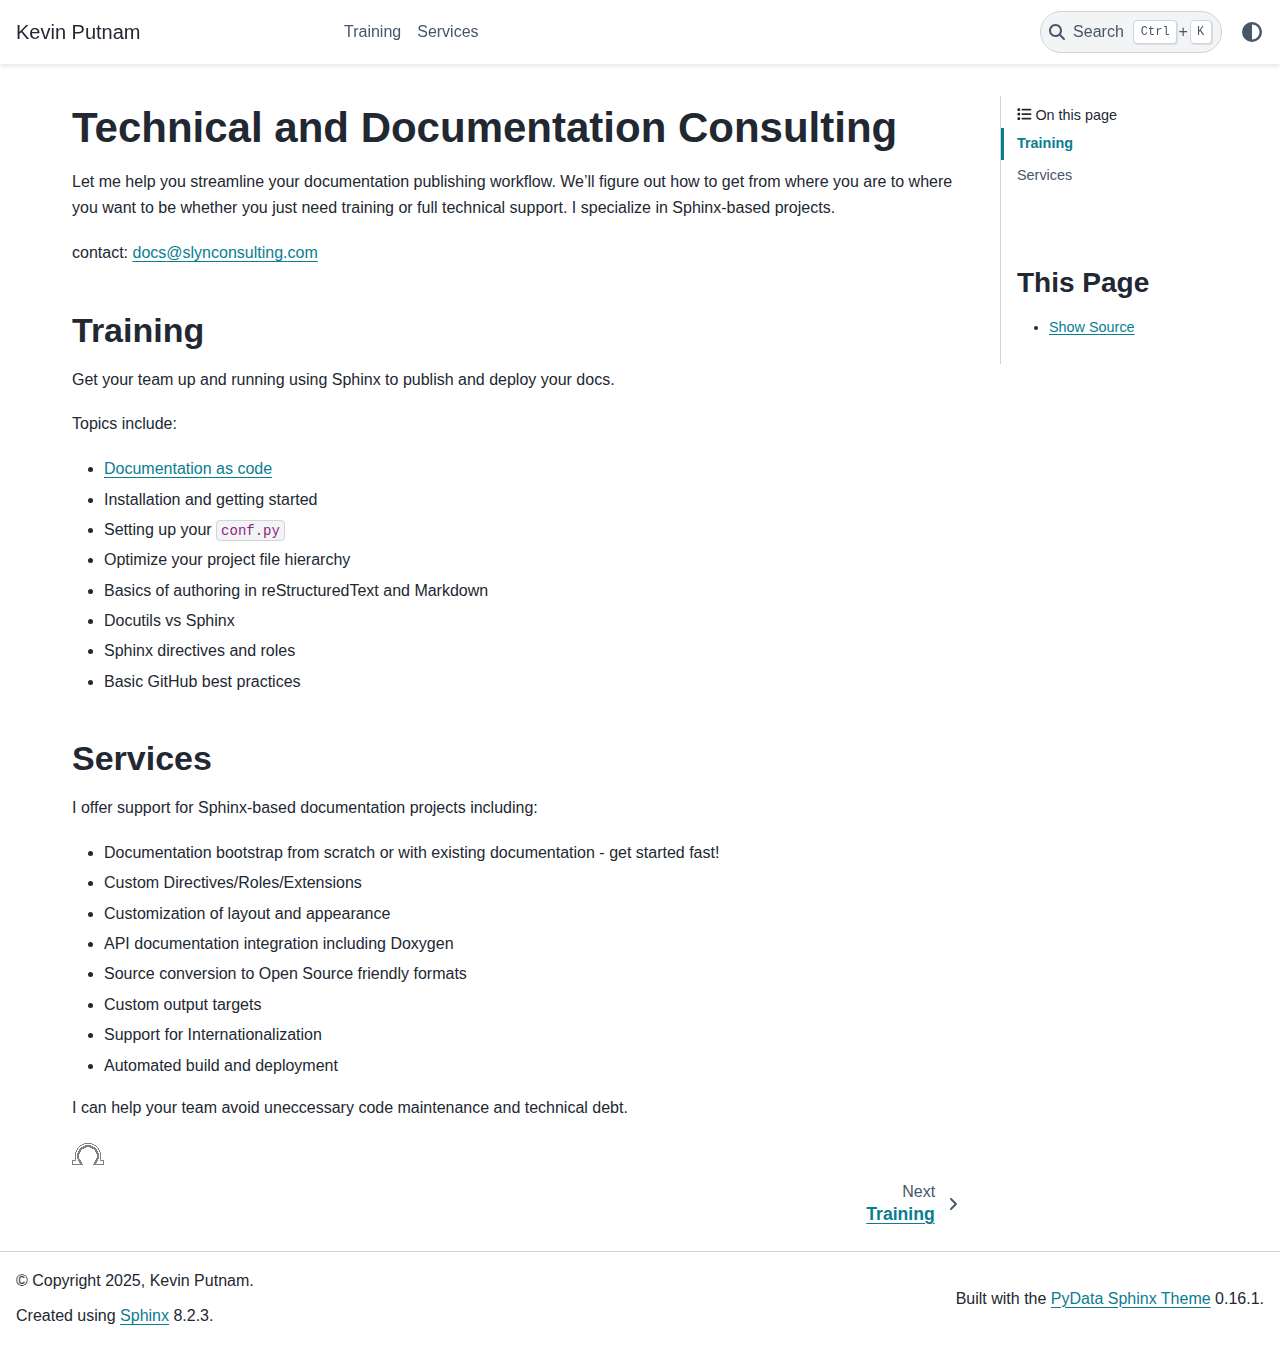
<file: index.html>
<!DOCTYPE html>


<html lang="en" data-content_root="./" >

  <head>
    <meta charset="utf-8" />
    <meta name="viewport" content="width=device-width, initial-scale=1.0" /><meta name="viewport" content="width=device-width, initial-scale=1" />

    <title>Technical and Documentation Consulting &#8212; Kevin Putnam  documentation</title>
  
  
  
  <script data-cfasync="false">
    document.documentElement.dataset.mode = localStorage.getItem("mode") || "";
    document.documentElement.dataset.theme = localStorage.getItem("theme") || "";
  </script>
  <!--
    this give us a css class that will be invisible only if js is disabled
  -->
  <noscript>
    <style>
      .pst-js-only { display: none !important; }

    </style>
  </noscript>
  
  <!-- Loaded before other Sphinx assets -->
  <link href="_static/styles/theme.css?digest=8878045cc6db502f8baf" rel="stylesheet" />
<link href="_static/styles/pydata-sphinx-theme.css?digest=8878045cc6db502f8baf" rel="stylesheet" />

    <link rel="stylesheet" type="text/css" href="_static/pygments.css?v=8f2a1f02" />
    <link rel="stylesheet" type="text/css" href="_static/sphinx-design.min.css?v=95c83b7e" />
    <link rel="stylesheet" type="text/css" href="_static/override.css?v=800aa44b" />
  
  <!-- So that users can add custom icons -->
  <script src="_static/scripts/fontawesome.js?digest=8878045cc6db502f8baf"></script>
  <!-- Pre-loaded scripts that we'll load fully later -->
  <link rel="preload" as="script" href="_static/scripts/bootstrap.js?digest=8878045cc6db502f8baf" />
<link rel="preload" as="script" href="_static/scripts/pydata-sphinx-theme.js?digest=8878045cc6db502f8baf" />

    <script src="_static/documentation_options.js?v=5929fcd5"></script>
    <script src="_static/doctools.js?v=9bcbadda"></script>
    <script src="_static/sphinx_highlight.js?v=dc90522c"></script>
    <script src="_static/design-tabs.js?v=f930bc37"></script>
    <script>DOCUMENTATION_OPTIONS.pagename = 'index';</script>
    <link rel="index" title="Index" href="genindex.html" />
    <link rel="search" title="Search" href="search.html" />
    <link rel="next" title="Training" href="training.html" />
    
  <meta name="viewport" content="width=device-width, initial-scale=1"/>
  <meta name="docsearch:language" content="en"/>
  <meta name="docsearch:version" content="" /> 
    <link rel="preconnect" href="https://fonts.googleapis.com">
    <link rel="preconnect" href="https://fonts.gstatic.com" crossorigin>
    <link href="https://fonts.googleapis.com/css2?family=Tiny5&display=swap" rel="stylesheet">

  </head>
  
  
  <body data-bs-spy="scroll" data-bs-target=".bd-toc-nav" data-offset="180" data-bs-root-margin="0px 0px -60%" data-default-mode="">

  
  
  <div id="pst-skip-link" class="skip-link d-print-none"><a href="#main-content">Skip to main content</a></div>
  
  <div id="pst-scroll-pixel-helper"></div>
  
  <button type="button" class="btn rounded-pill" id="pst-back-to-top">
    <i class="fa-solid fa-arrow-up"></i>Back to top</button>

  
  <dialog id="pst-search-dialog">
    
<form class="bd-search d-flex align-items-center"
      action="search.html"
      method="get">
  <i class="fa-solid fa-magnifying-glass"></i>
  <input type="search"
         class="form-control"
         name="q"
         placeholder="Search the docs ..."
         aria-label="Search the docs ..."
         autocomplete="off"
         autocorrect="off"
         autocapitalize="off"
         spellcheck="false"/>
  <span class="search-button__kbd-shortcut"><kbd class="kbd-shortcut__modifier">Ctrl</kbd>+<kbd>K</kbd></span>
</form>
  </dialog>

  <div class="pst-async-banner-revealer d-none">
  <aside id="bd-header-version-warning" class="d-none d-print-none" aria-label="Version warning"></aside>
</div>

  
    <header class="bd-header navbar navbar-expand-lg bd-navbar d-print-none">
<div class="bd-header__inner bd-page-width">
  <button class="pst-navbar-icon sidebar-toggle primary-toggle" aria-label="Site navigation">
    <span class="fa-solid fa-bars"></span>
  </button>
  
  
  <div class="col-lg-3 navbar-header-items__start">
    
      <div class="navbar-item">

  
    
  

<a class="navbar-brand logo" href="#">
  
  
  
  
  
  
    <p class="title logo__title">Kevin Putnam</p>
  
</a></div>
    
  </div>
  
  <div class="col-lg-9 navbar-header-items">
    
    <div class="me-auto navbar-header-items__center">
      
        <div class="navbar-item">
<nav>
  <ul class="bd-navbar-elements navbar-nav">
    
<li class="nav-item ">
  <a class="nav-link nav-internal" href="training.html">
    Training
  </a>
</li>


<li class="nav-item ">
  <a class="nav-link nav-internal" href="services.html">
    Services
  </a>
</li>

  </ul>
</nav></div>
      
    </div>
    
    
    <div class="navbar-header-items__end">
      
        <div class="navbar-item navbar-persistent--container">
          

<button class="btn search-button-field search-button__button pst-js-only" title="Search" aria-label="Search" data-bs-placement="bottom" data-bs-toggle="tooltip">
 <i class="fa-solid fa-magnifying-glass"></i>
 <span class="search-button__default-text">Search</span>
 <span class="search-button__kbd-shortcut"><kbd class="kbd-shortcut__modifier">Ctrl</kbd>+<kbd class="kbd-shortcut__modifier">K</kbd></span>
</button>
        </div>
      
      
        <div class="navbar-item">

<button class="btn btn-sm nav-link pst-navbar-icon theme-switch-button pst-js-only" aria-label="Color mode" data-bs-title="Color mode"  data-bs-placement="bottom" data-bs-toggle="tooltip">
  <i class="theme-switch fa-solid fa-sun                fa-lg" data-mode="light" title="Light"></i>
  <i class="theme-switch fa-solid fa-moon               fa-lg" data-mode="dark"  title="Dark"></i>
  <i class="theme-switch fa-solid fa-circle-half-stroke fa-lg" data-mode="auto"  title="System Settings"></i>
</button></div>
      
    </div>
    
  </div>
  
  
    <div class="navbar-persistent--mobile">

<button class="btn search-button-field search-button__button pst-js-only" title="Search" aria-label="Search" data-bs-placement="bottom" data-bs-toggle="tooltip">
 <i class="fa-solid fa-magnifying-glass"></i>
 <span class="search-button__default-text">Search</span>
 <span class="search-button__kbd-shortcut"><kbd class="kbd-shortcut__modifier">Ctrl</kbd>+<kbd class="kbd-shortcut__modifier">K</kbd></span>
</button>
    </div>
  

  
    <button class="pst-navbar-icon sidebar-toggle secondary-toggle" aria-label="On this page">
      <span class="fa-solid fa-outdent"></span>
    </button>
  
</div>

    </header>
  

  <div class="bd-container">
    <div class="bd-container__inner bd-page-width">
      
      
      
        
      
      <dialog id="pst-primary-sidebar-modal"></dialog>
      <div id="pst-primary-sidebar" class="bd-sidebar-primary bd-sidebar hide-on-wide">
        

  
  <div class="sidebar-header-items sidebar-primary__section">
    
    
      <div class="sidebar-header-items__center">
        
          
          
            <div class="navbar-item">
<nav>
  <ul class="bd-navbar-elements navbar-nav">
    
<li class="nav-item ">
  <a class="nav-link nav-internal" href="training.html">
    Training
  </a>
</li>


<li class="nav-item ">
  <a class="nav-link nav-internal" href="services.html">
    Services
  </a>
</li>

  </ul>
</nav></div>
          
        
      </div>
    
    
    
      <div class="sidebar-header-items__end">
        
          <div class="navbar-item">

<button class="btn btn-sm nav-link pst-navbar-icon theme-switch-button pst-js-only" aria-label="Color mode" data-bs-title="Color mode"  data-bs-placement="bottom" data-bs-toggle="tooltip">
  <i class="theme-switch fa-solid fa-sun                fa-lg" data-mode="light" title="Light"></i>
  <i class="theme-switch fa-solid fa-moon               fa-lg" data-mode="dark"  title="Dark"></i>
  <i class="theme-switch fa-solid fa-circle-half-stroke fa-lg" data-mode="auto"  title="System Settings"></i>
</button></div>
        
      </div>
    
  </div>
  
  
  <div class="sidebar-primary-items__end sidebar-primary__section">
      <div class="sidebar-primary-item">
<div id="ethical-ad-placement"
      class="flat"
      data-ea-publisher="readthedocs"
      data-ea-type="readthedocs-sidebar"
      data-ea-manual="true">
</div></div>
  </div>


      </div>
      
      <main id="main-content" class="bd-main" role="main">
        
        
          <div class="bd-content">
            <div class="bd-article-container">
              
              <div class="bd-header-article d-print-none"></div>
              
              
              
                
<div id="searchbox"></div>
                <article class="bd-article">
                  
  <section id="technical-and-documentation-consulting">
<h1>Technical and Documentation Consulting<a class="headerlink" href="#technical-and-documentation-consulting" title="Link to this heading">#</a></h1>
<p>Let me help you streamline your documentation publishing workflow. We’ll figure out how to get from where you are to where you want to be whether you just need training or full technical support. I specialize in Sphinx-based projects.</p>
<p>contact: <a class="reference external" href="mailto:docs&#37;&#52;&#48;slynconsulting&#46;com">docs<span>&#64;</span>slynconsulting<span>&#46;</span>com</a></p>
<section id="training">
<h2>Training<a class="headerlink" href="#training" title="Link to this heading">#</a></h2>
<p>Get your team up and running using Sphinx to publish and deploy your docs.</p>
<p>Topics include:</p>
<ul class="simple">
<li><p><a class="reference internal" href="docs_as_code.html"><span class="std std-doc">Documentation as code</span></a></p></li>
<li><p>Installation and getting started</p></li>
<li><p>Setting up your <code class="docutils literal notranslate"><span class="pre">conf.py</span></code></p></li>
<li><p>Optimize your project file hierarchy</p></li>
<li><p>Basics of authoring in reStructuredText and Markdown</p></li>
<li><p>Docutils vs Sphinx</p></li>
<li><p>Sphinx directives and roles</p></li>
<li><p>Basic GitHub best practices</p></li>
</ul>
</section>
<section id="services">
<h2>Services<a class="headerlink" href="#services" title="Link to this heading">#</a></h2>
<p>I offer support for Sphinx-based documentation projects including:</p>
<ul class="simple">
<li><p>Documentation bootstrap from scratch or with existing documentation - get started fast!</p></li>
<li><p>Custom Directives/Roles/Extensions</p></li>
<li><p>Customization of layout and appearance</p></li>
<li><p>API documentation integration including Doxygen</p></li>
<li><p>Source conversion to Open Source friendly formats</p></li>
<li><p>Custom output targets</p></li>
<li><p>Support for Internationalization</p></li>
<li><p>Automated build and deployment</p></li>
</ul>
<p>I can help your team avoid uneccessary code maintenance and technical debt.</p>
<div class="toctree-wrapper compound">
</div>
<a class="reference external image-reference" href="other.html"><img alt="moongate" src="_images/moongate.png" />
</a>
</section>
</section>


                </article>
              
              
              
              
              
                <footer class="prev-next-footer d-print-none">
                  
<div class="prev-next-area">
    <a class="right-next"
       href="training.html"
       title="next page">
      <div class="prev-next-info">
        <p class="prev-next-subtitle">next</p>
        <p class="prev-next-title">Training</p>
      </div>
      <i class="fa-solid fa-angle-right"></i>
    </a>
</div>
                </footer>
              
            </div>
            
            
              
                <dialog id="pst-secondary-sidebar-modal"></dialog>
                <div id="pst-secondary-sidebar" class="bd-sidebar-secondary bd-toc"><div class="sidebar-secondary-items sidebar-secondary__inner">


  <div class="sidebar-secondary-item">
<div
    id="pst-page-navigation-heading-2"
    class="page-toc tocsection onthispage">
    <i class="fa-solid fa-list"></i> On this page
  </div>
  <nav class="bd-toc-nav page-toc" aria-labelledby="pst-page-navigation-heading-2">
    <ul class="visible nav section-nav flex-column">
<li class="toc-h2 nav-item toc-entry"><a class="reference internal nav-link" href="#training">Training</a></li>
<li class="toc-h2 nav-item toc-entry"><a class="reference internal nav-link" href="#services">Services</a></li>
</ul>
  </nav></div>

  <div class="sidebar-secondary-item">
  <div role="note" aria-label="source link">
    <h3>This Page</h3>
    <ul class="this-page-menu">
      <li><a href="_sources/index.md.txt"
            rel="nofollow">Show Source</a></li>
    </ul>
   </div></div>

</div></div>
              
            
          </div>
          <footer class="bd-footer-content">
            
          </footer>
        
      </main>
    </div>
  </div>
  
  <!-- Scripts loaded after <body> so the DOM is not blocked -->
  <script defer src="_static/scripts/bootstrap.js?digest=8878045cc6db502f8baf"></script>
<script defer src="_static/scripts/pydata-sphinx-theme.js?digest=8878045cc6db502f8baf"></script>

  <footer class="bd-footer">
<div class="bd-footer__inner bd-page-width">
  
    <div class="footer-items__start">
      
        <div class="footer-item">

  <p class="copyright">
    
      © Copyright 2025, Kevin Putnam.
      <br/>
    
  </p>
</div>
      
        <div class="footer-item">

  <p class="sphinx-version">
    Created using <a href="https://www.sphinx-doc.org/">Sphinx</a> 8.2.3.
    <br/>
  </p>
</div>
      
    </div>
  
  
  
    <div class="footer-items__end">
      
        <div class="footer-item">
<p class="theme-version">
  <!-- # L10n: Setting the PST URL as an argument as this does not need to be localized -->
  Built with the <a href="https://pydata-sphinx-theme.readthedocs.io/en/stable/index.html">PyData Sphinx Theme</a> 0.16.1.
</p></div>
      
    </div>
  
</div>

  </footer>
  </body>
</html>
</file>
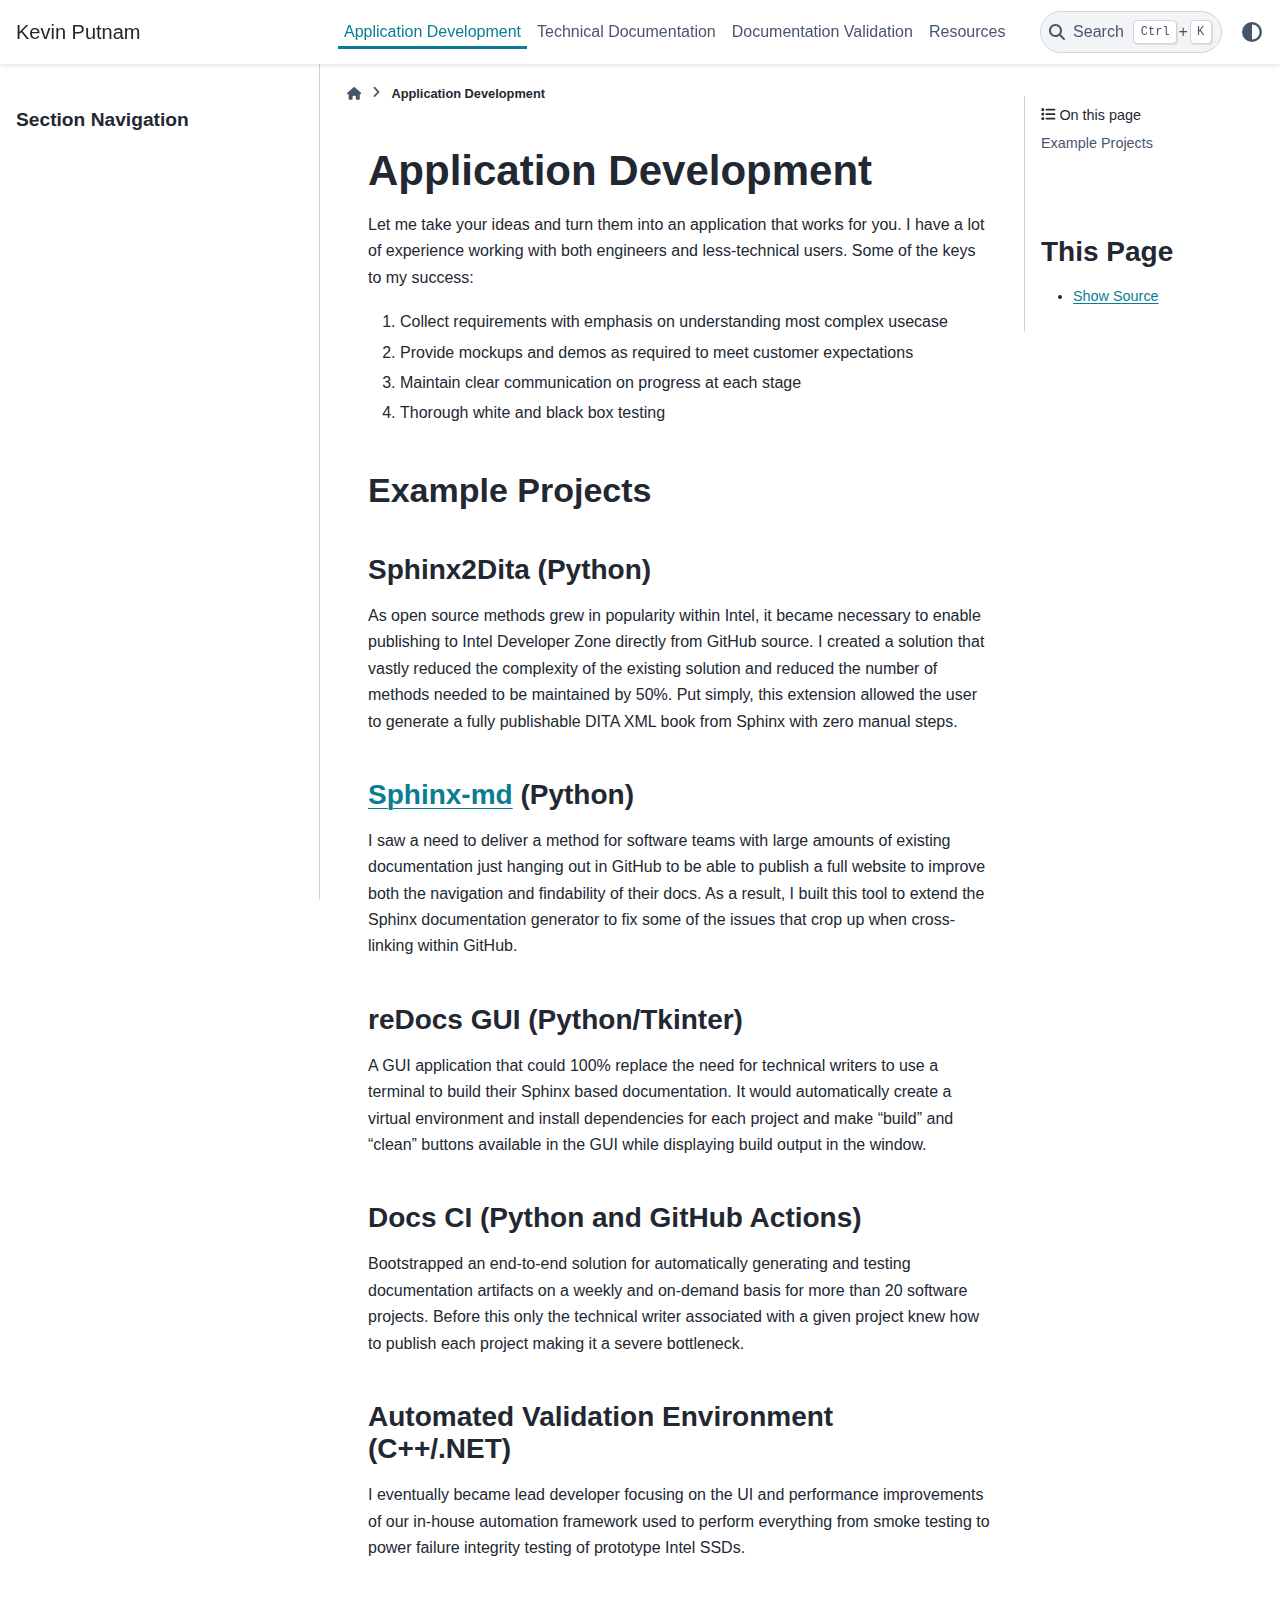
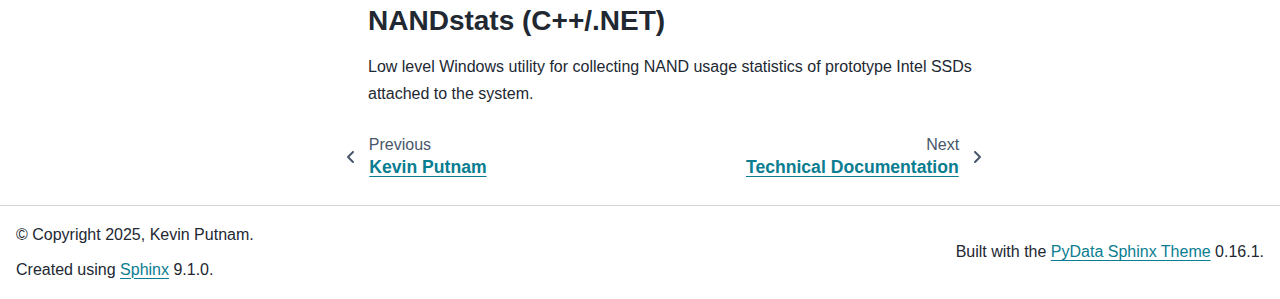
<file: app_dev.html>
<!DOCTYPE html>


<html lang="en" data-content_root="./" >

  <head>
    <meta charset="utf-8" />
    <meta name="viewport" content="width=device-width, initial-scale=1.0" /><meta name="viewport" content="width=device-width, initial-scale=1" />

    <title>Application Development &#8212; Kevin Putnam  documentation</title>
  
  
  
  <script data-cfasync="false">
    document.documentElement.dataset.mode = localStorage.getItem("mode") || "";
    document.documentElement.dataset.theme = localStorage.getItem("theme") || "";
  </script>
  <!--
    this give us a css class that will be invisible only if js is disabled
  -->
  <noscript>
    <style>
      .pst-js-only { display: none !important; }

    </style>
  </noscript>
  
  <!-- Loaded before other Sphinx assets -->
  <link href="_static/styles/theme.css?digest=8878045cc6db502f8baf" rel="stylesheet" />
<link href="_static/styles/pydata-sphinx-theme.css?digest=8878045cc6db502f8baf" rel="stylesheet" />

    <link rel="stylesheet" type="text/css" href="_static/pygments.css?v=8f2a1f02" />
    <link rel="stylesheet" type="text/css" href="_static/sphinx-design.min.css?v=95c83b7e" />
    <link rel="stylesheet" type="text/css" href="_static/override.css?v=800aa44b" />
  
  <!-- So that users can add custom icons -->
  <script src="_static/scripts/fontawesome.js?digest=8878045cc6db502f8baf"></script>
  <!-- Pre-loaded scripts that we'll load fully later -->
  <link rel="preload" as="script" href="_static/scripts/bootstrap.js?digest=8878045cc6db502f8baf" />
<link rel="preload" as="script" href="_static/scripts/pydata-sphinx-theme.js?digest=8878045cc6db502f8baf" />

    <script src="_static/documentation_options.js?v=5929fcd5"></script>
    <script src="_static/doctools.js?v=fd6eb6e6"></script>
    <script src="_static/sphinx_highlight.js?v=6ffebe34"></script>
    <script src="_static/design-tabs.js?v=f930bc37"></script>
    <script>DOCUMENTATION_OPTIONS.pagename = 'app_dev';</script>
    <link rel="index" title="Index" href="genindex.html" />
    <link rel="search" title="Search" href="search.html" />
    <link rel="next" title="Technical Documentation" href="tech_docs.html" />
    <link rel="prev" title="Kevin Putnam" href="index.html" />
    
  <meta name="viewport" content="width=device-width, initial-scale=1"/>
  <meta name="docsearch:language" content="en"/>
  <meta name="docsearch:version" content="" /> 
    <link rel="preconnect" href="https://fonts.googleapis.com">
    <link rel="preconnect" href="https://fonts.gstatic.com" crossorigin>
    <link href="https://fonts.googleapis.com/css2?family=Tiny5&display=swap" rel="stylesheet">

  </head>
  
  
  <body data-bs-spy="scroll" data-bs-target=".bd-toc-nav" data-offset="180" data-bs-root-margin="0px 0px -60%" data-default-mode="">

  
  
  <div id="pst-skip-link" class="skip-link d-print-none"><a href="#main-content">Skip to main content</a></div>
  
  <div id="pst-scroll-pixel-helper"></div>
  
  <button type="button" class="btn rounded-pill" id="pst-back-to-top">
    <i class="fa-solid fa-arrow-up"></i>Back to top</button>

  
  <dialog id="pst-search-dialog">
    
<form class="bd-search d-flex align-items-center"
      action="search.html"
      method="get">
  <i class="fa-solid fa-magnifying-glass"></i>
  <input type="search"
         class="form-control"
         name="q"
         placeholder="Search the docs ..."
         aria-label="Search the docs ..."
         autocomplete="off"
         autocorrect="off"
         autocapitalize="off"
         spellcheck="false"/>
  <span class="search-button__kbd-shortcut"><kbd class="kbd-shortcut__modifier">Ctrl</kbd>+<kbd>K</kbd></span>
</form>
  </dialog>

  <div class="pst-async-banner-revealer d-none">
  <aside id="bd-header-version-warning" class="d-none d-print-none" aria-label="Version warning"></aside>
</div>

  
    <header class="bd-header navbar navbar-expand-lg bd-navbar d-print-none">
<div class="bd-header__inner bd-page-width">
  <button class="pst-navbar-icon sidebar-toggle primary-toggle" aria-label="Site navigation">
    <span class="fa-solid fa-bars"></span>
  </button>
  
  
  <div class="col-lg-3 navbar-header-items__start">
    
      <div class="navbar-item">

  
    
  

<a class="navbar-brand logo" href="index.html">
  
  
  
  
  
  
    <p class="title logo__title">Kevin Putnam</p>
  
</a></div>
    
  </div>
  
  <div class="col-lg-9 navbar-header-items">
    
    <div class="me-auto navbar-header-items__center">
      
        <div class="navbar-item">
<nav>
  <ul class="bd-navbar-elements navbar-nav">
    
<li class="nav-item current active">
  <a class="nav-link nav-internal" href="#">
    Application Development
  </a>
</li>


<li class="nav-item ">
  <a class="nav-link nav-internal" href="tech_docs.html">
    Technical Documentation
  </a>
</li>


<li class="nav-item ">
  <a class="nav-link nav-internal" href="validation.html">
    Documentation Validation
  </a>
</li>


<li class="nav-item ">
  <a class="nav-link nav-internal" href="resources.html">
    Resources
  </a>
</li>

  </ul>
</nav></div>
      
    </div>
    
    
    <div class="navbar-header-items__end">
      
        <div class="navbar-item navbar-persistent--container">
          

<button class="btn search-button-field search-button__button pst-js-only" title="Search" aria-label="Search" data-bs-placement="bottom" data-bs-toggle="tooltip">
 <i class="fa-solid fa-magnifying-glass"></i>
 <span class="search-button__default-text">Search</span>
 <span class="search-button__kbd-shortcut"><kbd class="kbd-shortcut__modifier">Ctrl</kbd>+<kbd class="kbd-shortcut__modifier">K</kbd></span>
</button>
        </div>
      
      
        <div class="navbar-item">

<button class="btn btn-sm nav-link pst-navbar-icon theme-switch-button pst-js-only" aria-label="Color mode" data-bs-title="Color mode"  data-bs-placement="bottom" data-bs-toggle="tooltip">
  <i class="theme-switch fa-solid fa-sun                fa-lg" data-mode="light" title="Light"></i>
  <i class="theme-switch fa-solid fa-moon               fa-lg" data-mode="dark"  title="Dark"></i>
  <i class="theme-switch fa-solid fa-circle-half-stroke fa-lg" data-mode="auto"  title="System Settings"></i>
</button></div>
      
    </div>
    
  </div>
  
  
    <div class="navbar-persistent--mobile">

<button class="btn search-button-field search-button__button pst-js-only" title="Search" aria-label="Search" data-bs-placement="bottom" data-bs-toggle="tooltip">
 <i class="fa-solid fa-magnifying-glass"></i>
 <span class="search-button__default-text">Search</span>
 <span class="search-button__kbd-shortcut"><kbd class="kbd-shortcut__modifier">Ctrl</kbd>+<kbd class="kbd-shortcut__modifier">K</kbd></span>
</button>
    </div>
  

  
    <button class="pst-navbar-icon sidebar-toggle secondary-toggle" aria-label="On this page">
      <span class="fa-solid fa-outdent"></span>
    </button>
  
</div>

    </header>
  

  <div class="bd-container">
    <div class="bd-container__inner bd-page-width">
      
      
      
      <dialog id="pst-primary-sidebar-modal"></dialog>
      <div id="pst-primary-sidebar" class="bd-sidebar-primary bd-sidebar">
        

  
  <div class="sidebar-header-items sidebar-primary__section">
    
    
      <div class="sidebar-header-items__center">
        
          
          
            <div class="navbar-item">
<nav>
  <ul class="bd-navbar-elements navbar-nav">
    
<li class="nav-item current active">
  <a class="nav-link nav-internal" href="#">
    Application Development
  </a>
</li>


<li class="nav-item ">
  <a class="nav-link nav-internal" href="tech_docs.html">
    Technical Documentation
  </a>
</li>


<li class="nav-item ">
  <a class="nav-link nav-internal" href="validation.html">
    Documentation Validation
  </a>
</li>


<li class="nav-item ">
  <a class="nav-link nav-internal" href="resources.html">
    Resources
  </a>
</li>

  </ul>
</nav></div>
          
        
      </div>
    
    
    
      <div class="sidebar-header-items__end">
        
          <div class="navbar-item">

<button class="btn btn-sm nav-link pst-navbar-icon theme-switch-button pst-js-only" aria-label="Color mode" data-bs-title="Color mode"  data-bs-placement="bottom" data-bs-toggle="tooltip">
  <i class="theme-switch fa-solid fa-sun                fa-lg" data-mode="light" title="Light"></i>
  <i class="theme-switch fa-solid fa-moon               fa-lg" data-mode="dark"  title="Dark"></i>
  <i class="theme-switch fa-solid fa-circle-half-stroke fa-lg" data-mode="auto"  title="System Settings"></i>
</button></div>
        
      </div>
    
  </div>
  
    <div class="sidebar-primary-items__start sidebar-primary__section">
        <div class="sidebar-primary-item">
<nav class="bd-docs-nav bd-links"
     aria-label="Section Navigation">
  <p class="bd-links__title" role="heading" aria-level="1">Section Navigation</p>
  <div class="bd-toc-item navbar-nav"></div>
</nav></div>
    </div>
  
  
  <div class="sidebar-primary-items__end sidebar-primary__section">
      <div class="sidebar-primary-item">
<div id="ethical-ad-placement"
      class="flat"
      data-ea-publisher="readthedocs"
      data-ea-type="readthedocs-sidebar"
      data-ea-manual="true">
</div></div>
  </div>


      </div>
      
      <main id="main-content" class="bd-main" role="main">
        
        
          <div class="bd-content">
            <div class="bd-article-container">
              
              <div class="bd-header-article d-print-none">
<div class="header-article-items header-article__inner">
  
    <div class="header-article-items__start">
      
        <div class="header-article-item">

<nav aria-label="Breadcrumb" class="d-print-none">
  <ul class="bd-breadcrumbs">
    
    <li class="breadcrumb-item breadcrumb-home">
      <a href="index.html" class="nav-link" aria-label="Home">
        <i class="fa-solid fa-home"></i>
      </a>
    </li>
    <li class="breadcrumb-item active" aria-current="page"><span class="ellipsis">Application Development</span></li>
  </ul>
</nav>
</div>
      
    </div>
  
  
</div>
</div>
              
              
              
                
<div id="searchbox"></div>
                <article class="bd-article">
                  
  <section id="application-development">
<h1>Application Development<a class="headerlink" href="#application-development" title="Link to this heading">#</a></h1>
<p>Let me take your ideas and turn them into an application that works for you. I
have a lot of experience working with both engineers and less-technical users.
Some of the keys to my success:</p>
<ol class="arabic simple">
<li><p>Collect requirements with emphasis on understanding most complex usecase</p></li>
<li><p>Provide mockups and demos as required to meet customer expectations</p></li>
<li><p>Maintain clear communication on progress at each stage</p></li>
<li><p>Thorough white and black box testing</p></li>
</ol>
<section id="example-projects">
<h2>Example Projects<a class="headerlink" href="#example-projects" title="Link to this heading">#</a></h2>
<section id="sphinx2dita-python">
<h3>Sphinx2Dita (Python)<a class="headerlink" href="#sphinx2dita-python" title="Link to this heading">#</a></h3>
<p>As open source methods grew in popularity within Intel, it became necessary to
enable publishing to Intel Developer Zone directly from GitHub source. I
created a solution that vastly reduced the complexity of the existing solution
and reduced the number of methods needed to be maintained by 50%. Put simply,
this extension allowed the user to generate a fully publishable DITA XML book
from Sphinx with zero manual steps.</p>
</section>
<section id="sphinx-md-python">
<h3><a class="reference external" href="https://pypi.org/project/sphinx-md/">Sphinx-md</a> (Python)<a class="headerlink" href="#sphinx-md-python" title="Link to this heading">#</a></h3>
<p>I saw a need to deliver a method for software teams with large amounts of
existing documentation just hanging out in GitHub to be able to publish a full
website to improve both the navigation and findability of their docs. As a
result, I built this tool to extend the Sphinx documentation generator to fix
some of the issues that crop up when cross-linking within GitHub.</p>
</section>
<section id="redocs-gui-python-tkinter">
<h3>reDocs GUI (Python/Tkinter)<a class="headerlink" href="#redocs-gui-python-tkinter" title="Link to this heading">#</a></h3>
<p>A GUI application that could 100% replace the need for technical writers to use
a terminal to build their Sphinx based documentation. It would automatically
create a virtual environment and install dependencies for each project and make
“build” and “clean” buttons available in the GUI while displaying build output
in the window.</p>
</section>
<section id="docs-ci-python-and-github-actions">
<h3>Docs CI (Python and GitHub Actions)<a class="headerlink" href="#docs-ci-python-and-github-actions" title="Link to this heading">#</a></h3>
<p>Bootstrapped an end-to-end solution for automatically generating and testing
documentation artifacts on a weekly and on-demand basis for more than 20
software projects. Before this only the technical writer associated with a
given project knew how to publish each project making it a severe bottleneck.</p>
</section>
<section id="automated-validation-environment-c-net">
<h3>Automated Validation Environment (C++/.NET)<a class="headerlink" href="#automated-validation-environment-c-net" title="Link to this heading">#</a></h3>
<p>I eventually became lead developer focusing on
the UI and performance improvements of our in-house automation framework used
to perform everything from smoke testing to power failure integrity testing of
prototype Intel SSDs.</p>
</section>
<section id="nandstats-c-net">
<h3>NANDstats (C++/.NET)<a class="headerlink" href="#nandstats-c-net" title="Link to this heading">#</a></h3>
<p>Low level Windows utility for collecting NAND usage statistics of prototype
Intel SSDs attached to the system.</p>
</section>
</section>
</section>


                </article>
              
              
              
              
              
                <footer class="prev-next-footer d-print-none">
                  
<div class="prev-next-area">
    <a class="left-prev"
       href="index.html"
       title="previous page">
      <i class="fa-solid fa-angle-left"></i>
      <div class="prev-next-info">
        <p class="prev-next-subtitle">previous</p>
        <p class="prev-next-title">Kevin Putnam</p>
      </div>
    </a>
    <a class="right-next"
       href="tech_docs.html"
       title="next page">
      <div class="prev-next-info">
        <p class="prev-next-subtitle">next</p>
        <p class="prev-next-title">Technical Documentation</p>
      </div>
      <i class="fa-solid fa-angle-right"></i>
    </a>
</div>
                </footer>
              
            </div>
            
            
              
                <dialog id="pst-secondary-sidebar-modal"></dialog>
                <div id="pst-secondary-sidebar" class="bd-sidebar-secondary bd-toc"><div class="sidebar-secondary-items sidebar-secondary__inner">


  <div class="sidebar-secondary-item">
<div
    id="pst-page-navigation-heading-2"
    class="page-toc tocsection onthispage">
    <i class="fa-solid fa-list"></i> On this page
  </div>
  <nav class="bd-toc-nav page-toc" aria-labelledby="pst-page-navigation-heading-2">
    <ul class="visible nav section-nav flex-column">
<li class="toc-h2 nav-item toc-entry"><a class="reference internal nav-link" href="#example-projects">Example Projects</a><ul class="nav section-nav flex-column">
<li class="toc-h3 nav-item toc-entry"><a class="reference internal nav-link" href="#sphinx2dita-python">Sphinx2Dita (Python)</a></li>
<li class="toc-h3 nav-item toc-entry"><a class="reference internal nav-link" href="#sphinx-md-python">Sphinx-md (Python)</a></li>
<li class="toc-h3 nav-item toc-entry"><a class="reference internal nav-link" href="#redocs-gui-python-tkinter">reDocs GUI (Python/Tkinter)</a></li>
<li class="toc-h3 nav-item toc-entry"><a class="reference internal nav-link" href="#docs-ci-python-and-github-actions">Docs CI (Python and GitHub Actions)</a></li>
<li class="toc-h3 nav-item toc-entry"><a class="reference internal nav-link" href="#automated-validation-environment-c-net">Automated Validation Environment (C++/.NET)</a></li>
<li class="toc-h3 nav-item toc-entry"><a class="reference internal nav-link" href="#nandstats-c-net">NANDstats (C++/.NET)</a></li>
</ul>
</li>
</ul>
  </nav></div>

  <div class="sidebar-secondary-item">
  <div role="note" aria-label="source link">
    <h3>This Page</h3>
    <ul class="this-page-menu">
      <li><a href="_sources/app_dev.md.txt"
            rel="nofollow">Show Source</a></li>
    </ul>
   </div></div>

</div></div>
              
            
          </div>
          <footer class="bd-footer-content">
            
          </footer>
        
      </main>
    </div>
  </div>
  
  <!-- Scripts loaded after <body> so the DOM is not blocked -->
  <script defer src="_static/scripts/bootstrap.js?digest=8878045cc6db502f8baf"></script>
<script defer src="_static/scripts/pydata-sphinx-theme.js?digest=8878045cc6db502f8baf"></script>

  <footer class="bd-footer">
<div class="bd-footer__inner bd-page-width">
  
    <div class="footer-items__start">
      
        <div class="footer-item">

  <p class="copyright">
    
      © Copyright 2025, Kevin Putnam.
      <br/>
    
  </p>
</div>
      
        <div class="footer-item">

  <p class="sphinx-version">
    Created using <a href="https://www.sphinx-doc.org/">Sphinx</a> 9.1.0.
    <br/>
  </p>
</div>
      
    </div>
  
  
  
    <div class="footer-items__end">
      
        <div class="footer-item">
<p class="theme-version">
  <!-- # L10n: Setting the PST URL as an argument as this does not need to be localized -->
  Built with the <a href="https://pydata-sphinx-theme.readthedocs.io/en/stable/index.html">PyData Sphinx Theme</a> 0.16.1.
</p></div>
      
    </div>
  
</div>

  </footer>
  </body>
</html>
</file>
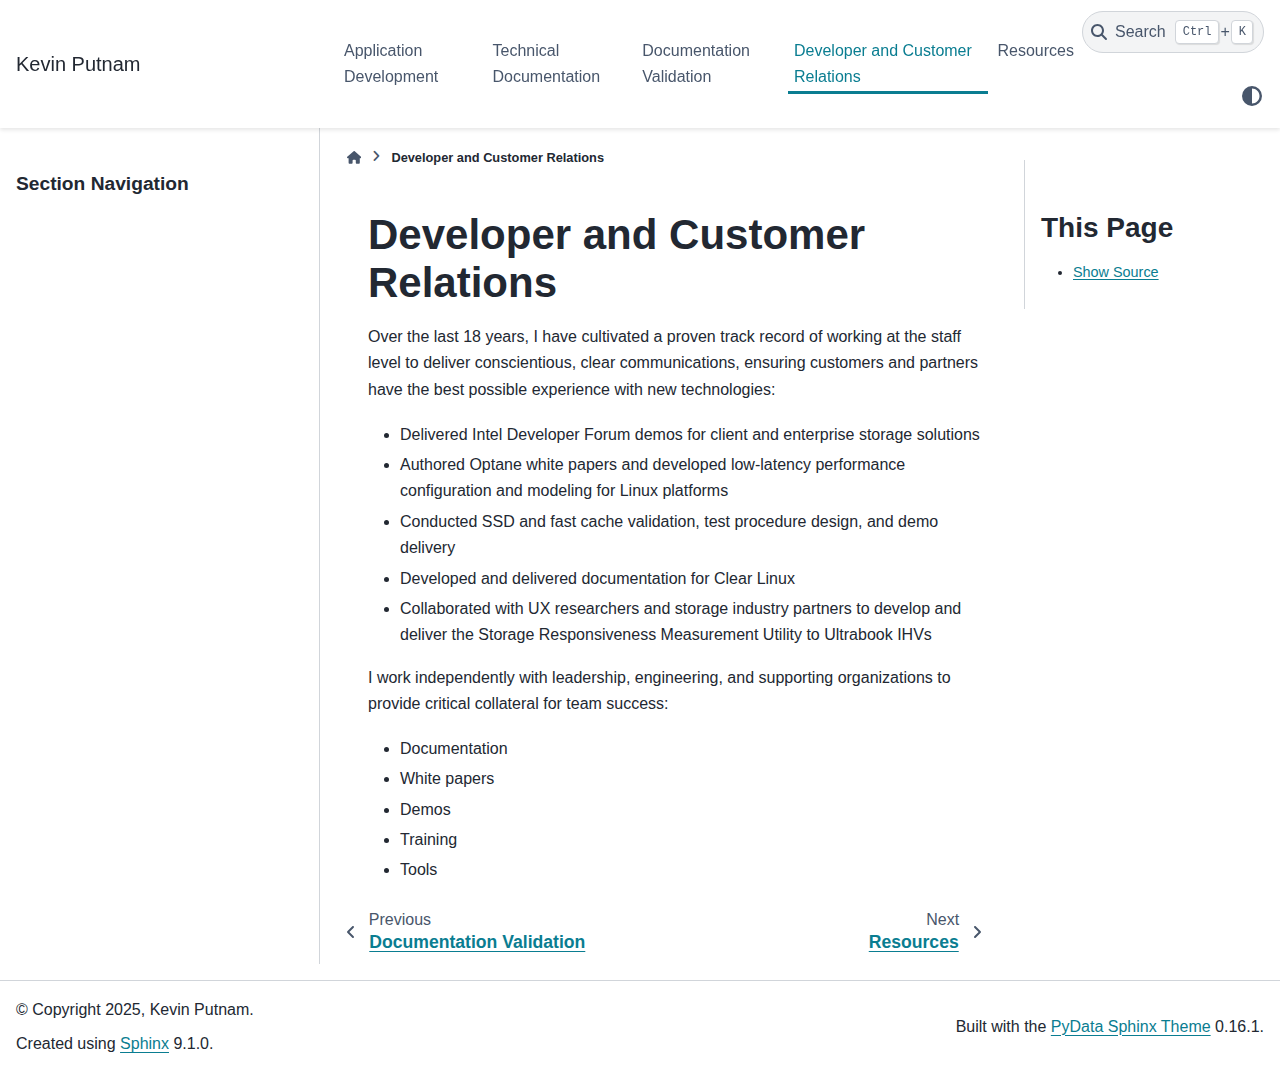
<file: dev_rel.html>
<!DOCTYPE html>


<html lang="en" data-content_root="./" >

  <head>
    <meta charset="utf-8" />
    <meta name="viewport" content="width=device-width, initial-scale=1.0" /><meta name="viewport" content="width=device-width, initial-scale=1" />

    <title>Developer and Customer Relations &#8212; Kevin Putnam  documentation</title>
  
  
  
  <script data-cfasync="false">
    document.documentElement.dataset.mode = localStorage.getItem("mode") || "";
    document.documentElement.dataset.theme = localStorage.getItem("theme") || "";
  </script>
  <!--
    this give us a css class that will be invisible only if js is disabled
  -->
  <noscript>
    <style>
      .pst-js-only { display: none !important; }

    </style>
  </noscript>
  
  <!-- Loaded before other Sphinx assets -->
  <link href="_static/styles/theme.css?digest=8878045cc6db502f8baf" rel="stylesheet" />
<link href="_static/styles/pydata-sphinx-theme.css?digest=8878045cc6db502f8baf" rel="stylesheet" />

    <link rel="stylesheet" type="text/css" href="_static/pygments.css?v=8f2a1f02" />
    <link rel="stylesheet" type="text/css" href="_static/sphinx-design.min.css?v=95c83b7e" />
    <link rel="stylesheet" type="text/css" href="_static/override.css?v=800aa44b" />
  
  <!-- So that users can add custom icons -->
  <script src="_static/scripts/fontawesome.js?digest=8878045cc6db502f8baf"></script>
  <!-- Pre-loaded scripts that we'll load fully later -->
  <link rel="preload" as="script" href="_static/scripts/bootstrap.js?digest=8878045cc6db502f8baf" />
<link rel="preload" as="script" href="_static/scripts/pydata-sphinx-theme.js?digest=8878045cc6db502f8baf" />

    <script src="_static/documentation_options.js?v=5929fcd5"></script>
    <script src="_static/doctools.js?v=fd6eb6e6"></script>
    <script src="_static/sphinx_highlight.js?v=6ffebe34"></script>
    <script src="_static/design-tabs.js?v=f930bc37"></script>
    <script>DOCUMENTATION_OPTIONS.pagename = 'dev_rel';</script>
    <link rel="index" title="Index" href="genindex.html" />
    <link rel="search" title="Search" href="search.html" />
    <link rel="next" title="Resources" href="resources.html" />
    <link rel="prev" title="Documentation Validation" href="validation.html" />
    
  <meta name="viewport" content="width=device-width, initial-scale=1"/>
  <meta name="docsearch:language" content="en"/>
  <meta name="docsearch:version" content="" /> 
    <link rel="preconnect" href="https://fonts.googleapis.com">
    <link rel="preconnect" href="https://fonts.gstatic.com" crossorigin>
    <link href="https://fonts.googleapis.com/css2?family=Tiny5&display=swap" rel="stylesheet">

  </head>
  
  
  <body data-bs-spy="scroll" data-bs-target=".bd-toc-nav" data-offset="180" data-bs-root-margin="0px 0px -60%" data-default-mode="">

  
  
  <div id="pst-skip-link" class="skip-link d-print-none"><a href="#main-content">Skip to main content</a></div>
  
  <div id="pst-scroll-pixel-helper"></div>
  
  <button type="button" class="btn rounded-pill" id="pst-back-to-top">
    <i class="fa-solid fa-arrow-up"></i>Back to top</button>

  
  <dialog id="pst-search-dialog">
    
<form class="bd-search d-flex align-items-center"
      action="search.html"
      method="get">
  <i class="fa-solid fa-magnifying-glass"></i>
  <input type="search"
         class="form-control"
         name="q"
         placeholder="Search the docs ..."
         aria-label="Search the docs ..."
         autocomplete="off"
         autocorrect="off"
         autocapitalize="off"
         spellcheck="false"/>
  <span class="search-button__kbd-shortcut"><kbd class="kbd-shortcut__modifier">Ctrl</kbd>+<kbd>K</kbd></span>
</form>
  </dialog>

  <div class="pst-async-banner-revealer d-none">
  <aside id="bd-header-version-warning" class="d-none d-print-none" aria-label="Version warning"></aside>
</div>

  
    <header class="bd-header navbar navbar-expand-lg bd-navbar d-print-none">
<div class="bd-header__inner bd-page-width">
  <button class="pst-navbar-icon sidebar-toggle primary-toggle" aria-label="Site navigation">
    <span class="fa-solid fa-bars"></span>
  </button>
  
  
  <div class="col-lg-3 navbar-header-items__start">
    
      <div class="navbar-item">

  
    
  

<a class="navbar-brand logo" href="index.html">
  
  
  
  
  
  
    <p class="title logo__title">Kevin Putnam</p>
  
</a></div>
    
  </div>
  
  <div class="col-lg-9 navbar-header-items">
    
    <div class="me-auto navbar-header-items__center">
      
        <div class="navbar-item">
<nav>
  <ul class="bd-navbar-elements navbar-nav">
    
<li class="nav-item ">
  <a class="nav-link nav-internal" href="app_dev.html">
    Application Development
  </a>
</li>


<li class="nav-item ">
  <a class="nav-link nav-internal" href="tech_docs.html">
    Technical Documentation
  </a>
</li>


<li class="nav-item ">
  <a class="nav-link nav-internal" href="validation.html">
    Documentation Validation
  </a>
</li>


<li class="nav-item current active">
  <a class="nav-link nav-internal" href="#">
    Developer and Customer Relations
  </a>
</li>


<li class="nav-item ">
  <a class="nav-link nav-internal" href="resources.html">
    Resources
  </a>
</li>

  </ul>
</nav></div>
      
    </div>
    
    
    <div class="navbar-header-items__end">
      
        <div class="navbar-item navbar-persistent--container">
          

<button class="btn search-button-field search-button__button pst-js-only" title="Search" aria-label="Search" data-bs-placement="bottom" data-bs-toggle="tooltip">
 <i class="fa-solid fa-magnifying-glass"></i>
 <span class="search-button__default-text">Search</span>
 <span class="search-button__kbd-shortcut"><kbd class="kbd-shortcut__modifier">Ctrl</kbd>+<kbd class="kbd-shortcut__modifier">K</kbd></span>
</button>
        </div>
      
      
        <div class="navbar-item">

<button class="btn btn-sm nav-link pst-navbar-icon theme-switch-button pst-js-only" aria-label="Color mode" data-bs-title="Color mode"  data-bs-placement="bottom" data-bs-toggle="tooltip">
  <i class="theme-switch fa-solid fa-sun                fa-lg" data-mode="light" title="Light"></i>
  <i class="theme-switch fa-solid fa-moon               fa-lg" data-mode="dark"  title="Dark"></i>
  <i class="theme-switch fa-solid fa-circle-half-stroke fa-lg" data-mode="auto"  title="System Settings"></i>
</button></div>
      
    </div>
    
  </div>
  
  
    <div class="navbar-persistent--mobile">

<button class="btn search-button-field search-button__button pst-js-only" title="Search" aria-label="Search" data-bs-placement="bottom" data-bs-toggle="tooltip">
 <i class="fa-solid fa-magnifying-glass"></i>
 <span class="search-button__default-text">Search</span>
 <span class="search-button__kbd-shortcut"><kbd class="kbd-shortcut__modifier">Ctrl</kbd>+<kbd class="kbd-shortcut__modifier">K</kbd></span>
</button>
    </div>
  

  
    <button class="pst-navbar-icon sidebar-toggle secondary-toggle" aria-label="On this page">
      <span class="fa-solid fa-outdent"></span>
    </button>
  
</div>

    </header>
  

  <div class="bd-container">
    <div class="bd-container__inner bd-page-width">
      
      
      
      <dialog id="pst-primary-sidebar-modal"></dialog>
      <div id="pst-primary-sidebar" class="bd-sidebar-primary bd-sidebar">
        

  
  <div class="sidebar-header-items sidebar-primary__section">
    
    
      <div class="sidebar-header-items__center">
        
          
          
            <div class="navbar-item">
<nav>
  <ul class="bd-navbar-elements navbar-nav">
    
<li class="nav-item ">
  <a class="nav-link nav-internal" href="app_dev.html">
    Application Development
  </a>
</li>


<li class="nav-item ">
  <a class="nav-link nav-internal" href="tech_docs.html">
    Technical Documentation
  </a>
</li>


<li class="nav-item ">
  <a class="nav-link nav-internal" href="validation.html">
    Documentation Validation
  </a>
</li>


<li class="nav-item current active">
  <a class="nav-link nav-internal" href="#">
    Developer and Customer Relations
  </a>
</li>


<li class="nav-item ">
  <a class="nav-link nav-internal" href="resources.html">
    Resources
  </a>
</li>

  </ul>
</nav></div>
          
        
      </div>
    
    
    
      <div class="sidebar-header-items__end">
        
          <div class="navbar-item">

<button class="btn btn-sm nav-link pst-navbar-icon theme-switch-button pst-js-only" aria-label="Color mode" data-bs-title="Color mode"  data-bs-placement="bottom" data-bs-toggle="tooltip">
  <i class="theme-switch fa-solid fa-sun                fa-lg" data-mode="light" title="Light"></i>
  <i class="theme-switch fa-solid fa-moon               fa-lg" data-mode="dark"  title="Dark"></i>
  <i class="theme-switch fa-solid fa-circle-half-stroke fa-lg" data-mode="auto"  title="System Settings"></i>
</button></div>
        
      </div>
    
  </div>
  
    <div class="sidebar-primary-items__start sidebar-primary__section">
        <div class="sidebar-primary-item">
<nav class="bd-docs-nav bd-links"
     aria-label="Section Navigation">
  <p class="bd-links__title" role="heading" aria-level="1">Section Navigation</p>
  <div class="bd-toc-item navbar-nav"></div>
</nav></div>
    </div>
  
  
  <div class="sidebar-primary-items__end sidebar-primary__section">
      <div class="sidebar-primary-item">
<div id="ethical-ad-placement"
      class="flat"
      data-ea-publisher="readthedocs"
      data-ea-type="readthedocs-sidebar"
      data-ea-manual="true">
</div></div>
  </div>


      </div>
      
      <main id="main-content" class="bd-main" role="main">
        
        
          <div class="bd-content">
            <div class="bd-article-container">
              
              <div class="bd-header-article d-print-none">
<div class="header-article-items header-article__inner">
  
    <div class="header-article-items__start">
      
        <div class="header-article-item">

<nav aria-label="Breadcrumb" class="d-print-none">
  <ul class="bd-breadcrumbs">
    
    <li class="breadcrumb-item breadcrumb-home">
      <a href="index.html" class="nav-link" aria-label="Home">
        <i class="fa-solid fa-home"></i>
      </a>
    </li>
    <li class="breadcrumb-item active" aria-current="page"><span class="ellipsis">Developer and Customer Relations</span></li>
  </ul>
</nav>
</div>
      
    </div>
  
  
</div>
</div>
              
              
              
                
<div id="searchbox"></div>
                <article class="bd-article">
                  
  <section id="developer-and-customer-relations">
<h1>Developer and Customer Relations<a class="headerlink" href="#developer-and-customer-relations" title="Link to this heading">#</a></h1>
<p>Over the last 18 years, I have cultivated a proven track record of working at the staff level to deliver conscientious, clear communications, ensuring customers and partners have the best possible experience with new technologies:</p>
<ul class="simple">
<li><p>Delivered Intel Developer Forum demos for client and enterprise storage solutions</p></li>
<li><p>Authored Optane white papers and developed low-latency performance configuration and modeling for Linux platforms</p></li>
<li><p>Conducted SSD and fast cache validation, test procedure design, and demo delivery</p></li>
<li><p>Developed and delivered documentation for Clear Linux</p></li>
<li><p>Collaborated with UX researchers and storage industry partners to develop and deliver the Storage Responsiveness Measurement Utility to Ultrabook IHVs</p></li>
</ul>
<p>I work independently with leadership, engineering, and supporting organizations to provide critical collateral for team success:</p>
<ul class="simple">
<li><p>Documentation</p></li>
<li><p>White papers</p></li>
<li><p>Demos</p></li>
<li><p>Training</p></li>
<li><p>Tools</p></li>
</ul>
</section>


                </article>
              
              
              
              
              
                <footer class="prev-next-footer d-print-none">
                  
<div class="prev-next-area">
    <a class="left-prev"
       href="validation.html"
       title="previous page">
      <i class="fa-solid fa-angle-left"></i>
      <div class="prev-next-info">
        <p class="prev-next-subtitle">previous</p>
        <p class="prev-next-title">Documentation Validation</p>
      </div>
    </a>
    <a class="right-next"
       href="resources.html"
       title="next page">
      <div class="prev-next-info">
        <p class="prev-next-subtitle">next</p>
        <p class="prev-next-title">Resources</p>
      </div>
      <i class="fa-solid fa-angle-right"></i>
    </a>
</div>
                </footer>
              
            </div>
            
            
              
                <dialog id="pst-secondary-sidebar-modal"></dialog>
                <div id="pst-secondary-sidebar" class="bd-sidebar-secondary bd-toc"><div class="sidebar-secondary-items sidebar-secondary__inner">


  <div class="sidebar-secondary-item">
  <div role="note" aria-label="source link">
    <h3>This Page</h3>
    <ul class="this-page-menu">
      <li><a href="_sources/dev_rel.md.txt"
            rel="nofollow">Show Source</a></li>
    </ul>
   </div></div>

</div></div>
              
            
          </div>
          <footer class="bd-footer-content">
            
          </footer>
        
      </main>
    </div>
  </div>
  
  <!-- Scripts loaded after <body> so the DOM is not blocked -->
  <script defer src="_static/scripts/bootstrap.js?digest=8878045cc6db502f8baf"></script>
<script defer src="_static/scripts/pydata-sphinx-theme.js?digest=8878045cc6db502f8baf"></script>

  <footer class="bd-footer">
<div class="bd-footer__inner bd-page-width">
  
    <div class="footer-items__start">
      
        <div class="footer-item">

  <p class="copyright">
    
      © Copyright 2025, Kevin Putnam.
      <br/>
    
  </p>
</div>
      
        <div class="footer-item">

  <p class="sphinx-version">
    Created using <a href="https://www.sphinx-doc.org/">Sphinx</a> 9.1.0.
    <br/>
  </p>
</div>
      
    </div>
  
  
  
    <div class="footer-items__end">
      
        <div class="footer-item">
<p class="theme-version">
  <!-- # L10n: Setting the PST URL as an argument as this does not need to be localized -->
  Built with the <a href="https://pydata-sphinx-theme.readthedocs.io/en/stable/index.html">PyData Sphinx Theme</a> 0.16.1.
</p></div>
      
    </div>
  
</div>

  </footer>
  </body>
</html>
</file>
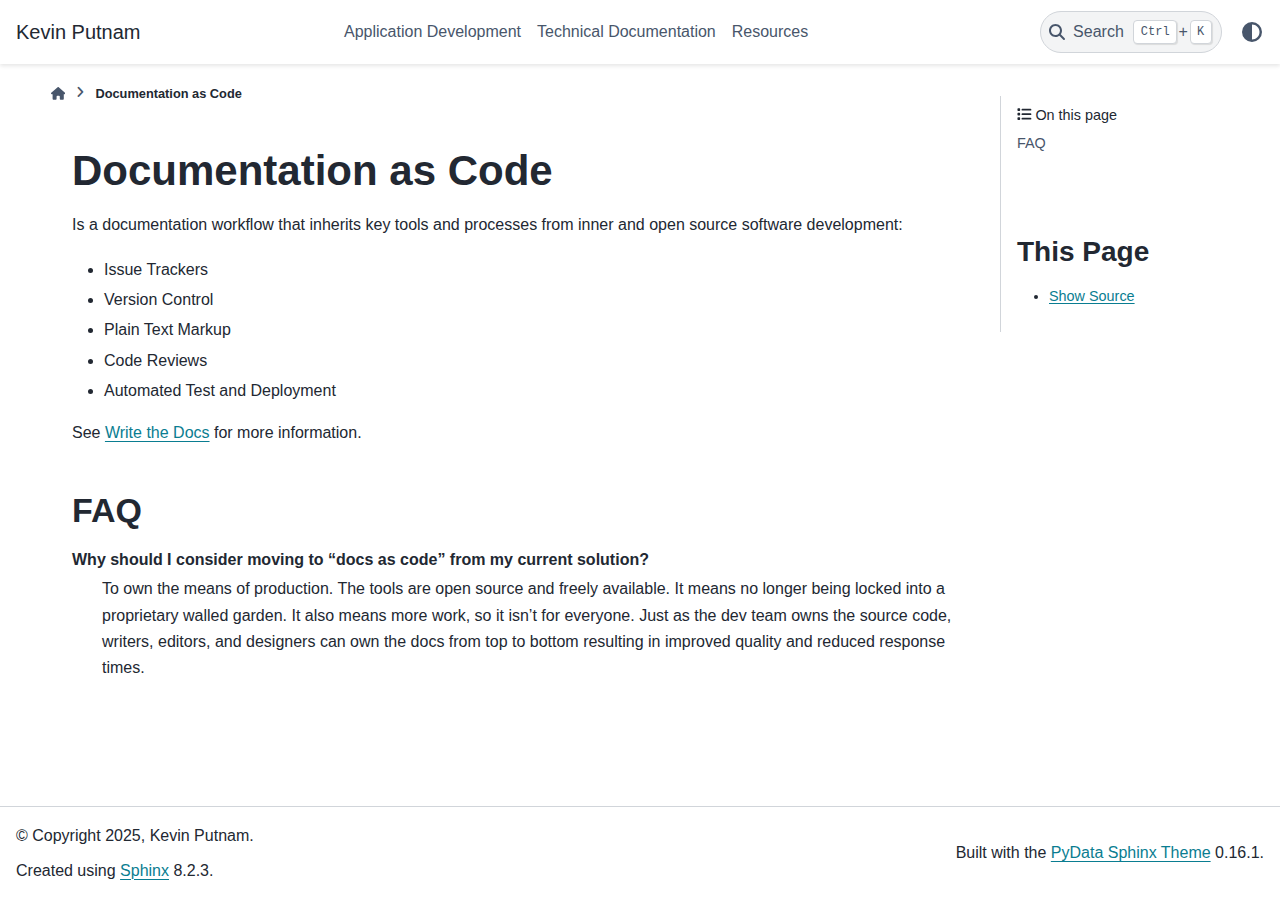
<file: docs_as_code.html>
<!DOCTYPE html>


<html lang="en" data-content_root="./" >

  <head>
    <meta charset="utf-8" />
    <meta name="viewport" content="width=device-width, initial-scale=1.0" /><meta name="viewport" content="width=device-width, initial-scale=1" />

    <title>Documentation as Code &#8212; Kevin Putnam  documentation</title>
  
  
  
  <script data-cfasync="false">
    document.documentElement.dataset.mode = localStorage.getItem("mode") || "";
    document.documentElement.dataset.theme = localStorage.getItem("theme") || "";
  </script>
  <!--
    this give us a css class that will be invisible only if js is disabled
  -->
  <noscript>
    <style>
      .pst-js-only { display: none !important; }

    </style>
  </noscript>
  
  <!-- Loaded before other Sphinx assets -->
  <link href="_static/styles/theme.css?digest=8878045cc6db502f8baf" rel="stylesheet" />
<link href="_static/styles/pydata-sphinx-theme.css?digest=8878045cc6db502f8baf" rel="stylesheet" />

    <link rel="stylesheet" type="text/css" href="_static/pygments.css?v=8f2a1f02" />
    <link rel="stylesheet" type="text/css" href="_static/sphinx-design.min.css?v=95c83b7e" />
    <link rel="stylesheet" type="text/css" href="_static/override.css?v=800aa44b" />
  
  <!-- So that users can add custom icons -->
  <script src="_static/scripts/fontawesome.js?digest=8878045cc6db502f8baf"></script>
  <!-- Pre-loaded scripts that we'll load fully later -->
  <link rel="preload" as="script" href="_static/scripts/bootstrap.js?digest=8878045cc6db502f8baf" />
<link rel="preload" as="script" href="_static/scripts/pydata-sphinx-theme.js?digest=8878045cc6db502f8baf" />

    <script src="_static/documentation_options.js?v=5929fcd5"></script>
    <script src="_static/doctools.js?v=9bcbadda"></script>
    <script src="_static/sphinx_highlight.js?v=dc90522c"></script>
    <script src="_static/design-tabs.js?v=f930bc37"></script>
    <script>DOCUMENTATION_OPTIONS.pagename = 'docs_as_code';</script>
    <link rel="index" title="Index" href="genindex.html" />
    <link rel="search" title="Search" href="search.html" />
    
  <meta name="viewport" content="width=device-width, initial-scale=1"/>
  <meta name="docsearch:language" content="en"/>
  <meta name="docsearch:version" content="" /> 
    <link rel="preconnect" href="https://fonts.googleapis.com">
    <link rel="preconnect" href="https://fonts.gstatic.com" crossorigin>
    <link href="https://fonts.googleapis.com/css2?family=Tiny5&display=swap" rel="stylesheet">

  </head>
  
  
  <body data-bs-spy="scroll" data-bs-target=".bd-toc-nav" data-offset="180" data-bs-root-margin="0px 0px -60%" data-default-mode="">

  
  
  <div id="pst-skip-link" class="skip-link d-print-none"><a href="#main-content">Skip to main content</a></div>
  
  <div id="pst-scroll-pixel-helper"></div>
  
  <button type="button" class="btn rounded-pill" id="pst-back-to-top">
    <i class="fa-solid fa-arrow-up"></i>Back to top</button>

  
  <dialog id="pst-search-dialog">
    
<form class="bd-search d-flex align-items-center"
      action="search.html"
      method="get">
  <i class="fa-solid fa-magnifying-glass"></i>
  <input type="search"
         class="form-control"
         name="q"
         placeholder="Search the docs ..."
         aria-label="Search the docs ..."
         autocomplete="off"
         autocorrect="off"
         autocapitalize="off"
         spellcheck="false"/>
  <span class="search-button__kbd-shortcut"><kbd class="kbd-shortcut__modifier">Ctrl</kbd>+<kbd>K</kbd></span>
</form>
  </dialog>

  <div class="pst-async-banner-revealer d-none">
  <aside id="bd-header-version-warning" class="d-none d-print-none" aria-label="Version warning"></aside>
</div>

  
    <header class="bd-header navbar navbar-expand-lg bd-navbar d-print-none">
<div class="bd-header__inner bd-page-width">
  <button class="pst-navbar-icon sidebar-toggle primary-toggle" aria-label="Site navigation">
    <span class="fa-solid fa-bars"></span>
  </button>
  
  
  <div class="col-lg-3 navbar-header-items__start">
    
      <div class="navbar-item">

  
    
  

<a class="navbar-brand logo" href="index.html">
  
  
  
  
  
  
    <p class="title logo__title">Kevin Putnam</p>
  
</a></div>
    
  </div>
  
  <div class="col-lg-9 navbar-header-items">
    
    <div class="me-auto navbar-header-items__center">
      
        <div class="navbar-item">
<nav>
  <ul class="bd-navbar-elements navbar-nav">
    
<li class="nav-item ">
  <a class="nav-link nav-internal" href="app_dev.html">
    Application Development
  </a>
</li>


<li class="nav-item ">
  <a class="nav-link nav-internal" href="tech_docs.html">
    Technical Documentation
  </a>
</li>


<li class="nav-item ">
  <a class="nav-link nav-internal" href="resources.html">
    Resources
  </a>
</li>

  </ul>
</nav></div>
      
    </div>
    
    
    <div class="navbar-header-items__end">
      
        <div class="navbar-item navbar-persistent--container">
          

<button class="btn search-button-field search-button__button pst-js-only" title="Search" aria-label="Search" data-bs-placement="bottom" data-bs-toggle="tooltip">
 <i class="fa-solid fa-magnifying-glass"></i>
 <span class="search-button__default-text">Search</span>
 <span class="search-button__kbd-shortcut"><kbd class="kbd-shortcut__modifier">Ctrl</kbd>+<kbd class="kbd-shortcut__modifier">K</kbd></span>
</button>
        </div>
      
      
        <div class="navbar-item">

<button class="btn btn-sm nav-link pst-navbar-icon theme-switch-button pst-js-only" aria-label="Color mode" data-bs-title="Color mode"  data-bs-placement="bottom" data-bs-toggle="tooltip">
  <i class="theme-switch fa-solid fa-sun                fa-lg" data-mode="light" title="Light"></i>
  <i class="theme-switch fa-solid fa-moon               fa-lg" data-mode="dark"  title="Dark"></i>
  <i class="theme-switch fa-solid fa-circle-half-stroke fa-lg" data-mode="auto"  title="System Settings"></i>
</button></div>
      
    </div>
    
  </div>
  
  
    <div class="navbar-persistent--mobile">

<button class="btn search-button-field search-button__button pst-js-only" title="Search" aria-label="Search" data-bs-placement="bottom" data-bs-toggle="tooltip">
 <i class="fa-solid fa-magnifying-glass"></i>
 <span class="search-button__default-text">Search</span>
 <span class="search-button__kbd-shortcut"><kbd class="kbd-shortcut__modifier">Ctrl</kbd>+<kbd class="kbd-shortcut__modifier">K</kbd></span>
</button>
    </div>
  

  
    <button class="pst-navbar-icon sidebar-toggle secondary-toggle" aria-label="On this page">
      <span class="fa-solid fa-outdent"></span>
    </button>
  
</div>

    </header>
  

  <div class="bd-container">
    <div class="bd-container__inner bd-page-width">
      
      
      
        
      
      <dialog id="pst-primary-sidebar-modal"></dialog>
      <div id="pst-primary-sidebar" class="bd-sidebar-primary bd-sidebar hide-on-wide">
        

  
  <div class="sidebar-header-items sidebar-primary__section">
    
    
      <div class="sidebar-header-items__center">
        
          
          
            <div class="navbar-item">
<nav>
  <ul class="bd-navbar-elements navbar-nav">
    
<li class="nav-item ">
  <a class="nav-link nav-internal" href="app_dev.html">
    Application Development
  </a>
</li>


<li class="nav-item ">
  <a class="nav-link nav-internal" href="tech_docs.html">
    Technical Documentation
  </a>
</li>


<li class="nav-item ">
  <a class="nav-link nav-internal" href="resources.html">
    Resources
  </a>
</li>

  </ul>
</nav></div>
          
        
      </div>
    
    
    
      <div class="sidebar-header-items__end">
        
          <div class="navbar-item">

<button class="btn btn-sm nav-link pst-navbar-icon theme-switch-button pst-js-only" aria-label="Color mode" data-bs-title="Color mode"  data-bs-placement="bottom" data-bs-toggle="tooltip">
  <i class="theme-switch fa-solid fa-sun                fa-lg" data-mode="light" title="Light"></i>
  <i class="theme-switch fa-solid fa-moon               fa-lg" data-mode="dark"  title="Dark"></i>
  <i class="theme-switch fa-solid fa-circle-half-stroke fa-lg" data-mode="auto"  title="System Settings"></i>
</button></div>
        
      </div>
    
  </div>
  
  
  <div class="sidebar-primary-items__end sidebar-primary__section">
      <div class="sidebar-primary-item">
<div id="ethical-ad-placement"
      class="flat"
      data-ea-publisher="readthedocs"
      data-ea-type="readthedocs-sidebar"
      data-ea-manual="true">
</div></div>
  </div>


      </div>
      
      <main id="main-content" class="bd-main" role="main">
        
        
          <div class="bd-content">
            <div class="bd-article-container">
              
              <div class="bd-header-article d-print-none">
<div class="header-article-items header-article__inner">
  
    <div class="header-article-items__start">
      
        <div class="header-article-item">

<nav aria-label="Breadcrumb" class="d-print-none">
  <ul class="bd-breadcrumbs">
    
    <li class="breadcrumb-item breadcrumb-home">
      <a href="index.html" class="nav-link" aria-label="Home">
        <i class="fa-solid fa-home"></i>
      </a>
    </li>
    <li class="breadcrumb-item active" aria-current="page"><span class="ellipsis">Documentation as Code</span></li>
  </ul>
</nav>
</div>
      
    </div>
  
  
</div>
</div>
              
              
              
                
<div id="searchbox"></div>
                <article class="bd-article">
                  
  <section id="documentation-as-code">
<h1>Documentation as Code<a class="headerlink" href="#documentation-as-code" title="Link to this heading">#</a></h1>
<p>Is a documentation workflow that inherits key tools and processes from inner and open source software development:</p>
<ul class="simple">
<li><p>Issue Trackers</p></li>
<li><p>Version Control</p></li>
<li><p>Plain Text Markup</p></li>
<li><p>Code Reviews</p></li>
<li><p>Automated Test and Deployment</p></li>
</ul>
<p>See <a class="reference external" href="https://www.writethedocs.org/guide/docs-as-code/">Write the Docs</a> for more information.</p>
<section id="faq">
<h2>FAQ<a class="headerlink" href="#faq" title="Link to this heading">#</a></h2>
<dl class="simple myst">
<dt>Why should I consider moving to “docs as code” from my current solution?</dt><dd><p>To own the means of production. The tools are open
source and freely available. It means no longer being locked into a
proprietary walled garden. It also means more work, so it isn’t for
everyone. Just as the dev team owns the source code, writers, editors, and
designers can own the docs from top to bottom resulting in improved quality
and reduced response times.</p>
</dd>
</dl>
</section>
</section>


                </article>
              
              
              
              
              
                <footer class="prev-next-footer d-print-none">
                  
<div class="prev-next-area">
</div>
                </footer>
              
            </div>
            
            
              
                <dialog id="pst-secondary-sidebar-modal"></dialog>
                <div id="pst-secondary-sidebar" class="bd-sidebar-secondary bd-toc"><div class="sidebar-secondary-items sidebar-secondary__inner">


  <div class="sidebar-secondary-item">
<div
    id="pst-page-navigation-heading-2"
    class="page-toc tocsection onthispage">
    <i class="fa-solid fa-list"></i> On this page
  </div>
  <nav class="bd-toc-nav page-toc" aria-labelledby="pst-page-navigation-heading-2">
    <ul class="visible nav section-nav flex-column">
<li class="toc-h2 nav-item toc-entry"><a class="reference internal nav-link" href="#faq">FAQ</a></li>
</ul>
  </nav></div>

  <div class="sidebar-secondary-item">
  <div role="note" aria-label="source link">
    <h3>This Page</h3>
    <ul class="this-page-menu">
      <li><a href="_sources/docs_as_code.md.txt"
            rel="nofollow">Show Source</a></li>
    </ul>
   </div></div>

</div></div>
              
            
          </div>
          <footer class="bd-footer-content">
            
          </footer>
        
      </main>
    </div>
  </div>
  
  <!-- Scripts loaded after <body> so the DOM is not blocked -->
  <script defer src="_static/scripts/bootstrap.js?digest=8878045cc6db502f8baf"></script>
<script defer src="_static/scripts/pydata-sphinx-theme.js?digest=8878045cc6db502f8baf"></script>

  <footer class="bd-footer">
<div class="bd-footer__inner bd-page-width">
  
    <div class="footer-items__start">
      
        <div class="footer-item">

  <p class="copyright">
    
      © Copyright 2025, Kevin Putnam.
      <br/>
    
  </p>
</div>
      
        <div class="footer-item">

  <p class="sphinx-version">
    Created using <a href="https://www.sphinx-doc.org/">Sphinx</a> 8.2.3.
    <br/>
  </p>
</div>
      
    </div>
  
  
  
    <div class="footer-items__end">
      
        <div class="footer-item">
<p class="theme-version">
  <!-- # L10n: Setting the PST URL as an argument as this does not need to be localized -->
  Built with the <a href="https://pydata-sphinx-theme.readthedocs.io/en/stable/index.html">PyData Sphinx Theme</a> 0.16.1.
</p></div>
      
    </div>
  
</div>

  </footer>
  </body>
</html>
</file>
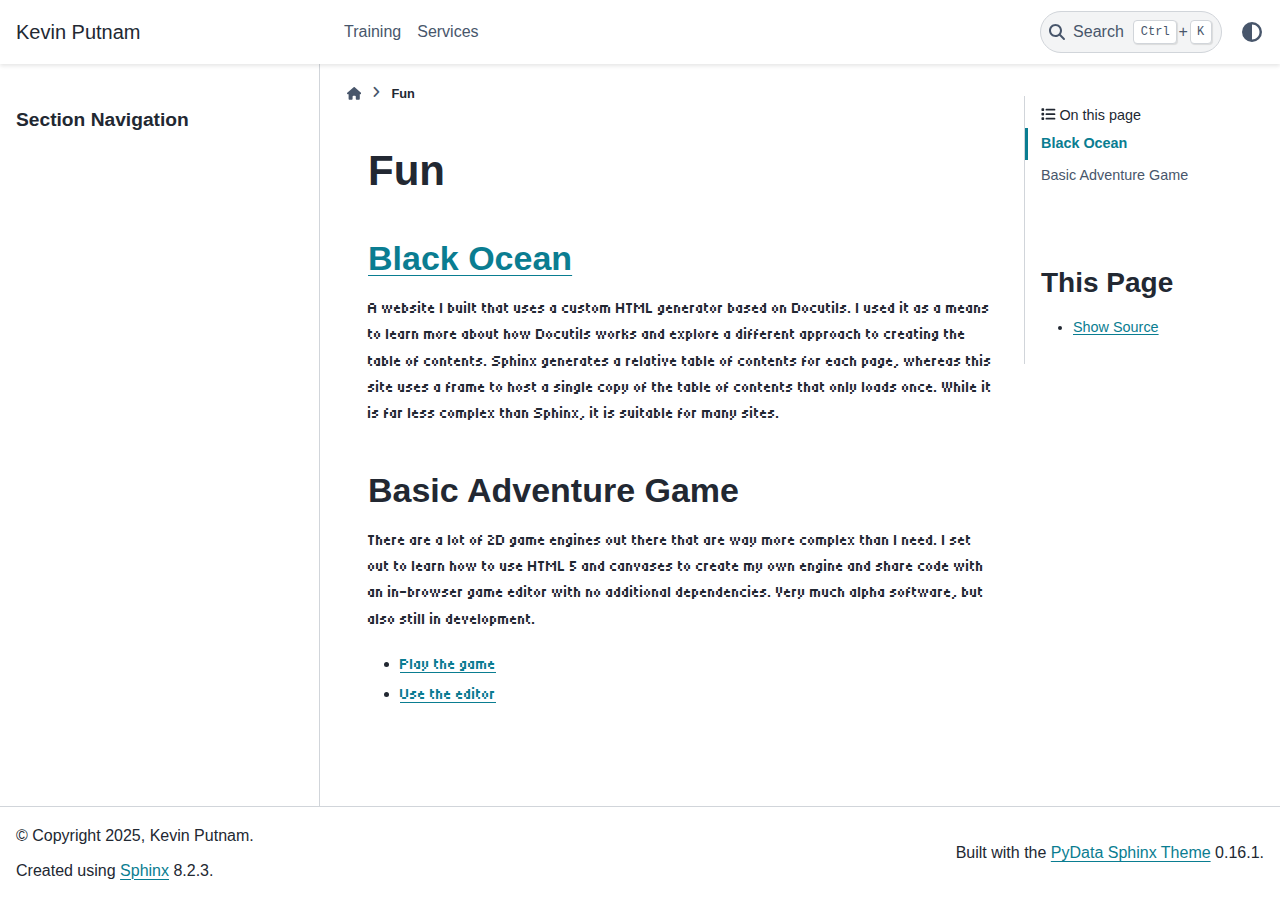
<file: fun.html>
<!DOCTYPE html>


<html lang="en" data-content_root="./" >

  <head>
    <meta charset="utf-8" />
    <meta name="viewport" content="width=device-width, initial-scale=1.0" /><meta name="viewport" content="width=device-width, initial-scale=1" />

    <title>Fun &#8212; Kevin Putnam  documentation</title>
  
  
  
  <script data-cfasync="false">
    document.documentElement.dataset.mode = localStorage.getItem("mode") || "";
    document.documentElement.dataset.theme = localStorage.getItem("theme") || "";
  </script>
  <!--
    this give us a css class that will be invisible only if js is disabled
  -->
  <noscript>
    <style>
      .pst-js-only { display: none !important; }

    </style>
  </noscript>
  
  <!-- Loaded before other Sphinx assets -->
  <link href="_static/styles/theme.css?digest=8878045cc6db502f8baf" rel="stylesheet" />
<link href="_static/styles/pydata-sphinx-theme.css?digest=8878045cc6db502f8baf" rel="stylesheet" />

    <link rel="stylesheet" type="text/css" href="_static/pygments.css?v=8f2a1f02" />
    <link rel="stylesheet" type="text/css" href="_static/sphinx-design.min.css?v=95c83b7e" />
    <link rel="stylesheet" type="text/css" href="_static/override.css?v=800aa44b" />
  
  <!-- So that users can add custom icons -->
  <script src="_static/scripts/fontawesome.js?digest=8878045cc6db502f8baf"></script>
  <!-- Pre-loaded scripts that we'll load fully later -->
  <link rel="preload" as="script" href="_static/scripts/bootstrap.js?digest=8878045cc6db502f8baf" />
<link rel="preload" as="script" href="_static/scripts/pydata-sphinx-theme.js?digest=8878045cc6db502f8baf" />

    <script src="_static/documentation_options.js?v=5929fcd5"></script>
    <script src="_static/doctools.js?v=9bcbadda"></script>
    <script src="_static/sphinx_highlight.js?v=dc90522c"></script>
    <script src="_static/design-tabs.js?v=f930bc37"></script>
    <script>DOCUMENTATION_OPTIONS.pagename = 'fun';</script>
    <link rel="index" title="Index" href="genindex.html" />
    <link rel="search" title="Search" href="search.html" />
    
  <meta name="viewport" content="width=device-width, initial-scale=1"/>
  <meta name="docsearch:language" content="en"/>
  <meta name="docsearch:version" content="" /> 
    <link rel="preconnect" href="https://fonts.googleapis.com">
    <link rel="preconnect" href="https://fonts.gstatic.com" crossorigin>
    <link href="https://fonts.googleapis.com/css2?family=Tiny5&display=swap" rel="stylesheet">

  </head>
  
  
  <body data-bs-spy="scroll" data-bs-target=".bd-toc-nav" data-offset="180" data-bs-root-margin="0px 0px -60%" data-default-mode="">

  
  
  <div id="pst-skip-link" class="skip-link d-print-none"><a href="#main-content">Skip to main content</a></div>
  
  <div id="pst-scroll-pixel-helper"></div>
  
  <button type="button" class="btn rounded-pill" id="pst-back-to-top">
    <i class="fa-solid fa-arrow-up"></i>Back to top</button>

  
  <dialog id="pst-search-dialog">
    
<form class="bd-search d-flex align-items-center"
      action="search.html"
      method="get">
  <i class="fa-solid fa-magnifying-glass"></i>
  <input type="search"
         class="form-control"
         name="q"
         placeholder="Search the docs ..."
         aria-label="Search the docs ..."
         autocomplete="off"
         autocorrect="off"
         autocapitalize="off"
         spellcheck="false"/>
  <span class="search-button__kbd-shortcut"><kbd class="kbd-shortcut__modifier">Ctrl</kbd>+<kbd>K</kbd></span>
</form>
  </dialog>

  <div class="pst-async-banner-revealer d-none">
  <aside id="bd-header-version-warning" class="d-none d-print-none" aria-label="Version warning"></aside>
</div>

  
    <header class="bd-header navbar navbar-expand-lg bd-navbar d-print-none">
<div class="bd-header__inner bd-page-width">
  <button class="pst-navbar-icon sidebar-toggle primary-toggle" aria-label="Site navigation">
    <span class="fa-solid fa-bars"></span>
  </button>
  
  
  <div class="col-lg-3 navbar-header-items__start">
    
      <div class="navbar-item">

  
    
  

<a class="navbar-brand logo" href="index.html">
  
  
  
  
  
  
    <p class="title logo__title">Kevin Putnam</p>
  
</a></div>
    
  </div>
  
  <div class="col-lg-9 navbar-header-items">
    
    <div class="me-auto navbar-header-items__center">
      
        <div class="navbar-item">
<nav>
  <ul class="bd-navbar-elements navbar-nav">
    
<li class="nav-item ">
  <a class="nav-link nav-internal" href="training.html">
    Training
  </a>
</li>


<li class="nav-item ">
  <a class="nav-link nav-internal" href="services.html">
    Services
  </a>
</li>

  </ul>
</nav></div>
      
    </div>
    
    
    <div class="navbar-header-items__end">
      
        <div class="navbar-item navbar-persistent--container">
          

<button class="btn search-button-field search-button__button pst-js-only" title="Search" aria-label="Search" data-bs-placement="bottom" data-bs-toggle="tooltip">
 <i class="fa-solid fa-magnifying-glass"></i>
 <span class="search-button__default-text">Search</span>
 <span class="search-button__kbd-shortcut"><kbd class="kbd-shortcut__modifier">Ctrl</kbd>+<kbd class="kbd-shortcut__modifier">K</kbd></span>
</button>
        </div>
      
      
        <div class="navbar-item">

<button class="btn btn-sm nav-link pst-navbar-icon theme-switch-button pst-js-only" aria-label="Color mode" data-bs-title="Color mode"  data-bs-placement="bottom" data-bs-toggle="tooltip">
  <i class="theme-switch fa-solid fa-sun                fa-lg" data-mode="light" title="Light"></i>
  <i class="theme-switch fa-solid fa-moon               fa-lg" data-mode="dark"  title="Dark"></i>
  <i class="theme-switch fa-solid fa-circle-half-stroke fa-lg" data-mode="auto"  title="System Settings"></i>
</button></div>
      
    </div>
    
  </div>
  
  
    <div class="navbar-persistent--mobile">

<button class="btn search-button-field search-button__button pst-js-only" title="Search" aria-label="Search" data-bs-placement="bottom" data-bs-toggle="tooltip">
 <i class="fa-solid fa-magnifying-glass"></i>
 <span class="search-button__default-text">Search</span>
 <span class="search-button__kbd-shortcut"><kbd class="kbd-shortcut__modifier">Ctrl</kbd>+<kbd class="kbd-shortcut__modifier">K</kbd></span>
</button>
    </div>
  

  
    <button class="pst-navbar-icon sidebar-toggle secondary-toggle" aria-label="On this page">
      <span class="fa-solid fa-outdent"></span>
    </button>
  
</div>

    </header>
  

  <div class="bd-container">
    <div class="bd-container__inner bd-page-width">
      
      
      
      <dialog id="pst-primary-sidebar-modal"></dialog>
      <div id="pst-primary-sidebar" class="bd-sidebar-primary bd-sidebar">
        

  
  <div class="sidebar-header-items sidebar-primary__section">
    
    
      <div class="sidebar-header-items__center">
        
          
          
            <div class="navbar-item">
<nav>
  <ul class="bd-navbar-elements navbar-nav">
    
<li class="nav-item ">
  <a class="nav-link nav-internal" href="training.html">
    Training
  </a>
</li>


<li class="nav-item ">
  <a class="nav-link nav-internal" href="services.html">
    Services
  </a>
</li>

  </ul>
</nav></div>
          
        
      </div>
    
    
    
      <div class="sidebar-header-items__end">
        
          <div class="navbar-item">

<button class="btn btn-sm nav-link pst-navbar-icon theme-switch-button pst-js-only" aria-label="Color mode" data-bs-title="Color mode"  data-bs-placement="bottom" data-bs-toggle="tooltip">
  <i class="theme-switch fa-solid fa-sun                fa-lg" data-mode="light" title="Light"></i>
  <i class="theme-switch fa-solid fa-moon               fa-lg" data-mode="dark"  title="Dark"></i>
  <i class="theme-switch fa-solid fa-circle-half-stroke fa-lg" data-mode="auto"  title="System Settings"></i>
</button></div>
        
      </div>
    
  </div>
  
    <div class="sidebar-primary-items__start sidebar-primary__section">
        <div class="sidebar-primary-item">
<nav class="bd-docs-nav bd-links"
     aria-label="Section Navigation">
  <p class="bd-links__title" role="heading" aria-level="1">Section Navigation</p>
  <div class="bd-toc-item navbar-nav"></div>
</nav></div>
    </div>
  
  
  <div class="sidebar-primary-items__end sidebar-primary__section">
      <div class="sidebar-primary-item">
<div id="ethical-ad-placement"
      class="flat"
      data-ea-publisher="readthedocs"
      data-ea-type="readthedocs-sidebar"
      data-ea-manual="true">
</div></div>
  </div>


      </div>
      
      <main id="main-content" class="bd-main" role="main">
        
        
          <div class="bd-content">
            <div class="bd-article-container">
              
              <div class="bd-header-article d-print-none">
<div class="header-article-items header-article__inner">
  
    <div class="header-article-items__start">
      
        <div class="header-article-item">

<nav aria-label="Breadcrumb" class="d-print-none">
  <ul class="bd-breadcrumbs">
    
    <li class="breadcrumb-item breadcrumb-home">
      <a href="index.html" class="nav-link" aria-label="Home">
        <i class="fa-solid fa-home"></i>
      </a>
    </li>
    <li class="breadcrumb-item active" aria-current="page"><span class="ellipsis">Fun</span></li>
  </ul>
</nav>
</div>
      
    </div>
  
  
</div>
</div>
              
              
              
                
<div id="searchbox"></div>
                <article class="bd-article">
                  
  <section id="fun">
<h1>Fun<a class="headerlink" href="#fun" title="Link to this heading">#</a></h1>
<section class="pixel" id="black-ocean">
<h2><a class="reference external" href="https://kevinputnam.github.io/blackocean/">Black Ocean</a><a class="headerlink" href="#black-ocean" title="Link to this heading">#</a></h2>
<p>A website I built that uses a custom HTML generator based on Docutils. I used it as a means to learn more about how Docutils works and explore a different approach to creating the table of contents. Sphinx generates a relative table of contents for each page, whereas this site uses a frame to host a single copy of the table of contents that only loads once. While it is far less complex than Sphinx, it is suitable for many sites.</p>
</section>
<section class="pixel" id="basic-adventure-game">
<h2>Basic Adventure Game<a class="headerlink" href="#basic-adventure-game" title="Link to this heading">#</a></h2>
<p>There are a lot of 2D game engines out there that are way more complex than I need. I set out to learn how to use HTML 5 and canvases to create my own engine and share code with an in-browser game editor with no additional dependencies. Very much alpha software, but also still in development.</p>
<ul class="simple">
<li><p><a class="reference external" href="https://kevinputnam.github.io/js_basic_game/">Play the game</a></p></li>
<li><p><a class="reference external" href="https://kevinputnam.github.io/js_basic_game/editor.html">Use the editor</a></p></li>
</ul>
</section>
</section>


                </article>
              
              
              
              
              
                <footer class="prev-next-footer d-print-none">
                  
<div class="prev-next-area">
</div>
                </footer>
              
            </div>
            
            
              
                <dialog id="pst-secondary-sidebar-modal"></dialog>
                <div id="pst-secondary-sidebar" class="bd-sidebar-secondary bd-toc"><div class="sidebar-secondary-items sidebar-secondary__inner">


  <div class="sidebar-secondary-item">
<div
    id="pst-page-navigation-heading-2"
    class="page-toc tocsection onthispage">
    <i class="fa-solid fa-list"></i> On this page
  </div>
  <nav class="bd-toc-nav page-toc" aria-labelledby="pst-page-navigation-heading-2">
    <ul class="visible nav section-nav flex-column">
<li class="toc-h2 nav-item toc-entry"><a class="reference internal nav-link" href="#black-ocean">Black Ocean</a></li>
<li class="toc-h2 nav-item toc-entry"><a class="reference internal nav-link" href="#basic-adventure-game">Basic Adventure Game</a></li>
</ul>
  </nav></div>

  <div class="sidebar-secondary-item">
  <div role="note" aria-label="source link">
    <h3>This Page</h3>
    <ul class="this-page-menu">
      <li><a href="_sources/fun.md.txt"
            rel="nofollow">Show Source</a></li>
    </ul>
   </div></div>

</div></div>
              
            
          </div>
          <footer class="bd-footer-content">
            
          </footer>
        
      </main>
    </div>
  </div>
  
  <!-- Scripts loaded after <body> so the DOM is not blocked -->
  <script defer src="_static/scripts/bootstrap.js?digest=8878045cc6db502f8baf"></script>
<script defer src="_static/scripts/pydata-sphinx-theme.js?digest=8878045cc6db502f8baf"></script>

  <footer class="bd-footer">
<div class="bd-footer__inner bd-page-width">
  
    <div class="footer-items__start">
      
        <div class="footer-item">

  <p class="copyright">
    
      © Copyright 2025, Kevin Putnam.
      <br/>
    
  </p>
</div>
      
        <div class="footer-item">

  <p class="sphinx-version">
    Created using <a href="https://www.sphinx-doc.org/">Sphinx</a> 8.2.3.
    <br/>
  </p>
</div>
      
    </div>
  
  
  
    <div class="footer-items__end">
      
        <div class="footer-item">
<p class="theme-version">
  <!-- # L10n: Setting the PST URL as an argument as this does not need to be localized -->
  Built with the <a href="https://pydata-sphinx-theme.readthedocs.io/en/stable/index.html">PyData Sphinx Theme</a> 0.16.1.
</p></div>
      
    </div>
  
</div>

  </footer>
  </body>
</html>
</file>
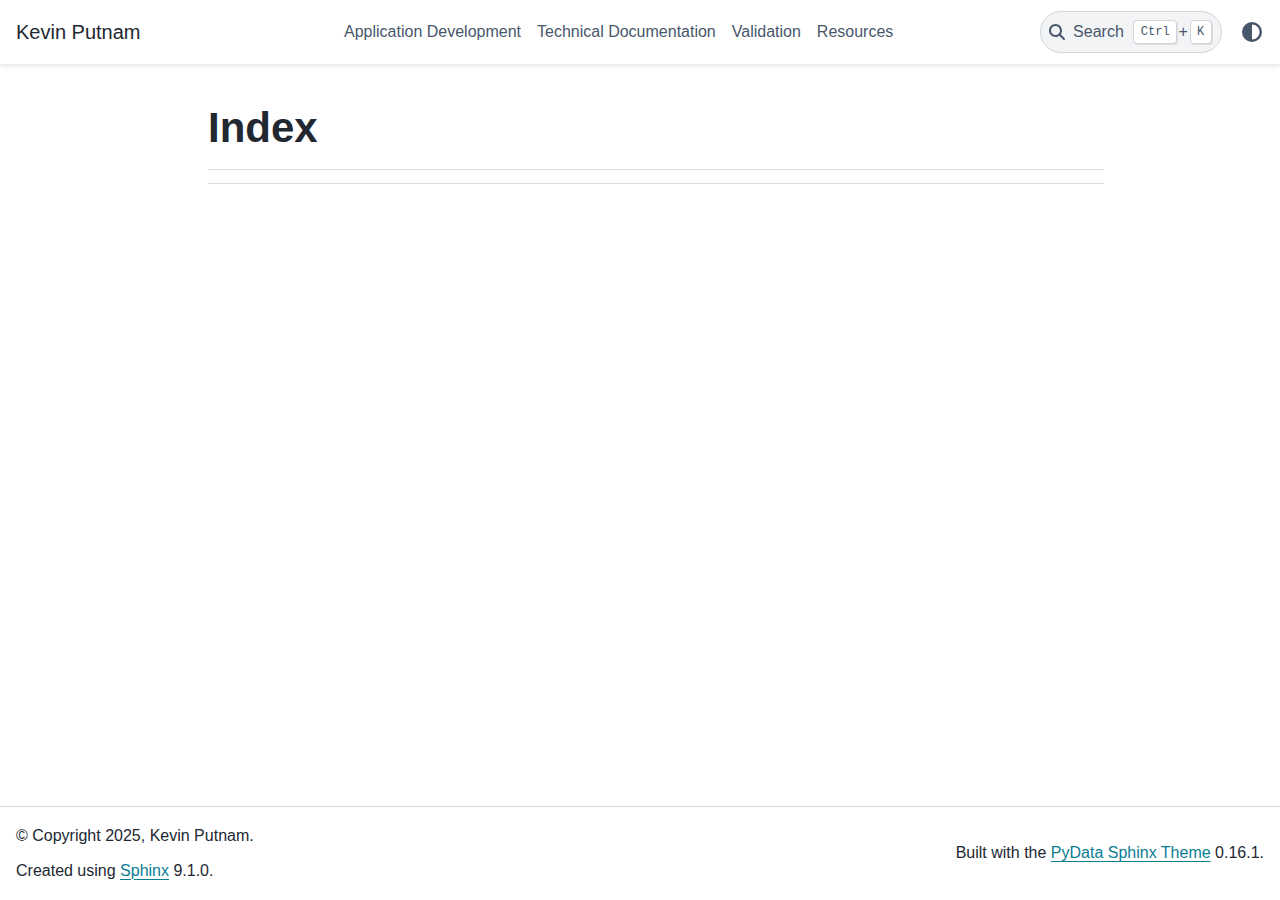
<file: genindex.html>
<!DOCTYPE html>


<html lang="en" data-content_root="./" >

  <head>
    <meta charset="utf-8" />
    <meta name="viewport" content="width=device-width, initial-scale=1.0" />
    <title>Index &#8212; Kevin Putnam  documentation</title>
  
  
  
  <script data-cfasync="false">
    document.documentElement.dataset.mode = localStorage.getItem("mode") || "";
    document.documentElement.dataset.theme = localStorage.getItem("theme") || "";
  </script>
  <!--
    this give us a css class that will be invisible only if js is disabled
  -->
  <noscript>
    <style>
      .pst-js-only { display: none !important; }

    </style>
  </noscript>
  
  <!-- Loaded before other Sphinx assets -->
  <link href="_static/styles/theme.css?digest=8878045cc6db502f8baf" rel="stylesheet" />
<link href="_static/styles/pydata-sphinx-theme.css?digest=8878045cc6db502f8baf" rel="stylesheet" />

    <link rel="stylesheet" type="text/css" href="_static/pygments.css?v=8f2a1f02" />
    <link rel="stylesheet" type="text/css" href="_static/sphinx-design.min.css?v=95c83b7e" />
    <link rel="stylesheet" type="text/css" href="_static/override.css?v=800aa44b" />
  
  <!-- So that users can add custom icons -->
  <script src="_static/scripts/fontawesome.js?digest=8878045cc6db502f8baf"></script>
  <!-- Pre-loaded scripts that we'll load fully later -->
  <link rel="preload" as="script" href="_static/scripts/bootstrap.js?digest=8878045cc6db502f8baf" />
<link rel="preload" as="script" href="_static/scripts/pydata-sphinx-theme.js?digest=8878045cc6db502f8baf" />

    <script src="_static/documentation_options.js?v=5929fcd5"></script>
    <script src="_static/doctools.js?v=fd6eb6e6"></script>
    <script src="_static/sphinx_highlight.js?v=6ffebe34"></script>
    <script src="_static/design-tabs.js?v=f930bc37"></script>
    <script>DOCUMENTATION_OPTIONS.pagename = 'genindex';</script>
    <link rel="index" title="Index" href="#" />
    <link rel="search" title="Search" href="search.html" />
    
  <meta name="viewport" content="width=device-width, initial-scale=1"/>
  <meta name="docsearch:language" content="en"/>
  <meta name="docsearch:version" content="" /> 
    <link rel="preconnect" href="https://fonts.googleapis.com">
    <link rel="preconnect" href="https://fonts.gstatic.com" crossorigin>
    <link href="https://fonts.googleapis.com/css2?family=Tiny5&display=swap" rel="stylesheet">

  </head>
  
  
  <body data-bs-spy="scroll" data-bs-target=".bd-toc-nav" data-offset="180" data-bs-root-margin="0px 0px -60%" data-default-mode="">

  
  
  <div id="pst-skip-link" class="skip-link d-print-none"><a href="#main-content">Skip to main content</a></div>
  
  <div id="pst-scroll-pixel-helper"></div>
  
  <button type="button" class="btn rounded-pill" id="pst-back-to-top">
    <i class="fa-solid fa-arrow-up"></i>Back to top</button>

  
  <dialog id="pst-search-dialog">
    
<form class="bd-search d-flex align-items-center"
      action="search.html"
      method="get">
  <i class="fa-solid fa-magnifying-glass"></i>
  <input type="search"
         class="form-control"
         name="q"
         placeholder="Search the docs ..."
         aria-label="Search the docs ..."
         autocomplete="off"
         autocorrect="off"
         autocapitalize="off"
         spellcheck="false"/>
  <span class="search-button__kbd-shortcut"><kbd class="kbd-shortcut__modifier">Ctrl</kbd>+<kbd>K</kbd></span>
</form>
  </dialog>

  <div class="pst-async-banner-revealer d-none">
  <aside id="bd-header-version-warning" class="d-none d-print-none" aria-label="Version warning"></aside>
</div>

  
    <header class="bd-header navbar navbar-expand-lg bd-navbar d-print-none">
<div class="bd-header__inner bd-page-width">
  <button class="pst-navbar-icon sidebar-toggle primary-toggle" aria-label="Site navigation">
    <span class="fa-solid fa-bars"></span>
  </button>
  
  
  <div class="col-lg-3 navbar-header-items__start">
    
      <div class="navbar-item">

  
    
  

<a class="navbar-brand logo" href="index.html">
  
  
  
  
  
  
    <p class="title logo__title">Kevin Putnam</p>
  
</a></div>
    
  </div>
  
  <div class="col-lg-9 navbar-header-items">
    
    <div class="me-auto navbar-header-items__center">
      
        <div class="navbar-item">
<nav>
  <ul class="bd-navbar-elements navbar-nav">
    
<li class="nav-item ">
  <a class="nav-link nav-internal" href="app_dev.html">
    Application Development
  </a>
</li>


<li class="nav-item ">
  <a class="nav-link nav-internal" href="tech_docs.html">
    Technical Documentation
  </a>
</li>


<li class="nav-item ">
  <a class="nav-link nav-internal" href="validation.html">
    Validation
  </a>
</li>


<li class="nav-item ">
  <a class="nav-link nav-internal" href="resources.html">
    Resources
  </a>
</li>

  </ul>
</nav></div>
      
    </div>
    
    
    <div class="navbar-header-items__end">
      
        <div class="navbar-item navbar-persistent--container">
          

<button class="btn search-button-field search-button__button pst-js-only" title="Search" aria-label="Search" data-bs-placement="bottom" data-bs-toggle="tooltip">
 <i class="fa-solid fa-magnifying-glass"></i>
 <span class="search-button__default-text">Search</span>
 <span class="search-button__kbd-shortcut"><kbd class="kbd-shortcut__modifier">Ctrl</kbd>+<kbd class="kbd-shortcut__modifier">K</kbd></span>
</button>
        </div>
      
      
        <div class="navbar-item">

<button class="btn btn-sm nav-link pst-navbar-icon theme-switch-button pst-js-only" aria-label="Color mode" data-bs-title="Color mode"  data-bs-placement="bottom" data-bs-toggle="tooltip">
  <i class="theme-switch fa-solid fa-sun                fa-lg" data-mode="light" title="Light"></i>
  <i class="theme-switch fa-solid fa-moon               fa-lg" data-mode="dark"  title="Dark"></i>
  <i class="theme-switch fa-solid fa-circle-half-stroke fa-lg" data-mode="auto"  title="System Settings"></i>
</button></div>
      
    </div>
    
  </div>
  
  
    <div class="navbar-persistent--mobile">

<button class="btn search-button-field search-button__button pst-js-only" title="Search" aria-label="Search" data-bs-placement="bottom" data-bs-toggle="tooltip">
 <i class="fa-solid fa-magnifying-glass"></i>
 <span class="search-button__default-text">Search</span>
 <span class="search-button__kbd-shortcut"><kbd class="kbd-shortcut__modifier">Ctrl</kbd>+<kbd class="kbd-shortcut__modifier">K</kbd></span>
</button>
    </div>
  

  
</div>

    </header>
  

  <div class="bd-container">
    <div class="bd-container__inner bd-page-width">
      
      
      
        
      
      <dialog id="pst-primary-sidebar-modal"></dialog>
      <div id="pst-primary-sidebar" class="bd-sidebar-primary bd-sidebar hide-on-wide">
        

  
  <div class="sidebar-header-items sidebar-primary__section">
    
    
      <div class="sidebar-header-items__center">
        
          
          
            <div class="navbar-item">
<nav>
  <ul class="bd-navbar-elements navbar-nav">
    
<li class="nav-item ">
  <a class="nav-link nav-internal" href="app_dev.html">
    Application Development
  </a>
</li>


<li class="nav-item ">
  <a class="nav-link nav-internal" href="tech_docs.html">
    Technical Documentation
  </a>
</li>


<li class="nav-item ">
  <a class="nav-link nav-internal" href="validation.html">
    Validation
  </a>
</li>


<li class="nav-item ">
  <a class="nav-link nav-internal" href="resources.html">
    Resources
  </a>
</li>

  </ul>
</nav></div>
          
        
      </div>
    
    
    
      <div class="sidebar-header-items__end">
        
          <div class="navbar-item">

<button class="btn btn-sm nav-link pst-navbar-icon theme-switch-button pst-js-only" aria-label="Color mode" data-bs-title="Color mode"  data-bs-placement="bottom" data-bs-toggle="tooltip">
  <i class="theme-switch fa-solid fa-sun                fa-lg" data-mode="light" title="Light"></i>
  <i class="theme-switch fa-solid fa-moon               fa-lg" data-mode="dark"  title="Dark"></i>
  <i class="theme-switch fa-solid fa-circle-half-stroke fa-lg" data-mode="auto"  title="System Settings"></i>
</button></div>
        
      </div>
    
  </div>
  
  
  <div class="sidebar-primary-items__end sidebar-primary__section">
      <div class="sidebar-primary-item">
<div id="ethical-ad-placement"
      class="flat"
      data-ea-publisher="readthedocs"
      data-ea-type="readthedocs-sidebar"
      data-ea-manual="true">
</div></div>
  </div>


      </div>
      
      <main id="main-content" class="bd-main" role="main">
        
        
          <div class="bd-content">
            <div class="bd-article-container">
              
              <div class="bd-header-article d-print-none"></div>
              
              
              
                
<div id="searchbox"></div>
                <article class="bd-article">
                  

<h1 id="index">Index</h1>

<div class="genindex-jumpbox">
 
</div>


                </article>
              
              
              
              
              
                <footer class="prev-next-footer d-print-none">
                  
<div class="prev-next-area">
</div>
                </footer>
              
            </div>
            
            
              
            
          </div>
          <footer class="bd-footer-content">
            
          </footer>
        
      </main>
    </div>
  </div>
  
  <!-- Scripts loaded after <body> so the DOM is not blocked -->
  <script defer src="_static/scripts/bootstrap.js?digest=8878045cc6db502f8baf"></script>
<script defer src="_static/scripts/pydata-sphinx-theme.js?digest=8878045cc6db502f8baf"></script>

  <footer class="bd-footer">
<div class="bd-footer__inner bd-page-width">
  
    <div class="footer-items__start">
      
        <div class="footer-item">

  <p class="copyright">
    
      © Copyright 2025, Kevin Putnam.
      <br/>
    
  </p>
</div>
      
        <div class="footer-item">

  <p class="sphinx-version">
    Created using <a href="https://www.sphinx-doc.org/">Sphinx</a> 9.1.0.
    <br/>
  </p>
</div>
      
    </div>
  
  
  
    <div class="footer-items__end">
      
        <div class="footer-item">
<p class="theme-version">
  <!-- # L10n: Setting the PST URL as an argument as this does not need to be localized -->
  Built with the <a href="https://pydata-sphinx-theme.readthedocs.io/en/stable/index.html">PyData Sphinx Theme</a> 0.16.1.
</p></div>
      
    </div>
  
</div>

  </footer>
  </body>
</html>
</file>
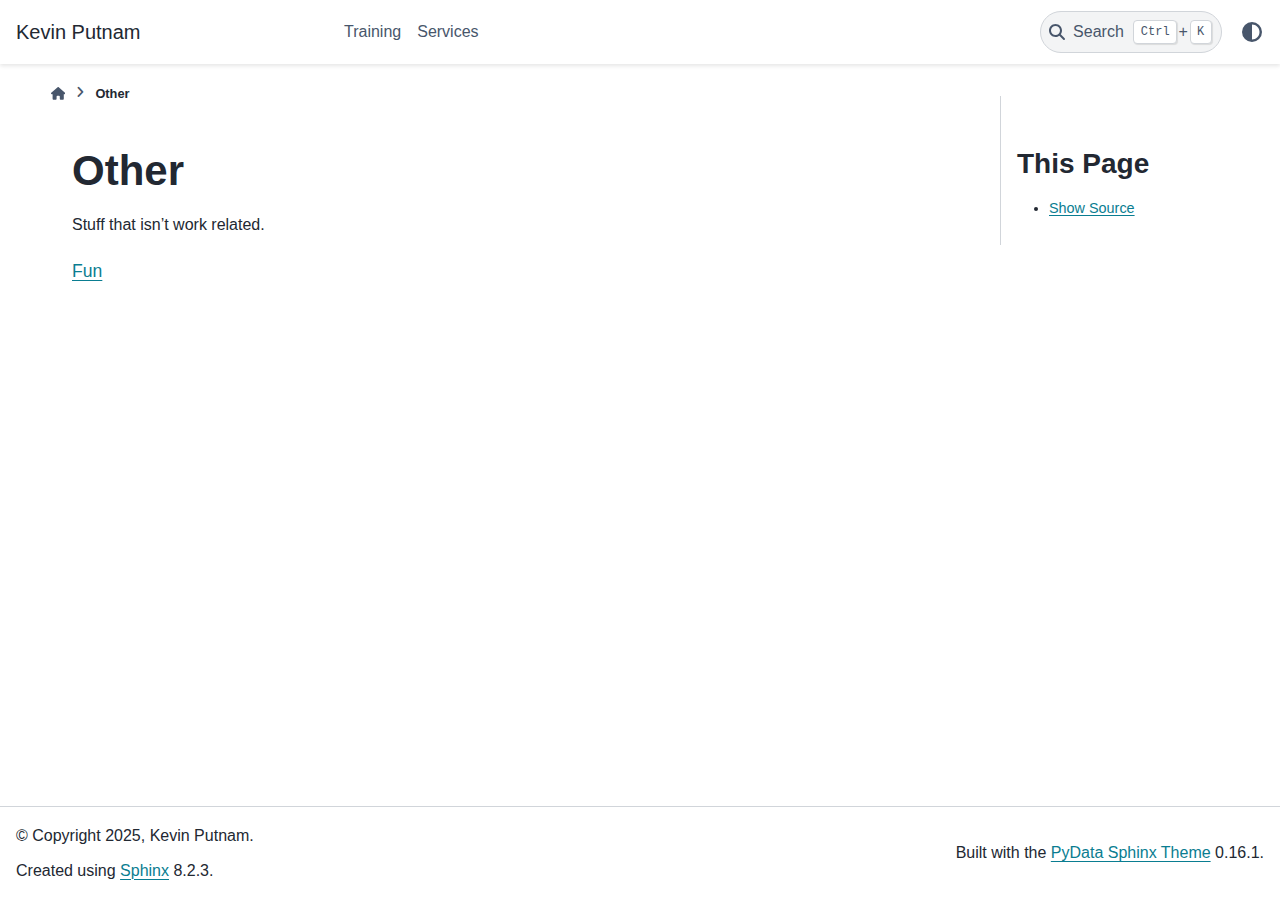
<file: other.html>
<!DOCTYPE html>


<html lang="en" data-content_root="./" >

  <head>
    <meta charset="utf-8" />
    <meta name="viewport" content="width=device-width, initial-scale=1.0" /><meta name="viewport" content="width=device-width, initial-scale=1" />

    <title>Other &#8212; Kevin Putnam  documentation</title>
  
  
  
  <script data-cfasync="false">
    document.documentElement.dataset.mode = localStorage.getItem("mode") || "";
    document.documentElement.dataset.theme = localStorage.getItem("theme") || "";
  </script>
  <!--
    this give us a css class that will be invisible only if js is disabled
  -->
  <noscript>
    <style>
      .pst-js-only { display: none !important; }

    </style>
  </noscript>
  
  <!-- Loaded before other Sphinx assets -->
  <link href="_static/styles/theme.css?digest=8878045cc6db502f8baf" rel="stylesheet" />
<link href="_static/styles/pydata-sphinx-theme.css?digest=8878045cc6db502f8baf" rel="stylesheet" />

    <link rel="stylesheet" type="text/css" href="_static/pygments.css?v=8f2a1f02" />
    <link rel="stylesheet" type="text/css" href="_static/sphinx-design.min.css?v=95c83b7e" />
  
  <!-- So that users can add custom icons -->
  <script src="_static/scripts/fontawesome.js?digest=8878045cc6db502f8baf"></script>
  <!-- Pre-loaded scripts that we'll load fully later -->
  <link rel="preload" as="script" href="_static/scripts/bootstrap.js?digest=8878045cc6db502f8baf" />
<link rel="preload" as="script" href="_static/scripts/pydata-sphinx-theme.js?digest=8878045cc6db502f8baf" />

    <script src="_static/documentation_options.js?v=5929fcd5"></script>
    <script src="_static/doctools.js?v=9bcbadda"></script>
    <script src="_static/sphinx_highlight.js?v=dc90522c"></script>
    <script src="_static/design-tabs.js?v=f930bc37"></script>
    <script>DOCUMENTATION_OPTIONS.pagename = 'other';</script>
    <link rel="index" title="Index" href="genindex.html" />
    <link rel="search" title="Search" href="search.html" />
  <meta name="viewport" content="width=device-width, initial-scale=1"/>
  <meta name="docsearch:language" content="en"/>
  <meta name="docsearch:version" content="" />
  </head>
  
  
  <body data-bs-spy="scroll" data-bs-target=".bd-toc-nav" data-offset="180" data-bs-root-margin="0px 0px -60%" data-default-mode="">

  
  
  <div id="pst-skip-link" class="skip-link d-print-none"><a href="#main-content">Skip to main content</a></div>
  
  <div id="pst-scroll-pixel-helper"></div>
  
  <button type="button" class="btn rounded-pill" id="pst-back-to-top">
    <i class="fa-solid fa-arrow-up"></i>Back to top</button>

  
  <dialog id="pst-search-dialog">
    
<form class="bd-search d-flex align-items-center"
      action="search.html"
      method="get">
  <i class="fa-solid fa-magnifying-glass"></i>
  <input type="search"
         class="form-control"
         name="q"
         placeholder="Search the docs ..."
         aria-label="Search the docs ..."
         autocomplete="off"
         autocorrect="off"
         autocapitalize="off"
         spellcheck="false"/>
  <span class="search-button__kbd-shortcut"><kbd class="kbd-shortcut__modifier">Ctrl</kbd>+<kbd>K</kbd></span>
</form>
  </dialog>

  <div class="pst-async-banner-revealer d-none">
  <aside id="bd-header-version-warning" class="d-none d-print-none" aria-label="Version warning"></aside>
</div>

  
    <header class="bd-header navbar navbar-expand-lg bd-navbar d-print-none">
<div class="bd-header__inner bd-page-width">
  <button class="pst-navbar-icon sidebar-toggle primary-toggle" aria-label="Site navigation">
    <span class="fa-solid fa-bars"></span>
  </button>
  
  
  <div class="col-lg-3 navbar-header-items__start">
    
      <div class="navbar-item">

  
    
  

<a class="navbar-brand logo" href="index.html">
  
  
  
  
  
  
    <p class="title logo__title">Kevin Putnam</p>
  
</a></div>
    
  </div>
  
  <div class="col-lg-9 navbar-header-items">
    
    <div class="me-auto navbar-header-items__center">
      
        <div class="navbar-item">
<nav>
  <ul class="bd-navbar-elements navbar-nav">
    
<li class="nav-item ">
  <a class="nav-link nav-internal" href="training.html">
    Training
  </a>
</li>


<li class="nav-item ">
  <a class="nav-link nav-internal" href="services.html">
    Services
  </a>
</li>

  </ul>
</nav></div>
      
    </div>
    
    
    <div class="navbar-header-items__end">
      
        <div class="navbar-item navbar-persistent--container">
          

<button class="btn search-button-field search-button__button pst-js-only" title="Search" aria-label="Search" data-bs-placement="bottom" data-bs-toggle="tooltip">
 <i class="fa-solid fa-magnifying-glass"></i>
 <span class="search-button__default-text">Search</span>
 <span class="search-button__kbd-shortcut"><kbd class="kbd-shortcut__modifier">Ctrl</kbd>+<kbd class="kbd-shortcut__modifier">K</kbd></span>
</button>
        </div>
      
      
        <div class="navbar-item">

<button class="btn btn-sm nav-link pst-navbar-icon theme-switch-button pst-js-only" aria-label="Color mode" data-bs-title="Color mode"  data-bs-placement="bottom" data-bs-toggle="tooltip">
  <i class="theme-switch fa-solid fa-sun                fa-lg" data-mode="light" title="Light"></i>
  <i class="theme-switch fa-solid fa-moon               fa-lg" data-mode="dark"  title="Dark"></i>
  <i class="theme-switch fa-solid fa-circle-half-stroke fa-lg" data-mode="auto"  title="System Settings"></i>
</button></div>
      
    </div>
    
  </div>
  
  
    <div class="navbar-persistent--mobile">

<button class="btn search-button-field search-button__button pst-js-only" title="Search" aria-label="Search" data-bs-placement="bottom" data-bs-toggle="tooltip">
 <i class="fa-solid fa-magnifying-glass"></i>
 <span class="search-button__default-text">Search</span>
 <span class="search-button__kbd-shortcut"><kbd class="kbd-shortcut__modifier">Ctrl</kbd>+<kbd class="kbd-shortcut__modifier">K</kbd></span>
</button>
    </div>
  

  
    <button class="pst-navbar-icon sidebar-toggle secondary-toggle" aria-label="On this page">
      <span class="fa-solid fa-outdent"></span>
    </button>
  
</div>

    </header>
  

  <div class="bd-container">
    <div class="bd-container__inner bd-page-width">
      
      
      
        
      
      <dialog id="pst-primary-sidebar-modal"></dialog>
      <div id="pst-primary-sidebar" class="bd-sidebar-primary bd-sidebar hide-on-wide">
        

  
  <div class="sidebar-header-items sidebar-primary__section">
    
    
      <div class="sidebar-header-items__center">
        
          
          
            <div class="navbar-item">
<nav>
  <ul class="bd-navbar-elements navbar-nav">
    
<li class="nav-item ">
  <a class="nav-link nav-internal" href="training.html">
    Training
  </a>
</li>


<li class="nav-item ">
  <a class="nav-link nav-internal" href="services.html">
    Services
  </a>
</li>

  </ul>
</nav></div>
          
        
      </div>
    
    
    
      <div class="sidebar-header-items__end">
        
          <div class="navbar-item">

<button class="btn btn-sm nav-link pst-navbar-icon theme-switch-button pst-js-only" aria-label="Color mode" data-bs-title="Color mode"  data-bs-placement="bottom" data-bs-toggle="tooltip">
  <i class="theme-switch fa-solid fa-sun                fa-lg" data-mode="light" title="Light"></i>
  <i class="theme-switch fa-solid fa-moon               fa-lg" data-mode="dark"  title="Dark"></i>
  <i class="theme-switch fa-solid fa-circle-half-stroke fa-lg" data-mode="auto"  title="System Settings"></i>
</button></div>
        
      </div>
    
  </div>
  
  
  <div class="sidebar-primary-items__end sidebar-primary__section">
      <div class="sidebar-primary-item">
<div id="ethical-ad-placement"
      class="flat"
      data-ea-publisher="readthedocs"
      data-ea-type="readthedocs-sidebar"
      data-ea-manual="true">
</div></div>
  </div>


      </div>
      
      <main id="main-content" class="bd-main" role="main">
        
        
          <div class="bd-content">
            <div class="bd-article-container">
              
              <div class="bd-header-article d-print-none">
<div class="header-article-items header-article__inner">
  
    <div class="header-article-items__start">
      
        <div class="header-article-item">

<nav aria-label="Breadcrumb" class="d-print-none">
  <ul class="bd-breadcrumbs">
    
    <li class="breadcrumb-item breadcrumb-home">
      <a href="index.html" class="nav-link" aria-label="Home">
        <i class="fa-solid fa-home"></i>
      </a>
    </li>
    <li class="breadcrumb-item active" aria-current="page"><span class="ellipsis">Other</span></li>
  </ul>
</nav>
</div>
      
    </div>
  
  
</div>
</div>
              
              
              
                
<div id="searchbox"></div>
                <article class="bd-article">
                  
  <section id="other">
<h1>Other<a class="headerlink" href="#other" title="Link to this heading">#</a></h1>
<p>Stuff that isn’t work related.</p>
<div class="toctree-wrapper compound">
<ul>
<li class="toctree-l1"><a class="reference internal" href="fun.html">Fun</a></li>
</ul>
</div>
</section>


                </article>
              
              
              
              
              
                <footer class="prev-next-footer d-print-none">
                  
<div class="prev-next-area">
</div>
                </footer>
              
            </div>
            
            
              
                <dialog id="pst-secondary-sidebar-modal"></dialog>
                <div id="pst-secondary-sidebar" class="bd-sidebar-secondary bd-toc"><div class="sidebar-secondary-items sidebar-secondary__inner">


  <div class="sidebar-secondary-item">
  <div role="note" aria-label="source link">
    <h3>This Page</h3>
    <ul class="this-page-menu">
      <li><a href="_sources/other.md.txt"
            rel="nofollow">Show Source</a></li>
    </ul>
   </div></div>

</div></div>
              
            
          </div>
          <footer class="bd-footer-content">
            
          </footer>
        
      </main>
    </div>
  </div>
  
  <!-- Scripts loaded after <body> so the DOM is not blocked -->
  <script defer src="_static/scripts/bootstrap.js?digest=8878045cc6db502f8baf"></script>
<script defer src="_static/scripts/pydata-sphinx-theme.js?digest=8878045cc6db502f8baf"></script>

  <footer class="bd-footer">
<div class="bd-footer__inner bd-page-width">
  
    <div class="footer-items__start">
      
        <div class="footer-item">

  <p class="copyright">
    
      © Copyright 2025, Kevin Putnam.
      <br/>
    
  </p>
</div>
      
        <div class="footer-item">

  <p class="sphinx-version">
    Created using <a href="https://www.sphinx-doc.org/">Sphinx</a> 8.2.3.
    <br/>
  </p>
</div>
      
    </div>
  
  
  
    <div class="footer-items__end">
      
        <div class="footer-item">
<p class="theme-version">
  <!-- # L10n: Setting the PST URL as an argument as this does not need to be localized -->
  Built with the <a href="https://pydata-sphinx-theme.readthedocs.io/en/stable/index.html">PyData Sphinx Theme</a> 0.16.1.
</p></div>
      
    </div>
  
</div>

  </footer>
  </body>
</html>
</file>
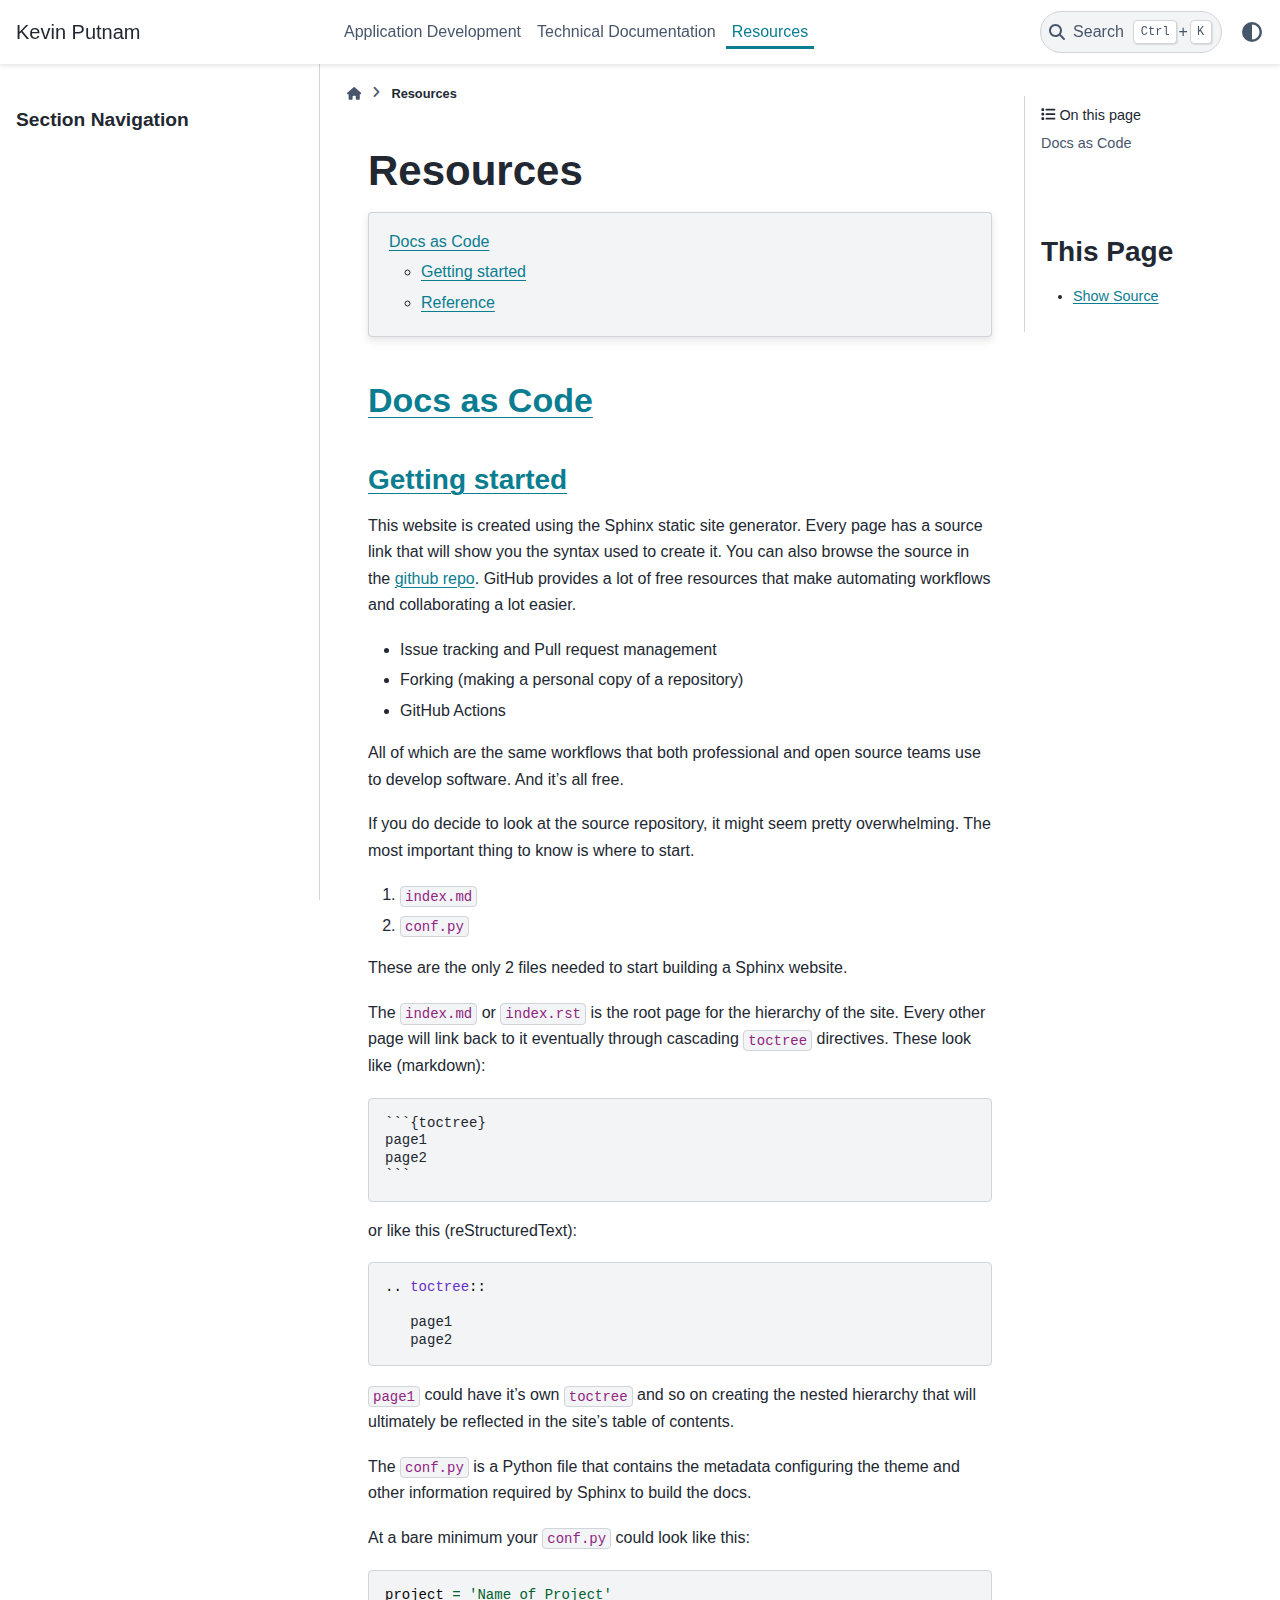
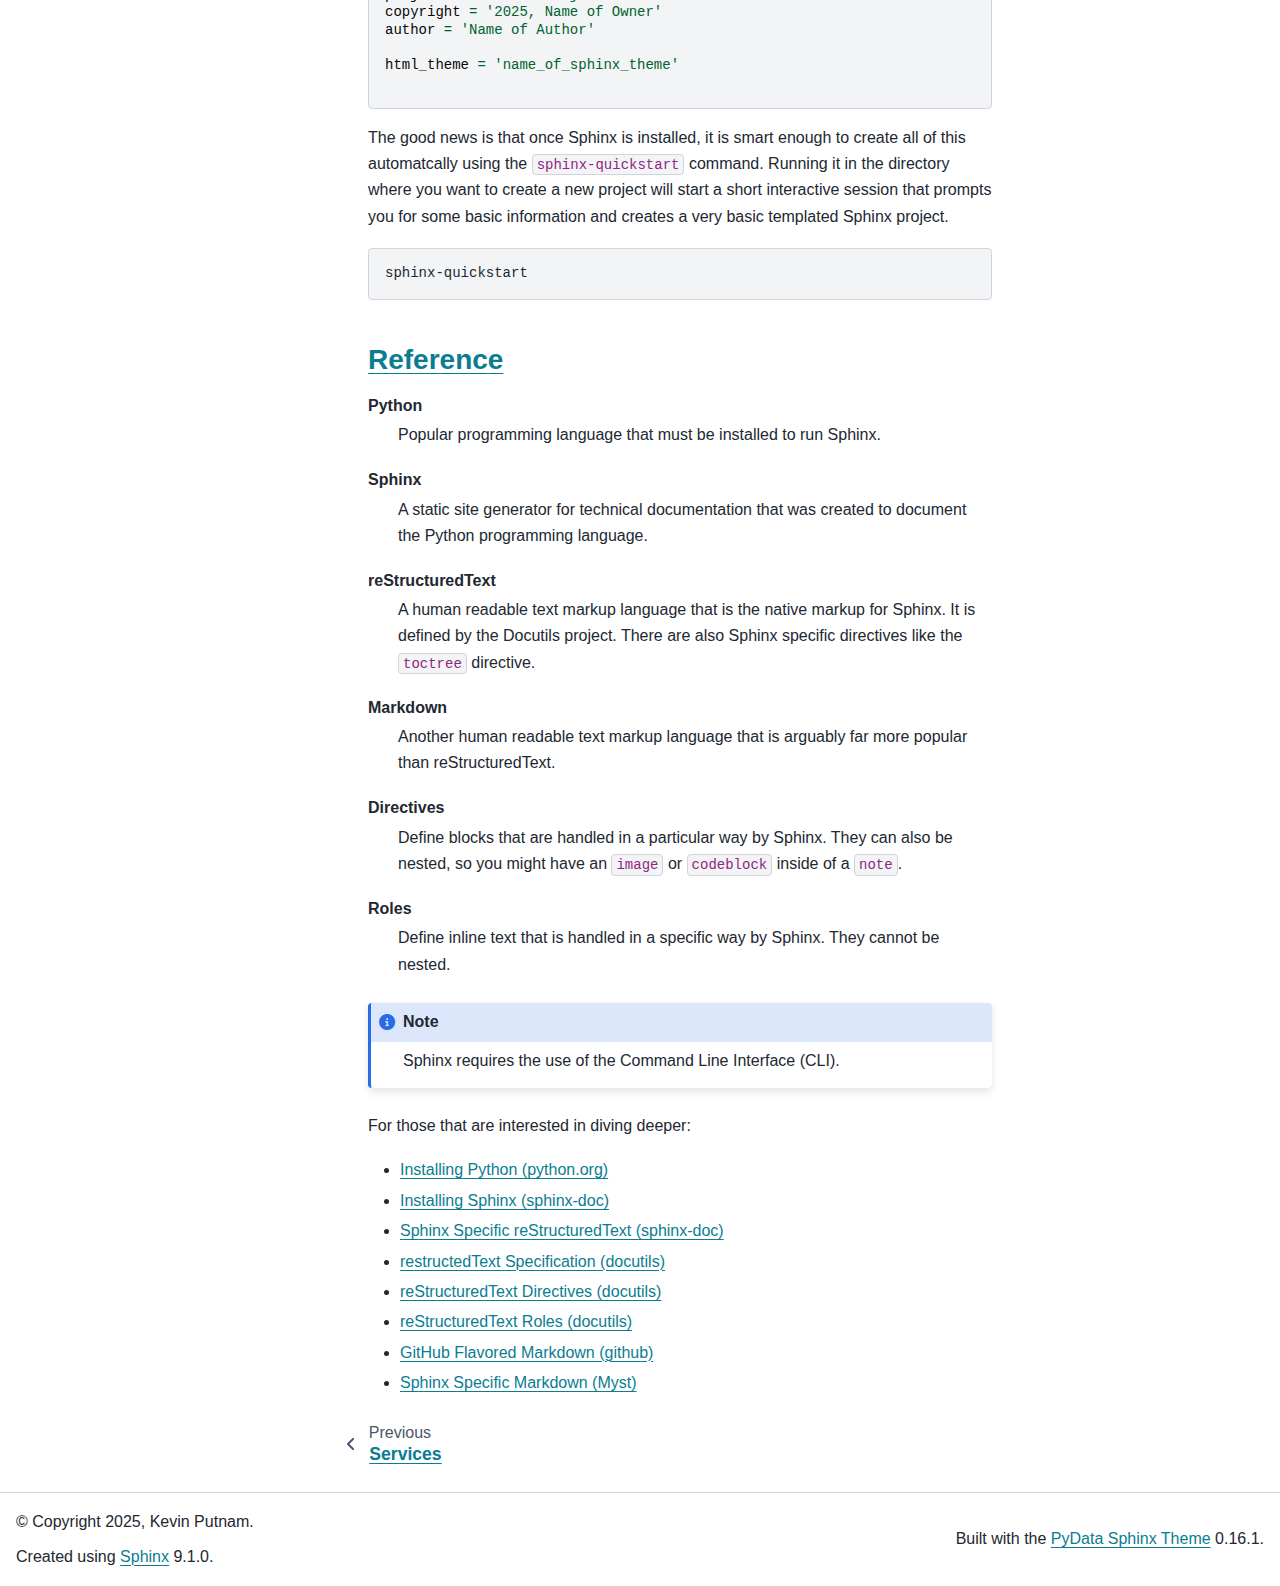
<file: resources.html>
<!DOCTYPE html>


<html lang="en" data-content_root="./" >

  <head>
    <meta charset="utf-8" />
    <meta name="viewport" content="width=device-width, initial-scale=1.0" /><meta name="viewport" content="width=device-width, initial-scale=1" />

    <title>Resources &#8212; Kevin Putnam  documentation</title>
  
  
  
  <script data-cfasync="false">
    document.documentElement.dataset.mode = localStorage.getItem("mode") || "";
    document.documentElement.dataset.theme = localStorage.getItem("theme") || "";
  </script>
  <!--
    this give us a css class that will be invisible only if js is disabled
  -->
  <noscript>
    <style>
      .pst-js-only { display: none !important; }

    </style>
  </noscript>
  
  <!-- Loaded before other Sphinx assets -->
  <link href="_static/styles/theme.css?digest=8878045cc6db502f8baf" rel="stylesheet" />
<link href="_static/styles/pydata-sphinx-theme.css?digest=8878045cc6db502f8baf" rel="stylesheet" />

    <link rel="stylesheet" type="text/css" href="_static/pygments.css?v=8f2a1f02" />
    <link rel="stylesheet" type="text/css" href="_static/sphinx-design.min.css?v=95c83b7e" />
    <link rel="stylesheet" type="text/css" href="_static/override.css?v=800aa44b" />
  
  <!-- So that users can add custom icons -->
  <script src="_static/scripts/fontawesome.js?digest=8878045cc6db502f8baf"></script>
  <!-- Pre-loaded scripts that we'll load fully later -->
  <link rel="preload" as="script" href="_static/scripts/bootstrap.js?digest=8878045cc6db502f8baf" />
<link rel="preload" as="script" href="_static/scripts/pydata-sphinx-theme.js?digest=8878045cc6db502f8baf" />

    <script src="_static/documentation_options.js?v=5929fcd5"></script>
    <script src="_static/doctools.js?v=fd6eb6e6"></script>
    <script src="_static/sphinx_highlight.js?v=6ffebe34"></script>
    <script src="_static/design-tabs.js?v=f930bc37"></script>
    <script>DOCUMENTATION_OPTIONS.pagename = 'resources';</script>
    <link rel="index" title="Index" href="genindex.html" />
    <link rel="search" title="Search" href="search.html" />
    <link rel="prev" title="Services" href="services.html" />
    
  <meta name="viewport" content="width=device-width, initial-scale=1"/>
  <meta name="docsearch:language" content="en"/>
  <meta name="docsearch:version" content="" /> 
    <link rel="preconnect" href="https://fonts.googleapis.com">
    <link rel="preconnect" href="https://fonts.gstatic.com" crossorigin>
    <link href="https://fonts.googleapis.com/css2?family=Tiny5&display=swap" rel="stylesheet">

  </head>
  
  
  <body data-bs-spy="scroll" data-bs-target=".bd-toc-nav" data-offset="180" data-bs-root-margin="0px 0px -60%" data-default-mode="">

  
  
  <div id="pst-skip-link" class="skip-link d-print-none"><a href="#main-content">Skip to main content</a></div>
  
  <div id="pst-scroll-pixel-helper"></div>
  
  <button type="button" class="btn rounded-pill" id="pst-back-to-top">
    <i class="fa-solid fa-arrow-up"></i>Back to top</button>

  
  <dialog id="pst-search-dialog">
    
<form class="bd-search d-flex align-items-center"
      action="search.html"
      method="get">
  <i class="fa-solid fa-magnifying-glass"></i>
  <input type="search"
         class="form-control"
         name="q"
         placeholder="Search the docs ..."
         aria-label="Search the docs ..."
         autocomplete="off"
         autocorrect="off"
         autocapitalize="off"
         spellcheck="false"/>
  <span class="search-button__kbd-shortcut"><kbd class="kbd-shortcut__modifier">Ctrl</kbd>+<kbd>K</kbd></span>
</form>
  </dialog>

  <div class="pst-async-banner-revealer d-none">
  <aside id="bd-header-version-warning" class="d-none d-print-none" aria-label="Version warning"></aside>
</div>

  
    <header class="bd-header navbar navbar-expand-lg bd-navbar d-print-none">
<div class="bd-header__inner bd-page-width">
  <button class="pst-navbar-icon sidebar-toggle primary-toggle" aria-label="Site navigation">
    <span class="fa-solid fa-bars"></span>
  </button>
  
  
  <div class="col-lg-3 navbar-header-items__start">
    
      <div class="navbar-item">

  
    
  

<a class="navbar-brand logo" href="index.html">
  
  
  
  
  
  
    <p class="title logo__title">Kevin Putnam</p>
  
</a></div>
    
  </div>
  
  <div class="col-lg-9 navbar-header-items">
    
    <div class="me-auto navbar-header-items__center">
      
        <div class="navbar-item">
<nav>
  <ul class="bd-navbar-elements navbar-nav">
    
<li class="nav-item ">
  <a class="nav-link nav-internal" href="app_dev.html">
    Application Development
  </a>
</li>


<li class="nav-item ">
  <a class="nav-link nav-internal" href="tech_docs.html">
    Technical Documentation
  </a>
</li>


<li class="nav-item current active">
  <a class="nav-link nav-internal" href="#">
    Resources
  </a>
</li>

  </ul>
</nav></div>
      
    </div>
    
    
    <div class="navbar-header-items__end">
      
        <div class="navbar-item navbar-persistent--container">
          

<button class="btn search-button-field search-button__button pst-js-only" title="Search" aria-label="Search" data-bs-placement="bottom" data-bs-toggle="tooltip">
 <i class="fa-solid fa-magnifying-glass"></i>
 <span class="search-button__default-text">Search</span>
 <span class="search-button__kbd-shortcut"><kbd class="kbd-shortcut__modifier">Ctrl</kbd>+<kbd class="kbd-shortcut__modifier">K</kbd></span>
</button>
        </div>
      
      
        <div class="navbar-item">

<button class="btn btn-sm nav-link pst-navbar-icon theme-switch-button pst-js-only" aria-label="Color mode" data-bs-title="Color mode"  data-bs-placement="bottom" data-bs-toggle="tooltip">
  <i class="theme-switch fa-solid fa-sun                fa-lg" data-mode="light" title="Light"></i>
  <i class="theme-switch fa-solid fa-moon               fa-lg" data-mode="dark"  title="Dark"></i>
  <i class="theme-switch fa-solid fa-circle-half-stroke fa-lg" data-mode="auto"  title="System Settings"></i>
</button></div>
      
    </div>
    
  </div>
  
  
    <div class="navbar-persistent--mobile">

<button class="btn search-button-field search-button__button pst-js-only" title="Search" aria-label="Search" data-bs-placement="bottom" data-bs-toggle="tooltip">
 <i class="fa-solid fa-magnifying-glass"></i>
 <span class="search-button__default-text">Search</span>
 <span class="search-button__kbd-shortcut"><kbd class="kbd-shortcut__modifier">Ctrl</kbd>+<kbd class="kbd-shortcut__modifier">K</kbd></span>
</button>
    </div>
  

  
    <button class="pst-navbar-icon sidebar-toggle secondary-toggle" aria-label="On this page">
      <span class="fa-solid fa-outdent"></span>
    </button>
  
</div>

    </header>
  

  <div class="bd-container">
    <div class="bd-container__inner bd-page-width">
      
      
      
      <dialog id="pst-primary-sidebar-modal"></dialog>
      <div id="pst-primary-sidebar" class="bd-sidebar-primary bd-sidebar">
        

  
  <div class="sidebar-header-items sidebar-primary__section">
    
    
      <div class="sidebar-header-items__center">
        
          
          
            <div class="navbar-item">
<nav>
  <ul class="bd-navbar-elements navbar-nav">
    
<li class="nav-item ">
  <a class="nav-link nav-internal" href="app_dev.html">
    Application Development
  </a>
</li>


<li class="nav-item ">
  <a class="nav-link nav-internal" href="tech_docs.html">
    Technical Documentation
  </a>
</li>


<li class="nav-item current active">
  <a class="nav-link nav-internal" href="#">
    Resources
  </a>
</li>

  </ul>
</nav></div>
          
        
      </div>
    
    
    
      <div class="sidebar-header-items__end">
        
          <div class="navbar-item">

<button class="btn btn-sm nav-link pst-navbar-icon theme-switch-button pst-js-only" aria-label="Color mode" data-bs-title="Color mode"  data-bs-placement="bottom" data-bs-toggle="tooltip">
  <i class="theme-switch fa-solid fa-sun                fa-lg" data-mode="light" title="Light"></i>
  <i class="theme-switch fa-solid fa-moon               fa-lg" data-mode="dark"  title="Dark"></i>
  <i class="theme-switch fa-solid fa-circle-half-stroke fa-lg" data-mode="auto"  title="System Settings"></i>
</button></div>
        
      </div>
    
  </div>
  
    <div class="sidebar-primary-items__start sidebar-primary__section">
        <div class="sidebar-primary-item">
<nav class="bd-docs-nav bd-links"
     aria-label="Section Navigation">
  <p class="bd-links__title" role="heading" aria-level="1">Section Navigation</p>
  <div class="bd-toc-item navbar-nav"></div>
</nav></div>
    </div>
  
  
  <div class="sidebar-primary-items__end sidebar-primary__section">
      <div class="sidebar-primary-item">
<div id="ethical-ad-placement"
      class="flat"
      data-ea-publisher="readthedocs"
      data-ea-type="readthedocs-sidebar"
      data-ea-manual="true">
</div></div>
  </div>


      </div>
      
      <main id="main-content" class="bd-main" role="main">
        
        
          <div class="bd-content">
            <div class="bd-article-container">
              
              <div class="bd-header-article d-print-none">
<div class="header-article-items header-article__inner">
  
    <div class="header-article-items__start">
      
        <div class="header-article-item">

<nav aria-label="Breadcrumb" class="d-print-none">
  <ul class="bd-breadcrumbs">
    
    <li class="breadcrumb-item breadcrumb-home">
      <a href="index.html" class="nav-link" aria-label="Home">
        <i class="fa-solid fa-home"></i>
      </a>
    </li>
    <li class="breadcrumb-item active" aria-current="page"><span class="ellipsis">Resources</span></li>
  </ul>
</nav>
</div>
      
    </div>
  
  
</div>
</div>
              
              
              
                
<div id="searchbox"></div>
                <article class="bd-article">
                  
  <section id="resources">
<h1>Resources<a class="headerlink" href="#resources" title="Link to this heading">#</a></h1>
<nav class="contents local" id="contents">
<ul class="simple">
<li><p><a class="reference internal" href="#docs-as-code" id="id1">Docs as Code</a></p>
<ul>
<li><p><a class="reference internal" href="#getting-started" id="id2">Getting started</a></p></li>
<li><p><a class="reference internal" href="#reference" id="id3">Reference</a></p></li>
</ul>
</li>
</ul>
</nav>
<section id="docs-as-code">
<h2><a class="toc-backref" href="#id1" role="doc-backlink">Docs as Code</a><a class="headerlink" href="#docs-as-code" title="Link to this heading">#</a></h2>
<section id="getting-started">
<h3><a class="toc-backref" href="#id2" role="doc-backlink">Getting started</a><a class="headerlink" href="#getting-started" title="Link to this heading">#</a></h3>
<p>This website is created using the Sphinx static site generator. Every page has
a source link that will show you the syntax used to create it. You can also
browse the source in the <a class="reference external" href="https://github.com/kevinputnam/kevinputnam.github.io">github repo</a>. GitHub provides a lot of free
resources that make automating workflows and collaborating a lot easier.</p>
<ul class="simple">
<li><p>Issue tracking and Pull request management</p></li>
<li><p>Forking (making a personal copy of a repository)</p></li>
<li><p>GitHub Actions</p></li>
</ul>
<p>All of which are the same workflows that both professional and open source
teams use to develop software. And it’s all free.</p>
<p>If you do decide to look at the source repository, it might seem pretty overwhelming. The most important thing to know is where to start.</p>
<ol class="arabic simple">
<li><p><code class="docutils literal notranslate"><span class="pre">index.md</span></code></p></li>
<li><p><code class="docutils literal notranslate"><span class="pre">conf.py</span></code></p></li>
</ol>
<p>These are the only 2 files needed to start building a Sphinx website.</p>
<p>The <code class="docutils literal notranslate"><span class="pre">index.md</span></code> or <code class="docutils literal notranslate"><span class="pre">index.rst</span></code> is the root page for the hierarchy of the site.
Every other page will link back to it eventually through cascading <code class="docutils literal notranslate"><span class="pre">toctree</span></code>
directives. These look like (markdown):</p>
<div class="highlight-md notranslate"><div class="highlight"><pre><span></span>```{toctree}
page1
page2
```
</pre></div>
</div>
<p>or like this (reStructuredText):</p>
<div class="highlight-rest notranslate"><div class="highlight"><pre><span></span><span class="p">..</span> <span class="ow">toctree</span><span class="p">::</span>

   page1
   page2
</pre></div>
</div>
<p><code class="docutils literal notranslate"><span class="pre">page1</span></code> could have it’s own <code class="docutils literal notranslate"><span class="pre">toctree</span></code> and so on creating the nested hierarchy
that will ultimately be reflected in the site’s table of contents.</p>
<p>The <code class="docutils literal notranslate"><span class="pre">conf.py</span></code> is a Python file that contains the metadata configuring the theme
and other information required by Sphinx to build the docs.</p>
<p>At a bare minimum your <code class="docutils literal notranslate"><span class="pre">conf.py</span></code> could look like this:</p>
<div class="highlight-python notranslate"><div class="highlight"><pre><span></span><span class="n">project</span> <span class="o">=</span> <span class="s1">&#39;Name of Project&#39;</span>
<span class="n">copyright</span> <span class="o">=</span> <span class="s1">&#39;2025, Name of Owner&#39;</span>
<span class="n">author</span> <span class="o">=</span> <span class="s1">&#39;Name of Author&#39;</span>

<span class="n">html_theme</span> <span class="o">=</span> <span class="s1">&#39;name_of_sphinx_theme&#39;</span>

</pre></div>
</div>
<p>The good news is that once Sphinx is installed, it is smart enough to create
all of this automatcally using the <code class="docutils literal notranslate"><span class="pre">sphinx-quickstart</span></code> command. Running it in
the directory where you want to create a new project will start a short
interactive session that prompts you for some basic information and creates a
very basic templated Sphinx project.</p>
<div class="highlight-bash notranslate"><div class="highlight"><pre><span></span>sphinx-quickstart
</pre></div>
</div>
</section>
<section id="reference">
<h3><a class="toc-backref" href="#id3" role="doc-backlink">Reference</a><a class="headerlink" href="#reference" title="Link to this heading">#</a></h3>
<dl class="simple myst">
<dt>Python</dt><dd><p>Popular programming language that must be installed to run Sphinx.</p>
</dd>
<dt>Sphinx</dt><dd><p>A static site generator for technical documentation that was created
to document the Python programming language.</p>
</dd>
<dt>reStructuredText</dt><dd><p>A human readable text markup language that is the native markup for Sphinx.
It is defined by the Docutils project. There are also Sphinx specific
directives like the <code class="docutils literal notranslate"><span class="pre">toctree</span></code> directive.</p>
</dd>
<dt>Markdown</dt><dd><p>Another human readable text markup language that is arguably far more
popular than reStructuredText.</p>
</dd>
<dt>Directives</dt><dd><p>Define blocks that are handled in a particular way by Sphinx. They can
also be nested, so you might have an <code class="docutils literal notranslate"><span class="pre">image</span></code> or <code class="docutils literal notranslate"><span class="pre">codeblock</span></code> inside of
a <code class="docutils literal notranslate"><span class="pre">note</span></code>.</p>
</dd>
<dt>Roles</dt><dd><p>Define inline text that is handled in a specific way by Sphinx. They
cannot be nested.</p>
</dd>
</dl>
<div class="admonition note">
<p class="admonition-title">Note</p>
<p>Sphinx requires the use of the Command Line Interface (CLI).</p>
</div>
<p>For those that are interested in diving deeper:</p>
<ul class="simple">
<li><p><a class="reference external" href="https://wiki.python.org/moin/BeginnersGuide/Download">Installing Python (python.org)</a></p></li>
<li><p><a class="reference external" href="https://www.sphinx-doc.org/en/master/usage/installation.html">Installing Sphinx (sphinx-doc)</a></p></li>
<li><p><a class="reference external" href="https://www.sphinx-doc.org/en/master/usage/restructuredtext/index.html">Sphinx Specific reStructuredText (sphinx-doc)</a></p></li>
<li><p><a class="reference external" href="https://docutils.sourceforge.io/docs/ref/rst/restructuredtext.html">restructedText Specification (docutils)</a></p></li>
<li><p><a class="reference external" href="https://docutils.sourceforge.io/docs/ref/rst/directives.html">reStructuredText Directives (docutils)</a></p></li>
<li><p><a class="reference external" href="https://docutils.sourceforge.io/docs/ref/rst/roles.html">reStructuredText Roles (docutils)</a></p></li>
<li><p><a class="reference external" href="https://docs.github.com/en/get-started/writing-on-github/getting-started-with-writing-and-formatting-on-github/basic-writing-and-formatting-syntax">GitHub Flavored Markdown (github)</a></p></li>
<li><p><a class="reference external" href="https://myst-parser.readthedocs.io/en/v0.15.1/sphinx/intro.html">Sphinx Specific Markdown (Myst)</a></p></li>
</ul>
</section>
</section>
</section>


                </article>
              
              
              
              
              
                <footer class="prev-next-footer d-print-none">
                  
<div class="prev-next-area">
    <a class="left-prev"
       href="services.html"
       title="previous page">
      <i class="fa-solid fa-angle-left"></i>
      <div class="prev-next-info">
        <p class="prev-next-subtitle">previous</p>
        <p class="prev-next-title">Services</p>
      </div>
    </a>
</div>
                </footer>
              
            </div>
            
            
              
                <dialog id="pst-secondary-sidebar-modal"></dialog>
                <div id="pst-secondary-sidebar" class="bd-sidebar-secondary bd-toc"><div class="sidebar-secondary-items sidebar-secondary__inner">


  <div class="sidebar-secondary-item">
<div
    id="pst-page-navigation-heading-2"
    class="page-toc tocsection onthispage">
    <i class="fa-solid fa-list"></i> On this page
  </div>
  <nav class="bd-toc-nav page-toc" aria-labelledby="pst-page-navigation-heading-2">
    <ul class="visible nav section-nav flex-column">
<li class="toc-h2 nav-item toc-entry"><a class="reference internal nav-link" href="#docs-as-code">Docs as Code</a><ul class="nav section-nav flex-column">
<li class="toc-h3 nav-item toc-entry"><a class="reference internal nav-link" href="#getting-started">Getting started</a></li>
<li class="toc-h3 nav-item toc-entry"><a class="reference internal nav-link" href="#reference">Reference</a></li>
</ul>
</li>
</ul>
  </nav></div>

  <div class="sidebar-secondary-item">
  <div role="note" aria-label="source link">
    <h3>This Page</h3>
    <ul class="this-page-menu">
      <li><a href="_sources/resources.md.txt"
            rel="nofollow">Show Source</a></li>
    </ul>
   </div></div>

</div></div>
              
            
          </div>
          <footer class="bd-footer-content">
            
          </footer>
        
      </main>
    </div>
  </div>
  
  <!-- Scripts loaded after <body> so the DOM is not blocked -->
  <script defer src="_static/scripts/bootstrap.js?digest=8878045cc6db502f8baf"></script>
<script defer src="_static/scripts/pydata-sphinx-theme.js?digest=8878045cc6db502f8baf"></script>

  <footer class="bd-footer">
<div class="bd-footer__inner bd-page-width">
  
    <div class="footer-items__start">
      
        <div class="footer-item">

  <p class="copyright">
    
      © Copyright 2025, Kevin Putnam.
      <br/>
    
  </p>
</div>
      
        <div class="footer-item">

  <p class="sphinx-version">
    Created using <a href="https://www.sphinx-doc.org/">Sphinx</a> 9.1.0.
    <br/>
  </p>
</div>
      
    </div>
  
  
  
    <div class="footer-items__end">
      
        <div class="footer-item">
<p class="theme-version">
  <!-- # L10n: Setting the PST URL as an argument as this does not need to be localized -->
  Built with the <a href="https://pydata-sphinx-theme.readthedocs.io/en/stable/index.html">PyData Sphinx Theme</a> 0.16.1.
</p></div>
      
    </div>
  
</div>

  </footer>
  </body>
</html>
</file>
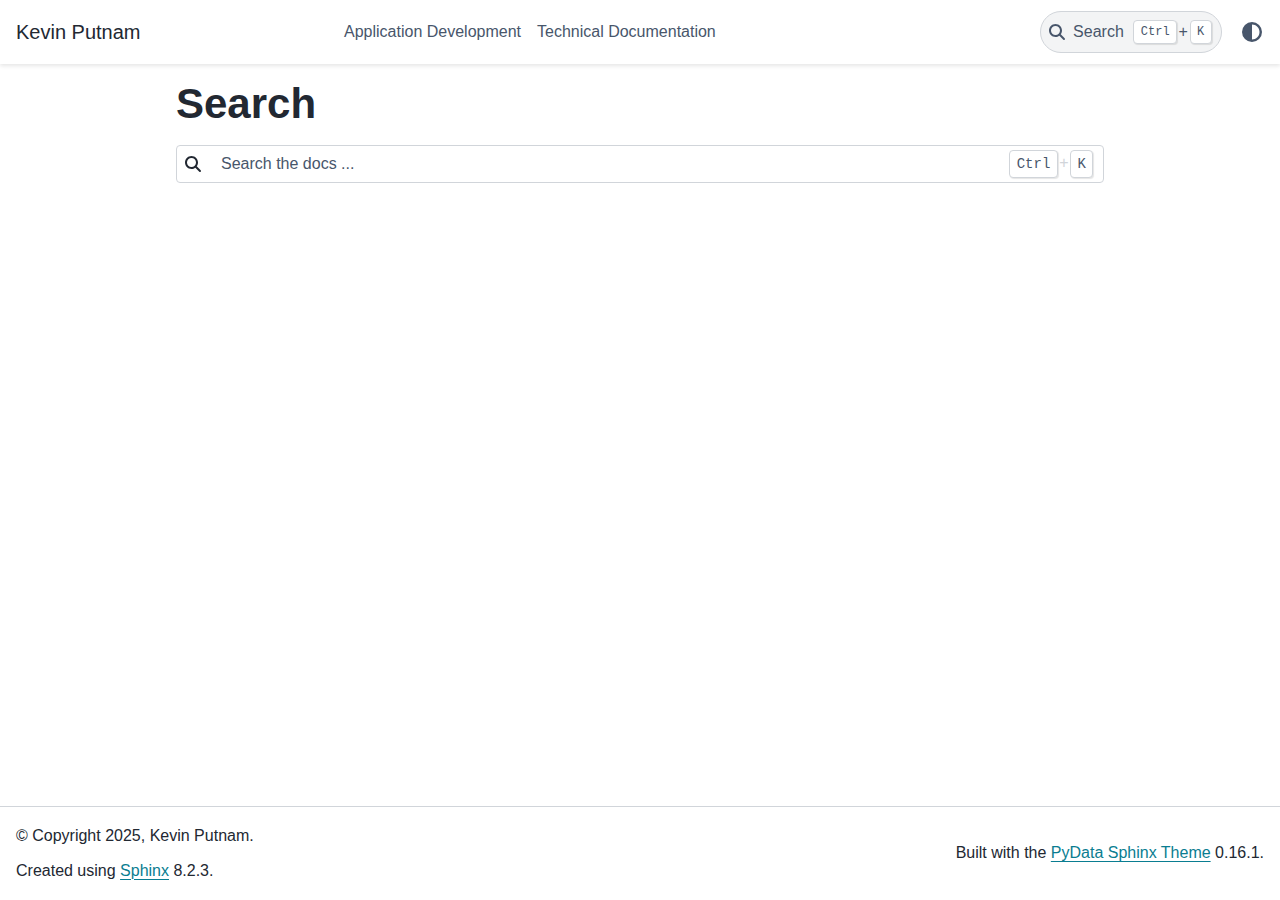
<file: search.html>
<!DOCTYPE html>


<html lang="en" data-content_root="./" >

  <head>
    <meta charset="utf-8" />
    <meta name="viewport" content="width=device-width, initial-scale=1.0" /><title>Search - Kevin Putnam  documentation</title>
  
  
  
  <script data-cfasync="false">
    document.documentElement.dataset.mode = localStorage.getItem("mode") || "";
    document.documentElement.dataset.theme = localStorage.getItem("theme") || "";
  </script>
  <!--
    this give us a css class that will be invisible only if js is disabled
  -->
  <noscript>
    <style>
      .pst-js-only { display: none !important; }

    </style>
  </noscript>
  
  <!-- Loaded before other Sphinx assets -->
  <link href="_static/styles/theme.css?digest=8878045cc6db502f8baf" rel="stylesheet" />
<link href="_static/styles/pydata-sphinx-theme.css?digest=8878045cc6db502f8baf" rel="stylesheet" />

    <link rel="stylesheet" type="text/css" href="_static/pygments.css?v=8f2a1f02" />
    <link rel="stylesheet" type="text/css" href="_static/sphinx-design.min.css?v=95c83b7e" />
    <link rel="stylesheet" type="text/css" href="_static/override.css?v=800aa44b" />
  
  <!-- So that users can add custom icons -->
  <script src="_static/scripts/fontawesome.js?digest=8878045cc6db502f8baf"></script>
  <!-- Pre-loaded scripts that we'll load fully later -->
  <link rel="preload" as="script" href="_static/scripts/bootstrap.js?digest=8878045cc6db502f8baf" />
<link rel="preload" as="script" href="_static/scripts/pydata-sphinx-theme.js?digest=8878045cc6db502f8baf" />

    <script src="_static/documentation_options.js?v=5929fcd5"></script>
    <script src="_static/doctools.js?v=9bcbadda"></script>
    <script src="_static/sphinx_highlight.js?v=dc90522c"></script>
    <script src="_static/design-tabs.js?v=f930bc37"></script>
    <script>DOCUMENTATION_OPTIONS.pagename = 'search';</script>
  <script src="_static/searchtools.js"></script>
  <script src="_static/language_data.js"></script>
  <script src="searchindex.js"></script>
    <link rel="index" title="Index" href="genindex.html" />
    <link rel="search" title="Search" href="#" />
    
  <meta name="viewport" content="width=device-width, initial-scale=1"/>
  <meta name="docsearch:language" content="en"/>
  <meta name="docsearch:version" content="" /> 
    <link rel="preconnect" href="https://fonts.googleapis.com">
    <link rel="preconnect" href="https://fonts.gstatic.com" crossorigin>
    <link href="https://fonts.googleapis.com/css2?family=Tiny5&display=swap" rel="stylesheet">

  </head>
  
  
  <body data-bs-spy="scroll" data-bs-target=".bd-toc-nav" data-offset="180" data-bs-root-margin="0px 0px -60%" data-default-mode="">

  
  
  <div id="pst-skip-link" class="skip-link d-print-none"><a href="#main-content">Skip to main content</a></div>
  
  <div id="pst-scroll-pixel-helper"></div>
  
  <button type="button" class="btn rounded-pill" id="pst-back-to-top">
    <i class="fa-solid fa-arrow-up"></i>Back to top</button>

  
  <dialog id="pst-search-dialog">
    
<form class="bd-search d-flex align-items-center"
      action="#"
      method="get">
  <i class="fa-solid fa-magnifying-glass"></i>
  <input type="search"
         class="form-control"
         name="q"
         placeholder="Search the docs ..."
         aria-label="Search the docs ..."
         autocomplete="off"
         autocorrect="off"
         autocapitalize="off"
         spellcheck="false"/>
  <span class="search-button__kbd-shortcut"><kbd class="kbd-shortcut__modifier">Ctrl</kbd>+<kbd>K</kbd></span>
</form>
  </dialog>

  <div class="pst-async-banner-revealer d-none">
  <aside id="bd-header-version-warning" class="d-none d-print-none" aria-label="Version warning"></aside>
</div>

  
    <header class="bd-header navbar navbar-expand-lg bd-navbar d-print-none">
<div class="bd-header__inner bd-page-width">
  <button class="pst-navbar-icon sidebar-toggle primary-toggle" aria-label="Site navigation">
    <span class="fa-solid fa-bars"></span>
  </button>
  
  
  <div class="col-lg-3 navbar-header-items__start">
    
      <div class="navbar-item">

  
    
  

<a class="navbar-brand logo" href="index.html">
  
  
  
  
  
  
    <p class="title logo__title">Kevin Putnam</p>
  
</a></div>
    
  </div>
  
  <div class="col-lg-9 navbar-header-items">
    
    <div class="me-auto navbar-header-items__center">
      
        <div class="navbar-item">
<nav>
  <ul class="bd-navbar-elements navbar-nav">
    
<li class="nav-item ">
  <a class="nav-link nav-internal" href="app_dev.html">
    Application Development
  </a>
</li>


<li class="nav-item ">
  <a class="nav-link nav-internal" href="tech_docs.html">
    Technical Documentation
  </a>
</li>

  </ul>
</nav></div>
      
    </div>
    
    
    <div class="navbar-header-items__end">
      
        <div class="navbar-item navbar-persistent--container">
          

<button class="btn search-button-field search-button__button pst-js-only" title="Search" aria-label="Search" data-bs-placement="bottom" data-bs-toggle="tooltip">
 <i class="fa-solid fa-magnifying-glass"></i>
 <span class="search-button__default-text">Search</span>
 <span class="search-button__kbd-shortcut"><kbd class="kbd-shortcut__modifier">Ctrl</kbd>+<kbd class="kbd-shortcut__modifier">K</kbd></span>
</button>
        </div>
      
      
        <div class="navbar-item">

<button class="btn btn-sm nav-link pst-navbar-icon theme-switch-button pst-js-only" aria-label="Color mode" data-bs-title="Color mode"  data-bs-placement="bottom" data-bs-toggle="tooltip">
  <i class="theme-switch fa-solid fa-sun                fa-lg" data-mode="light" title="Light"></i>
  <i class="theme-switch fa-solid fa-moon               fa-lg" data-mode="dark"  title="Dark"></i>
  <i class="theme-switch fa-solid fa-circle-half-stroke fa-lg" data-mode="auto"  title="System Settings"></i>
</button></div>
      
    </div>
    
  </div>
  
  
    <div class="navbar-persistent--mobile">

<button class="btn search-button-field search-button__button pst-js-only" title="Search" aria-label="Search" data-bs-placement="bottom" data-bs-toggle="tooltip">
 <i class="fa-solid fa-magnifying-glass"></i>
 <span class="search-button__default-text">Search</span>
 <span class="search-button__kbd-shortcut"><kbd class="kbd-shortcut__modifier">Ctrl</kbd>+<kbd class="kbd-shortcut__modifier">K</kbd></span>
</button>
    </div>
  

  
</div>

    </header>
  

  <div class="bd-container">
    <div class="bd-container__inner bd-page-width">
      
      
      
        
      
      <dialog id="pst-primary-sidebar-modal"></dialog>
      <div id="pst-primary-sidebar" class="bd-sidebar-primary bd-sidebar hide-on-wide">
        

  
  <div class="sidebar-header-items sidebar-primary__section">
    
    
      <div class="sidebar-header-items__center">
        
          
          
            <div class="navbar-item">
<nav>
  <ul class="bd-navbar-elements navbar-nav">
    
<li class="nav-item ">
  <a class="nav-link nav-internal" href="app_dev.html">
    Application Development
  </a>
</li>


<li class="nav-item ">
  <a class="nav-link nav-internal" href="tech_docs.html">
    Technical Documentation
  </a>
</li>

  </ul>
</nav></div>
          
        
      </div>
    
    
    
      <div class="sidebar-header-items__end">
        
          <div class="navbar-item">

<button class="btn btn-sm nav-link pst-navbar-icon theme-switch-button pst-js-only" aria-label="Color mode" data-bs-title="Color mode"  data-bs-placement="bottom" data-bs-toggle="tooltip">
  <i class="theme-switch fa-solid fa-sun                fa-lg" data-mode="light" title="Light"></i>
  <i class="theme-switch fa-solid fa-moon               fa-lg" data-mode="dark"  title="Dark"></i>
  <i class="theme-switch fa-solid fa-circle-half-stroke fa-lg" data-mode="auto"  title="System Settings"></i>
</button></div>
        
      </div>
    
  </div>
  
  
  <div class="sidebar-primary-items__end sidebar-primary__section">
      <div class="sidebar-primary-item">
<div id="ethical-ad-placement"
      class="flat"
      data-ea-publisher="readthedocs"
      data-ea-type="readthedocs-sidebar"
      data-ea-manual="true">
</div></div>
  </div>


      </div>
      
      <main id="main-content" class="bd-main" role="main">
        
        
          <div class="bd-content">
            <div class="bd-article-container">
              
              <div class="bd-header-article d-print-none"></div>
              
              
  <div class="bd-search-container">
    <h1>Search</h1>
    <noscript>
      <div class="admonition error">
        <p class="admonition-title">Error</p>
        <p>Please activate JavaScript to enable the search functionality.</p>
      </div>
    </noscript>
    
<form class="bd-search d-flex align-items-center"
      action="#"
      method="get">
  <i class="fa-solid fa-magnifying-glass"></i>
  <input type="search"
         class="form-control"
         name="q"
         placeholder="Search the docs ..."
         aria-label="Search the docs ..."
         autocomplete="off"
         autocorrect="off"
         autocapitalize="off"
         spellcheck="false"/>
  <span class="search-button__kbd-shortcut"><kbd class="kbd-shortcut__modifier">Ctrl</kbd>+<kbd>K</kbd></span>
</form>
    <div id="search-results"></div>
  </div>
  <script>
    // Activate the search field on page load
    let searchInput = document.querySelector("form.bd-search input");
    if (searchInput) {
        searchInput.focus();
        searchInput.select();
        console.log("[PST]: Set focus on search field.");
    }
  </script>

              
              
              
              
                <footer class="prev-next-footer d-print-none">
                  
<div class="prev-next-area">
</div>
                </footer>
              
            </div>
            
            
              
            
          </div>
          <footer class="bd-footer-content">
            
          </footer>
        
      </main>
    </div>
  </div>
  
  <!-- Scripts loaded after <body> so the DOM is not blocked -->
  <script defer src="_static/scripts/bootstrap.js?digest=8878045cc6db502f8baf"></script>
<script defer src="_static/scripts/pydata-sphinx-theme.js?digest=8878045cc6db502f8baf"></script>

  <footer class="bd-footer">
<div class="bd-footer__inner bd-page-width">
  
    <div class="footer-items__start">
      
        <div class="footer-item">

  <p class="copyright">
    
      © Copyright 2025, Kevin Putnam.
      <br/>
    
  </p>
</div>
      
        <div class="footer-item">

  <p class="sphinx-version">
    Created using <a href="https://www.sphinx-doc.org/">Sphinx</a> 8.2.3.
    <br/>
  </p>
</div>
      
    </div>
  
  
  
    <div class="footer-items__end">
      
        <div class="footer-item">
<p class="theme-version">
  <!-- # L10n: Setting the PST URL as an argument as this does not need to be localized -->
  Built with the <a href="https://pydata-sphinx-theme.readthedocs.io/en/stable/index.html">PyData Sphinx Theme</a> 0.16.1.
</p></div>
      
    </div>
  
</div>

  </footer>
  </body>
</html>
</file>
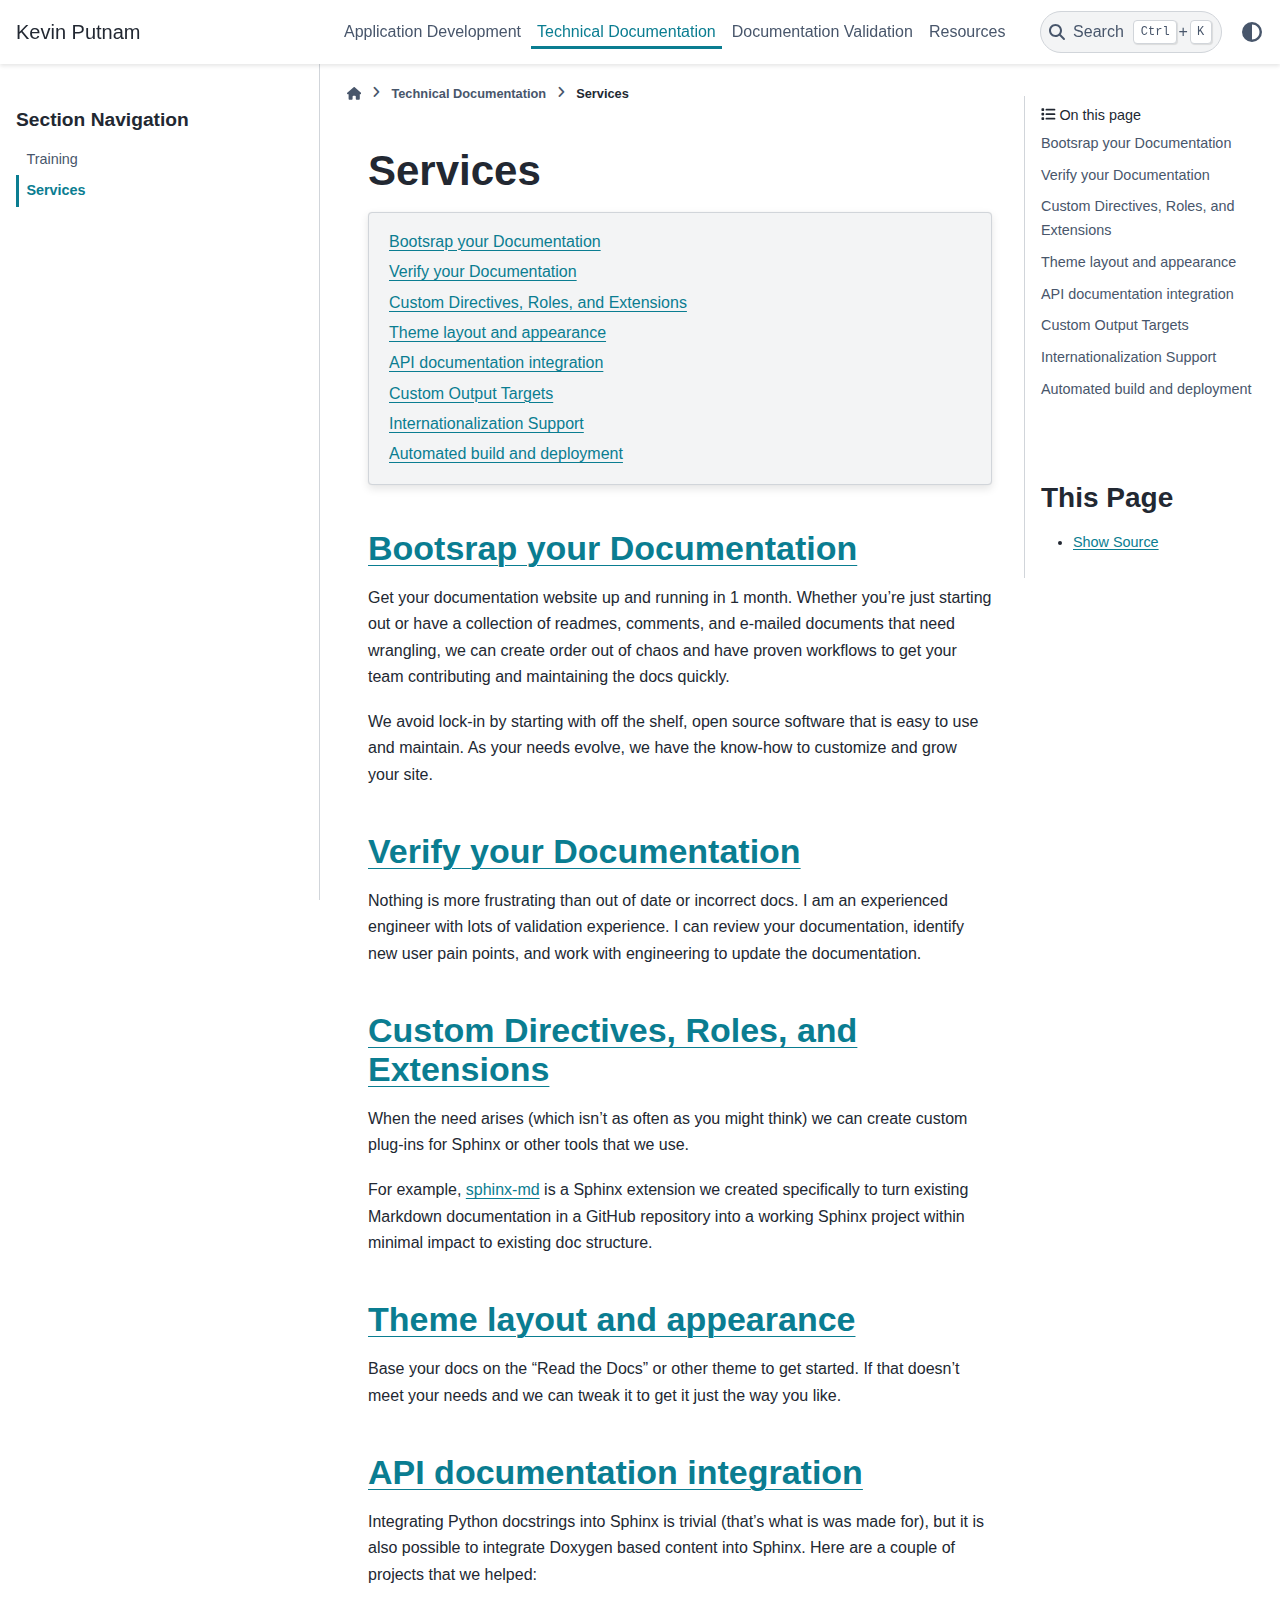
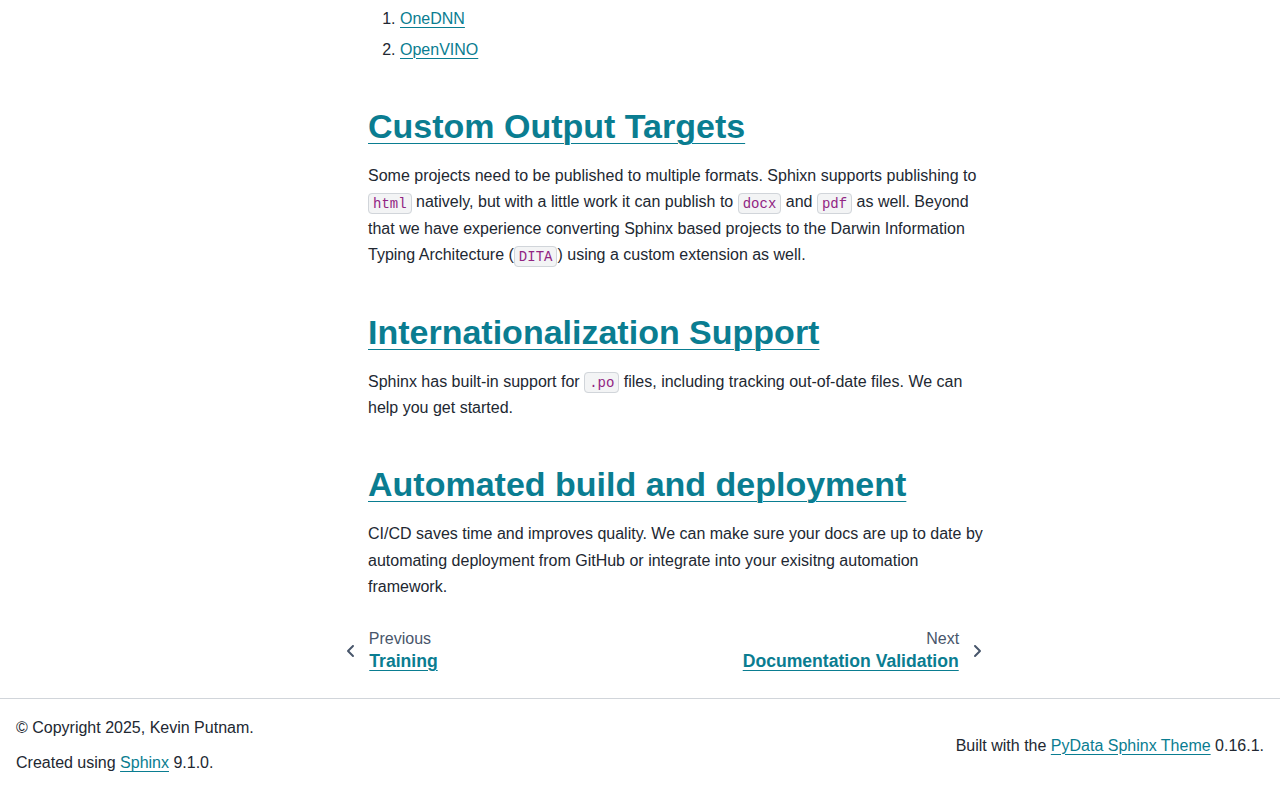
<file: services.html>
<!DOCTYPE html>


<html lang="en" data-content_root="./" >

  <head>
    <meta charset="utf-8" />
    <meta name="viewport" content="width=device-width, initial-scale=1.0" /><meta name="viewport" content="width=device-width, initial-scale=1" />

    <title>Services &#8212; Kevin Putnam  documentation</title>
  
  
  
  <script data-cfasync="false">
    document.documentElement.dataset.mode = localStorage.getItem("mode") || "";
    document.documentElement.dataset.theme = localStorage.getItem("theme") || "";
  </script>
  <!--
    this give us a css class that will be invisible only if js is disabled
  -->
  <noscript>
    <style>
      .pst-js-only { display: none !important; }

    </style>
  </noscript>
  
  <!-- Loaded before other Sphinx assets -->
  <link href="_static/styles/theme.css?digest=8878045cc6db502f8baf" rel="stylesheet" />
<link href="_static/styles/pydata-sphinx-theme.css?digest=8878045cc6db502f8baf" rel="stylesheet" />

    <link rel="stylesheet" type="text/css" href="_static/pygments.css?v=8f2a1f02" />
    <link rel="stylesheet" type="text/css" href="_static/sphinx-design.min.css?v=95c83b7e" />
    <link rel="stylesheet" type="text/css" href="_static/override.css?v=800aa44b" />
  
  <!-- So that users can add custom icons -->
  <script src="_static/scripts/fontawesome.js?digest=8878045cc6db502f8baf"></script>
  <!-- Pre-loaded scripts that we'll load fully later -->
  <link rel="preload" as="script" href="_static/scripts/bootstrap.js?digest=8878045cc6db502f8baf" />
<link rel="preload" as="script" href="_static/scripts/pydata-sphinx-theme.js?digest=8878045cc6db502f8baf" />

    <script src="_static/documentation_options.js?v=5929fcd5"></script>
    <script src="_static/doctools.js?v=fd6eb6e6"></script>
    <script src="_static/sphinx_highlight.js?v=6ffebe34"></script>
    <script src="_static/design-tabs.js?v=f930bc37"></script>
    <script>DOCUMENTATION_OPTIONS.pagename = 'services';</script>
    <link rel="index" title="Index" href="genindex.html" />
    <link rel="search" title="Search" href="search.html" />
    <link rel="next" title="Documentation Validation" href="validation.html" />
    <link rel="prev" title="Training" href="training.html" />
    
  <meta name="viewport" content="width=device-width, initial-scale=1"/>
  <meta name="docsearch:language" content="en"/>
  <meta name="docsearch:version" content="" /> 
    <link rel="preconnect" href="https://fonts.googleapis.com">
    <link rel="preconnect" href="https://fonts.gstatic.com" crossorigin>
    <link href="https://fonts.googleapis.com/css2?family=Tiny5&display=swap" rel="stylesheet">

  </head>
  
  
  <body data-bs-spy="scroll" data-bs-target=".bd-toc-nav" data-offset="180" data-bs-root-margin="0px 0px -60%" data-default-mode="">

  
  
  <div id="pst-skip-link" class="skip-link d-print-none"><a href="#main-content">Skip to main content</a></div>
  
  <div id="pst-scroll-pixel-helper"></div>
  
  <button type="button" class="btn rounded-pill" id="pst-back-to-top">
    <i class="fa-solid fa-arrow-up"></i>Back to top</button>

  
  <dialog id="pst-search-dialog">
    
<form class="bd-search d-flex align-items-center"
      action="search.html"
      method="get">
  <i class="fa-solid fa-magnifying-glass"></i>
  <input type="search"
         class="form-control"
         name="q"
         placeholder="Search the docs ..."
         aria-label="Search the docs ..."
         autocomplete="off"
         autocorrect="off"
         autocapitalize="off"
         spellcheck="false"/>
  <span class="search-button__kbd-shortcut"><kbd class="kbd-shortcut__modifier">Ctrl</kbd>+<kbd>K</kbd></span>
</form>
  </dialog>

  <div class="pst-async-banner-revealer d-none">
  <aside id="bd-header-version-warning" class="d-none d-print-none" aria-label="Version warning"></aside>
</div>

  
    <header class="bd-header navbar navbar-expand-lg bd-navbar d-print-none">
<div class="bd-header__inner bd-page-width">
  <button class="pst-navbar-icon sidebar-toggle primary-toggle" aria-label="Site navigation">
    <span class="fa-solid fa-bars"></span>
  </button>
  
  
  <div class="col-lg-3 navbar-header-items__start">
    
      <div class="navbar-item">

  
    
  

<a class="navbar-brand logo" href="index.html">
  
  
  
  
  
  
    <p class="title logo__title">Kevin Putnam</p>
  
</a></div>
    
  </div>
  
  <div class="col-lg-9 navbar-header-items">
    
    <div class="me-auto navbar-header-items__center">
      
        <div class="navbar-item">
<nav>
  <ul class="bd-navbar-elements navbar-nav">
    
<li class="nav-item ">
  <a class="nav-link nav-internal" href="app_dev.html">
    Application Development
  </a>
</li>


<li class="nav-item current active">
  <a class="nav-link nav-internal" href="tech_docs.html">
    Technical Documentation
  </a>
</li>


<li class="nav-item ">
  <a class="nav-link nav-internal" href="validation.html">
    Documentation Validation
  </a>
</li>


<li class="nav-item ">
  <a class="nav-link nav-internal" href="resources.html">
    Resources
  </a>
</li>

  </ul>
</nav></div>
      
    </div>
    
    
    <div class="navbar-header-items__end">
      
        <div class="navbar-item navbar-persistent--container">
          

<button class="btn search-button-field search-button__button pst-js-only" title="Search" aria-label="Search" data-bs-placement="bottom" data-bs-toggle="tooltip">
 <i class="fa-solid fa-magnifying-glass"></i>
 <span class="search-button__default-text">Search</span>
 <span class="search-button__kbd-shortcut"><kbd class="kbd-shortcut__modifier">Ctrl</kbd>+<kbd class="kbd-shortcut__modifier">K</kbd></span>
</button>
        </div>
      
      
        <div class="navbar-item">

<button class="btn btn-sm nav-link pst-navbar-icon theme-switch-button pst-js-only" aria-label="Color mode" data-bs-title="Color mode"  data-bs-placement="bottom" data-bs-toggle="tooltip">
  <i class="theme-switch fa-solid fa-sun                fa-lg" data-mode="light" title="Light"></i>
  <i class="theme-switch fa-solid fa-moon               fa-lg" data-mode="dark"  title="Dark"></i>
  <i class="theme-switch fa-solid fa-circle-half-stroke fa-lg" data-mode="auto"  title="System Settings"></i>
</button></div>
      
    </div>
    
  </div>
  
  
    <div class="navbar-persistent--mobile">

<button class="btn search-button-field search-button__button pst-js-only" title="Search" aria-label="Search" data-bs-placement="bottom" data-bs-toggle="tooltip">
 <i class="fa-solid fa-magnifying-glass"></i>
 <span class="search-button__default-text">Search</span>
 <span class="search-button__kbd-shortcut"><kbd class="kbd-shortcut__modifier">Ctrl</kbd>+<kbd class="kbd-shortcut__modifier">K</kbd></span>
</button>
    </div>
  

  
    <button class="pst-navbar-icon sidebar-toggle secondary-toggle" aria-label="On this page">
      <span class="fa-solid fa-outdent"></span>
    </button>
  
</div>

    </header>
  

  <div class="bd-container">
    <div class="bd-container__inner bd-page-width">
      
      
      
      <dialog id="pst-primary-sidebar-modal"></dialog>
      <div id="pst-primary-sidebar" class="bd-sidebar-primary bd-sidebar">
        

  
  <div class="sidebar-header-items sidebar-primary__section">
    
    
      <div class="sidebar-header-items__center">
        
          
          
            <div class="navbar-item">
<nav>
  <ul class="bd-navbar-elements navbar-nav">
    
<li class="nav-item ">
  <a class="nav-link nav-internal" href="app_dev.html">
    Application Development
  </a>
</li>


<li class="nav-item current active">
  <a class="nav-link nav-internal" href="tech_docs.html">
    Technical Documentation
  </a>
</li>


<li class="nav-item ">
  <a class="nav-link nav-internal" href="validation.html">
    Documentation Validation
  </a>
</li>


<li class="nav-item ">
  <a class="nav-link nav-internal" href="resources.html">
    Resources
  </a>
</li>

  </ul>
</nav></div>
          
        
      </div>
    
    
    
      <div class="sidebar-header-items__end">
        
          <div class="navbar-item">

<button class="btn btn-sm nav-link pst-navbar-icon theme-switch-button pst-js-only" aria-label="Color mode" data-bs-title="Color mode"  data-bs-placement="bottom" data-bs-toggle="tooltip">
  <i class="theme-switch fa-solid fa-sun                fa-lg" data-mode="light" title="Light"></i>
  <i class="theme-switch fa-solid fa-moon               fa-lg" data-mode="dark"  title="Dark"></i>
  <i class="theme-switch fa-solid fa-circle-half-stroke fa-lg" data-mode="auto"  title="System Settings"></i>
</button></div>
        
      </div>
    
  </div>
  
    <div class="sidebar-primary-items__start sidebar-primary__section">
        <div class="sidebar-primary-item">
<nav class="bd-docs-nav bd-links"
     aria-label="Section Navigation">
  <p class="bd-links__title" role="heading" aria-level="1">Section Navigation</p>
  <div class="bd-toc-item navbar-nav"><ul class="current nav bd-sidenav">
<li class="toctree-l1"><a class="reference internal" href="training.html">Training</a></li>
<li class="toctree-l1 current active"><a class="current reference internal" href="#">Services</a></li>
</ul>
</div>
</nav></div>
    </div>
  
  
  <div class="sidebar-primary-items__end sidebar-primary__section">
      <div class="sidebar-primary-item">
<div id="ethical-ad-placement"
      class="flat"
      data-ea-publisher="readthedocs"
      data-ea-type="readthedocs-sidebar"
      data-ea-manual="true">
</div></div>
  </div>


      </div>
      
      <main id="main-content" class="bd-main" role="main">
        
        
          <div class="bd-content">
            <div class="bd-article-container">
              
              <div class="bd-header-article d-print-none">
<div class="header-article-items header-article__inner">
  
    <div class="header-article-items__start">
      
        <div class="header-article-item">

<nav aria-label="Breadcrumb" class="d-print-none">
  <ul class="bd-breadcrumbs">
    
    <li class="breadcrumb-item breadcrumb-home">
      <a href="index.html" class="nav-link" aria-label="Home">
        <i class="fa-solid fa-home"></i>
      </a>
    </li>
    
    <li class="breadcrumb-item"><a href="tech_docs.html" class="nav-link">Technical Documentation</a></li>
    
    <li class="breadcrumb-item active" aria-current="page"><span class="ellipsis">Services</span></li>
  </ul>
</nav>
</div>
      
    </div>
  
  
</div>
</div>
              
              
              
                
<div id="searchbox"></div>
                <article class="bd-article">
                  
  <section id="services">
<h1>Services<a class="headerlink" href="#services" title="Link to this heading">#</a></h1>
<nav class="contents local" id="contents">
<ul class="simple">
<li><p><a class="reference internal" href="#bootsrap-your-documentation" id="id1">Bootsrap your Documentation</a></p></li>
<li><p><a class="reference internal" href="#verify-your-documentation" id="id2">Verify your Documentation</a></p></li>
<li><p><a class="reference internal" href="#custom-directives-roles-and-extensions" id="id3">Custom Directives, Roles, and Extensions</a></p></li>
<li><p><a class="reference internal" href="#theme-layout-and-appearance" id="id4">Theme layout and appearance</a></p></li>
<li><p><a class="reference internal" href="#api-documentation-integration" id="id5">API documentation integration</a></p></li>
<li><p><a class="reference internal" href="#custom-output-targets" id="id6">Custom Output Targets</a></p></li>
<li><p><a class="reference internal" href="#internationalization-support" id="id7">Internationalization Support</a></p></li>
<li><p><a class="reference internal" href="#automated-build-and-deployment" id="id8">Automated build and deployment</a></p></li>
</ul>
</nav>
<section id="bootsrap-your-documentation">
<h2><a class="toc-backref" href="#id1" role="doc-backlink">Bootsrap your Documentation</a><a class="headerlink" href="#bootsrap-your-documentation" title="Link to this heading">#</a></h2>
<p>Get your documentation website up and running in 1 month. Whether you’re just starting out or have a collection of readmes, comments, and e-mailed documents that need wrangling, we can create order out of chaos and have proven workflows to get your team contributing and maintaining the docs quickly.</p>
<p>We avoid lock-in by starting with off the shelf, open source software that is easy to use and maintain. As your needs evolve, we have the know-how to customize and grow your site.</p>
</section>
<section id="verify-your-documentation">
<h2><a class="toc-backref" href="#id2" role="doc-backlink">Verify your Documentation</a><a class="headerlink" href="#verify-your-documentation" title="Link to this heading">#</a></h2>
<p>Nothing is more frustrating than out of date or incorrect docs. I am an
experienced engineer with lots of validation experience. I can review your
documentation, identify new user pain points, and work with engineering to
update the documentation.</p>
</section>
<section id="custom-directives-roles-and-extensions">
<h2><a class="toc-backref" href="#id3" role="doc-backlink">Custom Directives, Roles, and Extensions</a><a class="headerlink" href="#custom-directives-roles-and-extensions" title="Link to this heading">#</a></h2>
<p>When the need arises (which isn’t as often as you might think) we can create custom plug-ins for Sphinx or other tools that we use.</p>
<p>For example, <a class="reference external" href="https://pypi.org/project/sphinx-md/">sphinx-md</a> is a Sphinx extension we created specifically to turn existing Markdown documentation in a GitHub repository into a working Sphinx project within minimal impact to existing doc structure.</p>
</section>
<section id="theme-layout-and-appearance">
<h2><a class="toc-backref" href="#id4" role="doc-backlink">Theme layout and appearance</a><a class="headerlink" href="#theme-layout-and-appearance" title="Link to this heading">#</a></h2>
<p>Base your docs on the  “Read the Docs” or other theme to get started. If that doesn’t meet your needs and we can tweak it to get it just the way you like.</p>
</section>
<section id="api-documentation-integration">
<h2><a class="toc-backref" href="#id5" role="doc-backlink">API documentation integration</a><a class="headerlink" href="#api-documentation-integration" title="Link to this heading">#</a></h2>
<p>Integrating Python docstrings into Sphinx is trivial (that’s what is was made for), but it is also possible to integrate Doxygen based content into Sphinx. Here are a couple of projects that we helped:</p>
<ol class="arabic simple">
<li><p><a class="reference external" href="http://uxlfoundation.github.io/oneDNN/">OneDNN</a></p></li>
<li><p><a class="reference external" href="https://docs.openvino.ai/2025/index.html">OpenVINO</a></p></li>
</ol>
</section>
<section id="custom-output-targets">
<h2><a class="toc-backref" href="#id6" role="doc-backlink">Custom Output Targets</a><a class="headerlink" href="#custom-output-targets" title="Link to this heading">#</a></h2>
<p>Some projects need to be published to multiple formats. Sphixn supports publishing to <code class="docutils literal notranslate"><span class="pre">html</span></code> natively, but with a little work it can publish to <code class="docutils literal notranslate"><span class="pre">docx</span></code> and <code class="docutils literal notranslate"><span class="pre">pdf</span></code> as well. Beyond that we have experience converting Sphinx based projects to the Darwin Information Typing Architecture (<code class="docutils literal notranslate"><span class="pre">DITA</span></code>) using a custom extension as well.</p>
</section>
<section id="internationalization-support">
<h2><a class="toc-backref" href="#id7" role="doc-backlink">Internationalization Support</a><a class="headerlink" href="#internationalization-support" title="Link to this heading">#</a></h2>
<p>Sphinx has built-in support for <code class="docutils literal notranslate"><span class="pre">.po</span></code> files, including tracking out-of-date files. We can help you get started.</p>
</section>
<section id="automated-build-and-deployment">
<h2><a class="toc-backref" href="#id8" role="doc-backlink">Automated build and deployment</a><a class="headerlink" href="#automated-build-and-deployment" title="Link to this heading">#</a></h2>
<p>CI/CD saves time and improves quality. We can make sure your docs are up to date by automating deployment from GitHub or integrate into your exisitng automation framework.</p>
</section>
</section>


                </article>
              
              
              
              
              
                <footer class="prev-next-footer d-print-none">
                  
<div class="prev-next-area">
    <a class="left-prev"
       href="training.html"
       title="previous page">
      <i class="fa-solid fa-angle-left"></i>
      <div class="prev-next-info">
        <p class="prev-next-subtitle">previous</p>
        <p class="prev-next-title">Training</p>
      </div>
    </a>
    <a class="right-next"
       href="validation.html"
       title="next page">
      <div class="prev-next-info">
        <p class="prev-next-subtitle">next</p>
        <p class="prev-next-title">Documentation Validation</p>
      </div>
      <i class="fa-solid fa-angle-right"></i>
    </a>
</div>
                </footer>
              
            </div>
            
            
              
                <dialog id="pst-secondary-sidebar-modal"></dialog>
                <div id="pst-secondary-sidebar" class="bd-sidebar-secondary bd-toc"><div class="sidebar-secondary-items sidebar-secondary__inner">


  <div class="sidebar-secondary-item">
<div
    id="pst-page-navigation-heading-2"
    class="page-toc tocsection onthispage">
    <i class="fa-solid fa-list"></i> On this page
  </div>
  <nav class="bd-toc-nav page-toc" aria-labelledby="pst-page-navigation-heading-2">
    <ul class="visible nav section-nav flex-column">
<li class="toc-h2 nav-item toc-entry"><a class="reference internal nav-link" href="#bootsrap-your-documentation">Bootsrap your Documentation</a></li>
<li class="toc-h2 nav-item toc-entry"><a class="reference internal nav-link" href="#verify-your-documentation">Verify your Documentation</a></li>
<li class="toc-h2 nav-item toc-entry"><a class="reference internal nav-link" href="#custom-directives-roles-and-extensions">Custom Directives, Roles, and Extensions</a></li>
<li class="toc-h2 nav-item toc-entry"><a class="reference internal nav-link" href="#theme-layout-and-appearance">Theme layout and appearance</a></li>
<li class="toc-h2 nav-item toc-entry"><a class="reference internal nav-link" href="#api-documentation-integration">API documentation integration</a></li>
<li class="toc-h2 nav-item toc-entry"><a class="reference internal nav-link" href="#custom-output-targets">Custom Output Targets</a></li>
<li class="toc-h2 nav-item toc-entry"><a class="reference internal nav-link" href="#internationalization-support">Internationalization Support</a></li>
<li class="toc-h2 nav-item toc-entry"><a class="reference internal nav-link" href="#automated-build-and-deployment">Automated build and deployment</a></li>
</ul>
  </nav></div>

  <div class="sidebar-secondary-item">
  <div role="note" aria-label="source link">
    <h3>This Page</h3>
    <ul class="this-page-menu">
      <li><a href="_sources/services.md.txt"
            rel="nofollow">Show Source</a></li>
    </ul>
   </div></div>

</div></div>
              
            
          </div>
          <footer class="bd-footer-content">
            
          </footer>
        
      </main>
    </div>
  </div>
  
  <!-- Scripts loaded after <body> so the DOM is not blocked -->
  <script defer src="_static/scripts/bootstrap.js?digest=8878045cc6db502f8baf"></script>
<script defer src="_static/scripts/pydata-sphinx-theme.js?digest=8878045cc6db502f8baf"></script>

  <footer class="bd-footer">
<div class="bd-footer__inner bd-page-width">
  
    <div class="footer-items__start">
      
        <div class="footer-item">

  <p class="copyright">
    
      © Copyright 2025, Kevin Putnam.
      <br/>
    
  </p>
</div>
      
        <div class="footer-item">

  <p class="sphinx-version">
    Created using <a href="https://www.sphinx-doc.org/">Sphinx</a> 9.1.0.
    <br/>
  </p>
</div>
      
    </div>
  
  
  
    <div class="footer-items__end">
      
        <div class="footer-item">
<p class="theme-version">
  <!-- # L10n: Setting the PST URL as an argument as this does not need to be localized -->
  Built with the <a href="https://pydata-sphinx-theme.readthedocs.io/en/stable/index.html">PyData Sphinx Theme</a> 0.16.1.
</p></div>
      
    </div>
  
</div>

  </footer>
  </body>
</html>
</file>
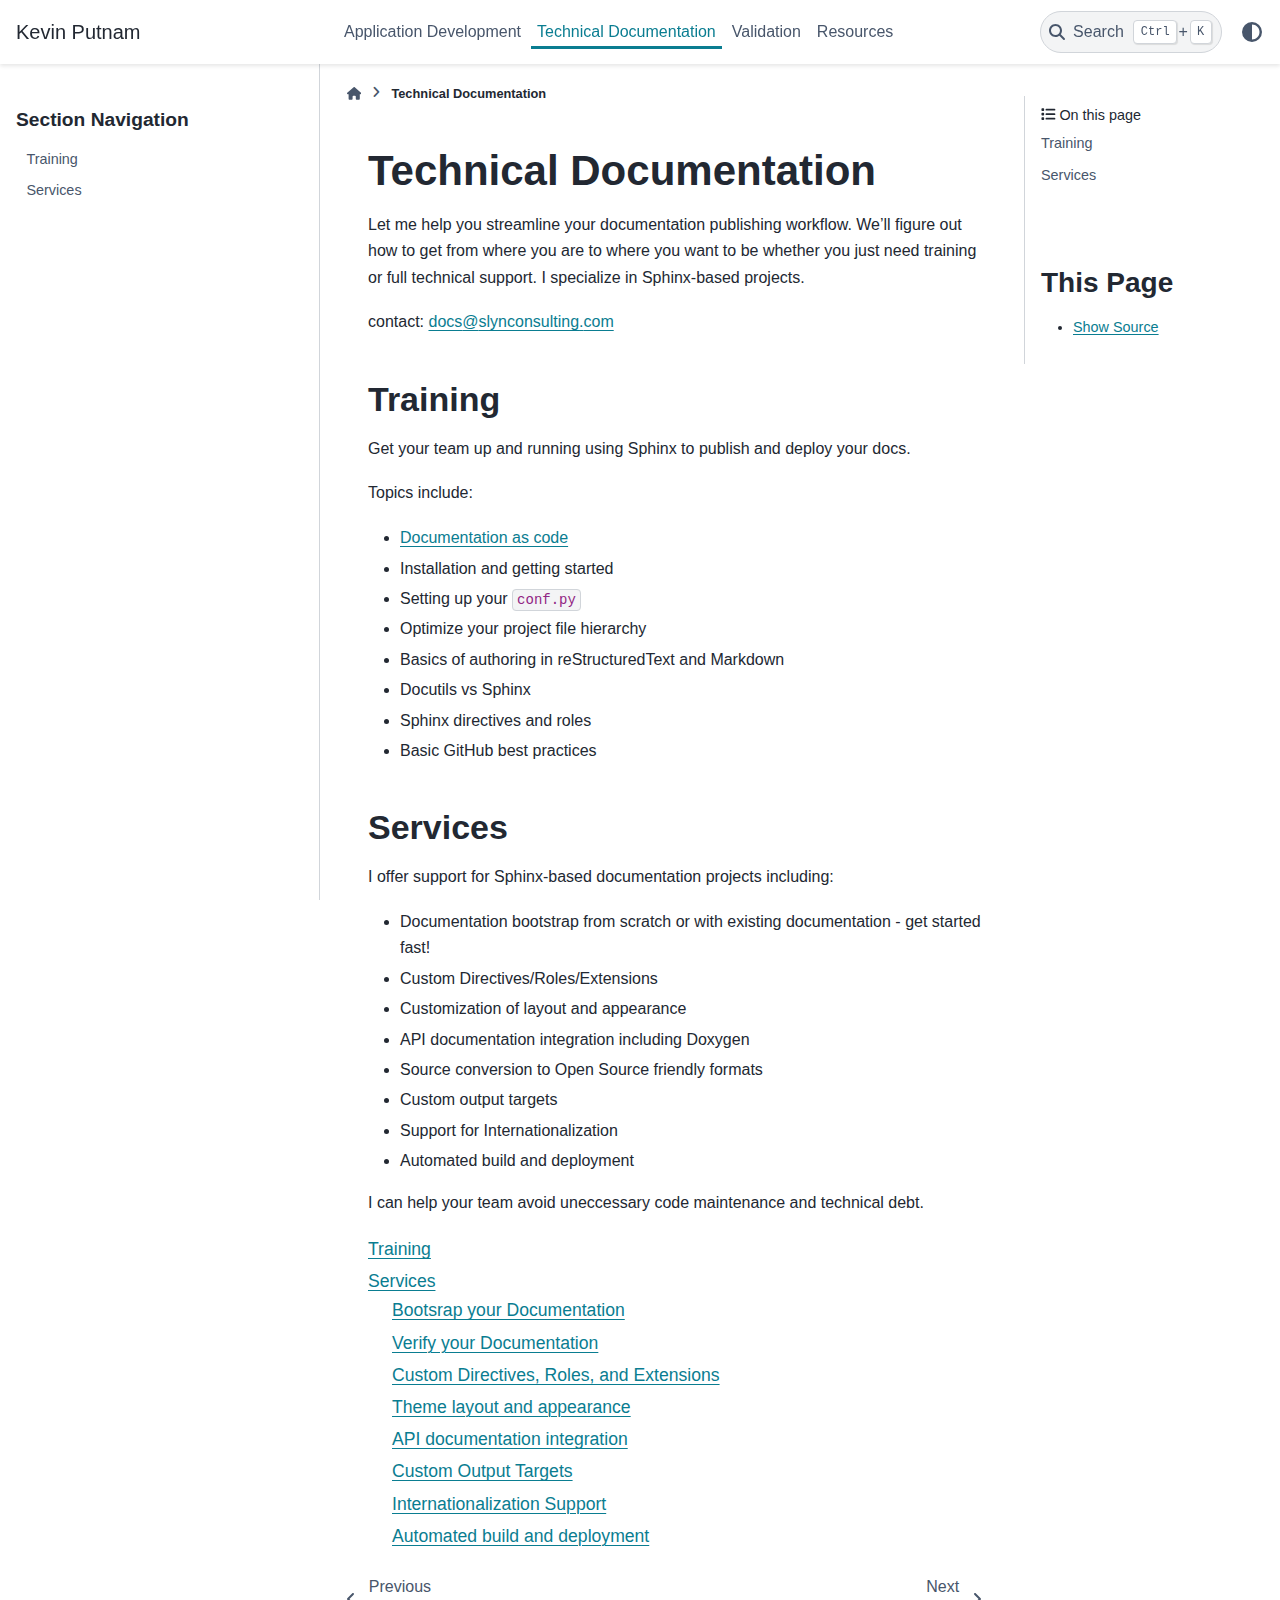
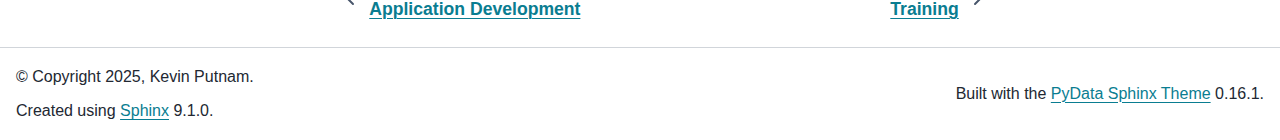
<file: tech_docs.html>
<!DOCTYPE html>


<html lang="en" data-content_root="./" >

  <head>
    <meta charset="utf-8" />
    <meta name="viewport" content="width=device-width, initial-scale=1.0" /><meta name="viewport" content="width=device-width, initial-scale=1" />

    <title>Technical Documentation &#8212; Kevin Putnam  documentation</title>
  
  
  
  <script data-cfasync="false">
    document.documentElement.dataset.mode = localStorage.getItem("mode") || "";
    document.documentElement.dataset.theme = localStorage.getItem("theme") || "";
  </script>
  <!--
    this give us a css class that will be invisible only if js is disabled
  -->
  <noscript>
    <style>
      .pst-js-only { display: none !important; }

    </style>
  </noscript>
  
  <!-- Loaded before other Sphinx assets -->
  <link href="_static/styles/theme.css?digest=8878045cc6db502f8baf" rel="stylesheet" />
<link href="_static/styles/pydata-sphinx-theme.css?digest=8878045cc6db502f8baf" rel="stylesheet" />

    <link rel="stylesheet" type="text/css" href="_static/pygments.css?v=8f2a1f02" />
    <link rel="stylesheet" type="text/css" href="_static/sphinx-design.min.css?v=95c83b7e" />
    <link rel="stylesheet" type="text/css" href="_static/override.css?v=800aa44b" />
  
  <!-- So that users can add custom icons -->
  <script src="_static/scripts/fontawesome.js?digest=8878045cc6db502f8baf"></script>
  <!-- Pre-loaded scripts that we'll load fully later -->
  <link rel="preload" as="script" href="_static/scripts/bootstrap.js?digest=8878045cc6db502f8baf" />
<link rel="preload" as="script" href="_static/scripts/pydata-sphinx-theme.js?digest=8878045cc6db502f8baf" />

    <script src="_static/documentation_options.js?v=5929fcd5"></script>
    <script src="_static/doctools.js?v=fd6eb6e6"></script>
    <script src="_static/sphinx_highlight.js?v=6ffebe34"></script>
    <script src="_static/design-tabs.js?v=f930bc37"></script>
    <script>DOCUMENTATION_OPTIONS.pagename = 'tech_docs';</script>
    <link rel="index" title="Index" href="genindex.html" />
    <link rel="search" title="Search" href="search.html" />
    <link rel="next" title="Training" href="training.html" />
    <link rel="prev" title="Application Development" href="app_dev.html" />
    
  <meta name="viewport" content="width=device-width, initial-scale=1"/>
  <meta name="docsearch:language" content="en"/>
  <meta name="docsearch:version" content="" /> 
    <link rel="preconnect" href="https://fonts.googleapis.com">
    <link rel="preconnect" href="https://fonts.gstatic.com" crossorigin>
    <link href="https://fonts.googleapis.com/css2?family=Tiny5&display=swap" rel="stylesheet">

  </head>
  
  
  <body data-bs-spy="scroll" data-bs-target=".bd-toc-nav" data-offset="180" data-bs-root-margin="0px 0px -60%" data-default-mode="">

  
  
  <div id="pst-skip-link" class="skip-link d-print-none"><a href="#main-content">Skip to main content</a></div>
  
  <div id="pst-scroll-pixel-helper"></div>
  
  <button type="button" class="btn rounded-pill" id="pst-back-to-top">
    <i class="fa-solid fa-arrow-up"></i>Back to top</button>

  
  <dialog id="pst-search-dialog">
    
<form class="bd-search d-flex align-items-center"
      action="search.html"
      method="get">
  <i class="fa-solid fa-magnifying-glass"></i>
  <input type="search"
         class="form-control"
         name="q"
         placeholder="Search the docs ..."
         aria-label="Search the docs ..."
         autocomplete="off"
         autocorrect="off"
         autocapitalize="off"
         spellcheck="false"/>
  <span class="search-button__kbd-shortcut"><kbd class="kbd-shortcut__modifier">Ctrl</kbd>+<kbd>K</kbd></span>
</form>
  </dialog>

  <div class="pst-async-banner-revealer d-none">
  <aside id="bd-header-version-warning" class="d-none d-print-none" aria-label="Version warning"></aside>
</div>

  
    <header class="bd-header navbar navbar-expand-lg bd-navbar d-print-none">
<div class="bd-header__inner bd-page-width">
  <button class="pst-navbar-icon sidebar-toggle primary-toggle" aria-label="Site navigation">
    <span class="fa-solid fa-bars"></span>
  </button>
  
  
  <div class="col-lg-3 navbar-header-items__start">
    
      <div class="navbar-item">

  
    
  

<a class="navbar-brand logo" href="index.html">
  
  
  
  
  
  
    <p class="title logo__title">Kevin Putnam</p>
  
</a></div>
    
  </div>
  
  <div class="col-lg-9 navbar-header-items">
    
    <div class="me-auto navbar-header-items__center">
      
        <div class="navbar-item">
<nav>
  <ul class="bd-navbar-elements navbar-nav">
    
<li class="nav-item ">
  <a class="nav-link nav-internal" href="app_dev.html">
    Application Development
  </a>
</li>


<li class="nav-item current active">
  <a class="nav-link nav-internal" href="#">
    Technical Documentation
  </a>
</li>


<li class="nav-item ">
  <a class="nav-link nav-internal" href="validation.html">
    Validation
  </a>
</li>


<li class="nav-item ">
  <a class="nav-link nav-internal" href="resources.html">
    Resources
  </a>
</li>

  </ul>
</nav></div>
      
    </div>
    
    
    <div class="navbar-header-items__end">
      
        <div class="navbar-item navbar-persistent--container">
          

<button class="btn search-button-field search-button__button pst-js-only" title="Search" aria-label="Search" data-bs-placement="bottom" data-bs-toggle="tooltip">
 <i class="fa-solid fa-magnifying-glass"></i>
 <span class="search-button__default-text">Search</span>
 <span class="search-button__kbd-shortcut"><kbd class="kbd-shortcut__modifier">Ctrl</kbd>+<kbd class="kbd-shortcut__modifier">K</kbd></span>
</button>
        </div>
      
      
        <div class="navbar-item">

<button class="btn btn-sm nav-link pst-navbar-icon theme-switch-button pst-js-only" aria-label="Color mode" data-bs-title="Color mode"  data-bs-placement="bottom" data-bs-toggle="tooltip">
  <i class="theme-switch fa-solid fa-sun                fa-lg" data-mode="light" title="Light"></i>
  <i class="theme-switch fa-solid fa-moon               fa-lg" data-mode="dark"  title="Dark"></i>
  <i class="theme-switch fa-solid fa-circle-half-stroke fa-lg" data-mode="auto"  title="System Settings"></i>
</button></div>
      
    </div>
    
  </div>
  
  
    <div class="navbar-persistent--mobile">

<button class="btn search-button-field search-button__button pst-js-only" title="Search" aria-label="Search" data-bs-placement="bottom" data-bs-toggle="tooltip">
 <i class="fa-solid fa-magnifying-glass"></i>
 <span class="search-button__default-text">Search</span>
 <span class="search-button__kbd-shortcut"><kbd class="kbd-shortcut__modifier">Ctrl</kbd>+<kbd class="kbd-shortcut__modifier">K</kbd></span>
</button>
    </div>
  

  
    <button class="pst-navbar-icon sidebar-toggle secondary-toggle" aria-label="On this page">
      <span class="fa-solid fa-outdent"></span>
    </button>
  
</div>

    </header>
  

  <div class="bd-container">
    <div class="bd-container__inner bd-page-width">
      
      
      
      <dialog id="pst-primary-sidebar-modal"></dialog>
      <div id="pst-primary-sidebar" class="bd-sidebar-primary bd-sidebar">
        

  
  <div class="sidebar-header-items sidebar-primary__section">
    
    
      <div class="sidebar-header-items__center">
        
          
          
            <div class="navbar-item">
<nav>
  <ul class="bd-navbar-elements navbar-nav">
    
<li class="nav-item ">
  <a class="nav-link nav-internal" href="app_dev.html">
    Application Development
  </a>
</li>


<li class="nav-item current active">
  <a class="nav-link nav-internal" href="#">
    Technical Documentation
  </a>
</li>


<li class="nav-item ">
  <a class="nav-link nav-internal" href="validation.html">
    Validation
  </a>
</li>


<li class="nav-item ">
  <a class="nav-link nav-internal" href="resources.html">
    Resources
  </a>
</li>

  </ul>
</nav></div>
          
        
      </div>
    
    
    
      <div class="sidebar-header-items__end">
        
          <div class="navbar-item">

<button class="btn btn-sm nav-link pst-navbar-icon theme-switch-button pst-js-only" aria-label="Color mode" data-bs-title="Color mode"  data-bs-placement="bottom" data-bs-toggle="tooltip">
  <i class="theme-switch fa-solid fa-sun                fa-lg" data-mode="light" title="Light"></i>
  <i class="theme-switch fa-solid fa-moon               fa-lg" data-mode="dark"  title="Dark"></i>
  <i class="theme-switch fa-solid fa-circle-half-stroke fa-lg" data-mode="auto"  title="System Settings"></i>
</button></div>
        
      </div>
    
  </div>
  
    <div class="sidebar-primary-items__start sidebar-primary__section">
        <div class="sidebar-primary-item">
<nav class="bd-docs-nav bd-links"
     aria-label="Section Navigation">
  <p class="bd-links__title" role="heading" aria-level="1">Section Navigation</p>
  <div class="bd-toc-item navbar-nav"><ul class="nav bd-sidenav">
<li class="toctree-l1"><a class="reference internal" href="training.html">Training</a></li>
<li class="toctree-l1"><a class="reference internal" href="services.html">Services</a></li>
</ul>
</div>
</nav></div>
    </div>
  
  
  <div class="sidebar-primary-items__end sidebar-primary__section">
      <div class="sidebar-primary-item">
<div id="ethical-ad-placement"
      class="flat"
      data-ea-publisher="readthedocs"
      data-ea-type="readthedocs-sidebar"
      data-ea-manual="true">
</div></div>
  </div>


      </div>
      
      <main id="main-content" class="bd-main" role="main">
        
        
          <div class="bd-content">
            <div class="bd-article-container">
              
              <div class="bd-header-article d-print-none">
<div class="header-article-items header-article__inner">
  
    <div class="header-article-items__start">
      
        <div class="header-article-item">

<nav aria-label="Breadcrumb" class="d-print-none">
  <ul class="bd-breadcrumbs">
    
    <li class="breadcrumb-item breadcrumb-home">
      <a href="index.html" class="nav-link" aria-label="Home">
        <i class="fa-solid fa-home"></i>
      </a>
    </li>
    <li class="breadcrumb-item active" aria-current="page"><span class="ellipsis">Technical Documentation</span></li>
  </ul>
</nav>
</div>
      
    </div>
  
  
</div>
</div>
              
              
              
                
<div id="searchbox"></div>
                <article class="bd-article">
                  
  <section id="technical-documentation">
<h1>Technical Documentation<a class="headerlink" href="#technical-documentation" title="Link to this heading">#</a></h1>
<p>Let me help you streamline your documentation publishing workflow. We’ll figure out how to get from where you are to where you want to be whether you just need training or full technical support. I specialize in Sphinx-based projects.</p>
<p>contact: <a class="reference external" href="mailto:docs&#37;&#52;&#48;slynconsulting&#46;com">docs<span>&#64;</span>slynconsulting<span>&#46;</span>com</a></p>
<section id="training">
<h2>Training<a class="headerlink" href="#training" title="Link to this heading">#</a></h2>
<p>Get your team up and running using Sphinx to publish and deploy your docs.</p>
<p>Topics include:</p>
<ul class="simple">
<li><p><a class="reference internal" href="docs_as_code.html"><span class="std std-doc">Documentation as code</span></a></p></li>
<li><p>Installation and getting started</p></li>
<li><p>Setting up your <code class="docutils literal notranslate"><span class="pre">conf.py</span></code></p></li>
<li><p>Optimize your project file hierarchy</p></li>
<li><p>Basics of authoring in reStructuredText and Markdown</p></li>
<li><p>Docutils vs Sphinx</p></li>
<li><p>Sphinx directives and roles</p></li>
<li><p>Basic GitHub best practices</p></li>
</ul>
</section>
<section id="services">
<h2>Services<a class="headerlink" href="#services" title="Link to this heading">#</a></h2>
<p>I offer support for Sphinx-based documentation projects including:</p>
<ul class="simple">
<li><p>Documentation bootstrap from scratch or with existing documentation - get started fast!</p></li>
<li><p>Custom Directives/Roles/Extensions</p></li>
<li><p>Customization of layout and appearance</p></li>
<li><p>API documentation integration including Doxygen</p></li>
<li><p>Source conversion to Open Source friendly formats</p></li>
<li><p>Custom output targets</p></li>
<li><p>Support for Internationalization</p></li>
<li><p>Automated build and deployment</p></li>
</ul>
<p>I can help your team avoid uneccessary code maintenance and technical debt.</p>
<div class="toctree-wrapper compound">
<ul>
<li class="toctree-l1"><a class="reference internal" href="training.html">Training</a></li>
<li class="toctree-l1"><a class="reference internal" href="services.html">Services</a><ul>
<li class="toctree-l2"><a class="reference internal" href="services.html#bootsrap-your-documentation">Bootsrap your Documentation</a></li>
<li class="toctree-l2"><a class="reference internal" href="services.html#verify-your-documentation">Verify your Documentation</a></li>
<li class="toctree-l2"><a class="reference internal" href="services.html#custom-directives-roles-and-extensions">Custom Directives, Roles, and Extensions</a></li>
<li class="toctree-l2"><a class="reference internal" href="services.html#theme-layout-and-appearance">Theme layout and appearance</a></li>
<li class="toctree-l2"><a class="reference internal" href="services.html#api-documentation-integration">API documentation integration</a></li>
<li class="toctree-l2"><a class="reference internal" href="services.html#custom-output-targets">Custom Output Targets</a></li>
<li class="toctree-l2"><a class="reference internal" href="services.html#internationalization-support">Internationalization Support</a></li>
<li class="toctree-l2"><a class="reference internal" href="services.html#automated-build-and-deployment">Automated build and deployment</a></li>
</ul>
</li>
</ul>
</div>
</section>
</section>


                </article>
              
              
              
              
              
                <footer class="prev-next-footer d-print-none">
                  
<div class="prev-next-area">
    <a class="left-prev"
       href="app_dev.html"
       title="previous page">
      <i class="fa-solid fa-angle-left"></i>
      <div class="prev-next-info">
        <p class="prev-next-subtitle">previous</p>
        <p class="prev-next-title">Application Development</p>
      </div>
    </a>
    <a class="right-next"
       href="training.html"
       title="next page">
      <div class="prev-next-info">
        <p class="prev-next-subtitle">next</p>
        <p class="prev-next-title">Training</p>
      </div>
      <i class="fa-solid fa-angle-right"></i>
    </a>
</div>
                </footer>
              
            </div>
            
            
              
                <dialog id="pst-secondary-sidebar-modal"></dialog>
                <div id="pst-secondary-sidebar" class="bd-sidebar-secondary bd-toc"><div class="sidebar-secondary-items sidebar-secondary__inner">


  <div class="sidebar-secondary-item">
<div
    id="pst-page-navigation-heading-2"
    class="page-toc tocsection onthispage">
    <i class="fa-solid fa-list"></i> On this page
  </div>
  <nav class="bd-toc-nav page-toc" aria-labelledby="pst-page-navigation-heading-2">
    <ul class="visible nav section-nav flex-column">
<li class="toc-h2 nav-item toc-entry"><a class="reference internal nav-link" href="#training">Training</a></li>
<li class="toc-h2 nav-item toc-entry"><a class="reference internal nav-link" href="#services">Services</a></li>
</ul>
  </nav></div>

  <div class="sidebar-secondary-item">
  <div role="note" aria-label="source link">
    <h3>This Page</h3>
    <ul class="this-page-menu">
      <li><a href="_sources/tech_docs.md.txt"
            rel="nofollow">Show Source</a></li>
    </ul>
   </div></div>

</div></div>
              
            
          </div>
          <footer class="bd-footer-content">
            
          </footer>
        
      </main>
    </div>
  </div>
  
  <!-- Scripts loaded after <body> so the DOM is not blocked -->
  <script defer src="_static/scripts/bootstrap.js?digest=8878045cc6db502f8baf"></script>
<script defer src="_static/scripts/pydata-sphinx-theme.js?digest=8878045cc6db502f8baf"></script>

  <footer class="bd-footer">
<div class="bd-footer__inner bd-page-width">
  
    <div class="footer-items__start">
      
        <div class="footer-item">

  <p class="copyright">
    
      © Copyright 2025, Kevin Putnam.
      <br/>
    
  </p>
</div>
      
        <div class="footer-item">

  <p class="sphinx-version">
    Created using <a href="https://www.sphinx-doc.org/">Sphinx</a> 9.1.0.
    <br/>
  </p>
</div>
      
    </div>
  
  
  
    <div class="footer-items__end">
      
        <div class="footer-item">
<p class="theme-version">
  <!-- # L10n: Setting the PST URL as an argument as this does not need to be localized -->
  Built with the <a href="https://pydata-sphinx-theme.readthedocs.io/en/stable/index.html">PyData Sphinx Theme</a> 0.16.1.
</p></div>
      
    </div>
  
</div>

  </footer>
  </body>
</html>
</file>
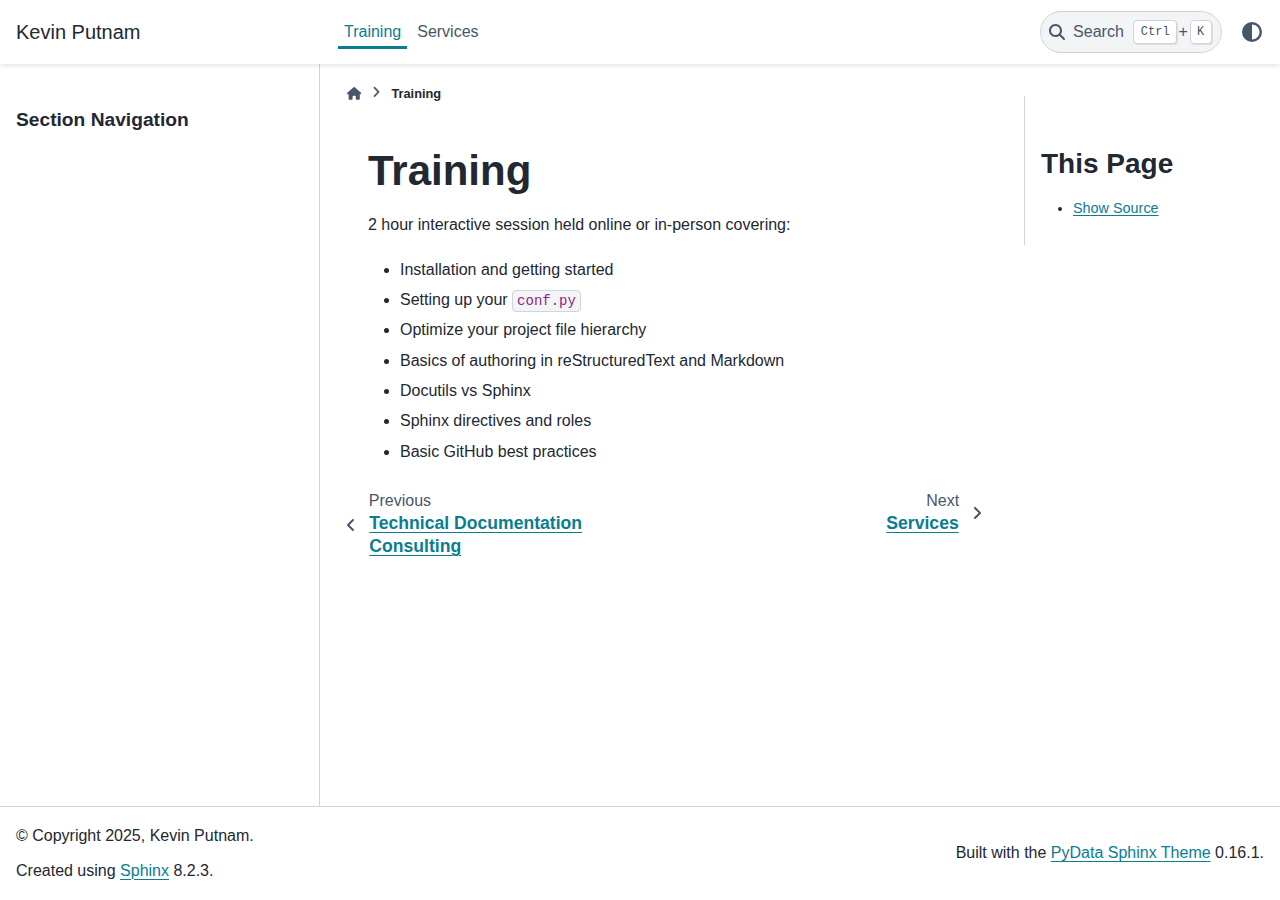
<file: training.html>
<!DOCTYPE html>


<html lang="en" data-content_root="./" >

  <head>
    <meta charset="utf-8" />
    <meta name="viewport" content="width=device-width, initial-scale=1.0" /><meta name="viewport" content="width=device-width, initial-scale=1" />

    <title>Training &#8212; Kevin Putnam  documentation</title>
  
  
  
  <script data-cfasync="false">
    document.documentElement.dataset.mode = localStorage.getItem("mode") || "";
    document.documentElement.dataset.theme = localStorage.getItem("theme") || "";
  </script>
  <!--
    this give us a css class that will be invisible only if js is disabled
  -->
  <noscript>
    <style>
      .pst-js-only { display: none !important; }

    </style>
  </noscript>
  
  <!-- Loaded before other Sphinx assets -->
  <link href="_static/styles/theme.css?digest=8878045cc6db502f8baf" rel="stylesheet" />
<link href="_static/styles/pydata-sphinx-theme.css?digest=8878045cc6db502f8baf" rel="stylesheet" />

    <link rel="stylesheet" type="text/css" href="_static/pygments.css?v=8f2a1f02" />
    <link rel="stylesheet" type="text/css" href="_static/sphinx-design.min.css?v=95c83b7e" />
    <link rel="stylesheet" type="text/css" href="_static/override.css?v=800aa44b" />
  
  <!-- So that users can add custom icons -->
  <script src="_static/scripts/fontawesome.js?digest=8878045cc6db502f8baf"></script>
  <!-- Pre-loaded scripts that we'll load fully later -->
  <link rel="preload" as="script" href="_static/scripts/bootstrap.js?digest=8878045cc6db502f8baf" />
<link rel="preload" as="script" href="_static/scripts/pydata-sphinx-theme.js?digest=8878045cc6db502f8baf" />

    <script src="_static/documentation_options.js?v=5929fcd5"></script>
    <script src="_static/doctools.js?v=9bcbadda"></script>
    <script src="_static/sphinx_highlight.js?v=dc90522c"></script>
    <script src="_static/design-tabs.js?v=f930bc37"></script>
    <script>DOCUMENTATION_OPTIONS.pagename = 'training';</script>
    <link rel="index" title="Index" href="genindex.html" />
    <link rel="search" title="Search" href="search.html" />
    <link rel="next" title="Services" href="services.html" />
    <link rel="prev" title="Technical Documentation Consulting" href="index.html" />
    
  <meta name="viewport" content="width=device-width, initial-scale=1"/>
  <meta name="docsearch:language" content="en"/>
  <meta name="docsearch:version" content="" /> 
    <link rel="preconnect" href="https://fonts.googleapis.com">
    <link rel="preconnect" href="https://fonts.gstatic.com" crossorigin>
    <link href="https://fonts.googleapis.com/css2?family=Tiny5&display=swap" rel="stylesheet">

  </head>
  
  
  <body data-bs-spy="scroll" data-bs-target=".bd-toc-nav" data-offset="180" data-bs-root-margin="0px 0px -60%" data-default-mode="">

  
  
  <div id="pst-skip-link" class="skip-link d-print-none"><a href="#main-content">Skip to main content</a></div>
  
  <div id="pst-scroll-pixel-helper"></div>
  
  <button type="button" class="btn rounded-pill" id="pst-back-to-top">
    <i class="fa-solid fa-arrow-up"></i>Back to top</button>

  
  <dialog id="pst-search-dialog">
    
<form class="bd-search d-flex align-items-center"
      action="search.html"
      method="get">
  <i class="fa-solid fa-magnifying-glass"></i>
  <input type="search"
         class="form-control"
         name="q"
         placeholder="Search the docs ..."
         aria-label="Search the docs ..."
         autocomplete="off"
         autocorrect="off"
         autocapitalize="off"
         spellcheck="false"/>
  <span class="search-button__kbd-shortcut"><kbd class="kbd-shortcut__modifier">Ctrl</kbd>+<kbd>K</kbd></span>
</form>
  </dialog>

  <div class="pst-async-banner-revealer d-none">
  <aside id="bd-header-version-warning" class="d-none d-print-none" aria-label="Version warning"></aside>
</div>

  
    <header class="bd-header navbar navbar-expand-lg bd-navbar d-print-none">
<div class="bd-header__inner bd-page-width">
  <button class="pst-navbar-icon sidebar-toggle primary-toggle" aria-label="Site navigation">
    <span class="fa-solid fa-bars"></span>
  </button>
  
  
  <div class="col-lg-3 navbar-header-items__start">
    
      <div class="navbar-item">

  
    
  

<a class="navbar-brand logo" href="index.html">
  
  
  
  
  
  
    <p class="title logo__title">Kevin Putnam</p>
  
</a></div>
    
  </div>
  
  <div class="col-lg-9 navbar-header-items">
    
    <div class="me-auto navbar-header-items__center">
      
        <div class="navbar-item">
<nav>
  <ul class="bd-navbar-elements navbar-nav">
    
<li class="nav-item current active">
  <a class="nav-link nav-internal" href="#">
    Training
  </a>
</li>


<li class="nav-item ">
  <a class="nav-link nav-internal" href="services.html">
    Services
  </a>
</li>

  </ul>
</nav></div>
      
    </div>
    
    
    <div class="navbar-header-items__end">
      
        <div class="navbar-item navbar-persistent--container">
          

<button class="btn search-button-field search-button__button pst-js-only" title="Search" aria-label="Search" data-bs-placement="bottom" data-bs-toggle="tooltip">
 <i class="fa-solid fa-magnifying-glass"></i>
 <span class="search-button__default-text">Search</span>
 <span class="search-button__kbd-shortcut"><kbd class="kbd-shortcut__modifier">Ctrl</kbd>+<kbd class="kbd-shortcut__modifier">K</kbd></span>
</button>
        </div>
      
      
        <div class="navbar-item">

<button class="btn btn-sm nav-link pst-navbar-icon theme-switch-button pst-js-only" aria-label="Color mode" data-bs-title="Color mode"  data-bs-placement="bottom" data-bs-toggle="tooltip">
  <i class="theme-switch fa-solid fa-sun                fa-lg" data-mode="light" title="Light"></i>
  <i class="theme-switch fa-solid fa-moon               fa-lg" data-mode="dark"  title="Dark"></i>
  <i class="theme-switch fa-solid fa-circle-half-stroke fa-lg" data-mode="auto"  title="System Settings"></i>
</button></div>
      
    </div>
    
  </div>
  
  
    <div class="navbar-persistent--mobile">

<button class="btn search-button-field search-button__button pst-js-only" title="Search" aria-label="Search" data-bs-placement="bottom" data-bs-toggle="tooltip">
 <i class="fa-solid fa-magnifying-glass"></i>
 <span class="search-button__default-text">Search</span>
 <span class="search-button__kbd-shortcut"><kbd class="kbd-shortcut__modifier">Ctrl</kbd>+<kbd class="kbd-shortcut__modifier">K</kbd></span>
</button>
    </div>
  

  
    <button class="pst-navbar-icon sidebar-toggle secondary-toggle" aria-label="On this page">
      <span class="fa-solid fa-outdent"></span>
    </button>
  
</div>

    </header>
  

  <div class="bd-container">
    <div class="bd-container__inner bd-page-width">
      
      
      
      <dialog id="pst-primary-sidebar-modal"></dialog>
      <div id="pst-primary-sidebar" class="bd-sidebar-primary bd-sidebar">
        

  
  <div class="sidebar-header-items sidebar-primary__section">
    
    
      <div class="sidebar-header-items__center">
        
          
          
            <div class="navbar-item">
<nav>
  <ul class="bd-navbar-elements navbar-nav">
    
<li class="nav-item current active">
  <a class="nav-link nav-internal" href="#">
    Training
  </a>
</li>


<li class="nav-item ">
  <a class="nav-link nav-internal" href="services.html">
    Services
  </a>
</li>

  </ul>
</nav></div>
          
        
      </div>
    
    
    
      <div class="sidebar-header-items__end">
        
          <div class="navbar-item">

<button class="btn btn-sm nav-link pst-navbar-icon theme-switch-button pst-js-only" aria-label="Color mode" data-bs-title="Color mode"  data-bs-placement="bottom" data-bs-toggle="tooltip">
  <i class="theme-switch fa-solid fa-sun                fa-lg" data-mode="light" title="Light"></i>
  <i class="theme-switch fa-solid fa-moon               fa-lg" data-mode="dark"  title="Dark"></i>
  <i class="theme-switch fa-solid fa-circle-half-stroke fa-lg" data-mode="auto"  title="System Settings"></i>
</button></div>
        
      </div>
    
  </div>
  
    <div class="sidebar-primary-items__start sidebar-primary__section">
        <div class="sidebar-primary-item">
<nav class="bd-docs-nav bd-links"
     aria-label="Section Navigation">
  <p class="bd-links__title" role="heading" aria-level="1">Section Navigation</p>
  <div class="bd-toc-item navbar-nav"></div>
</nav></div>
    </div>
  
  
  <div class="sidebar-primary-items__end sidebar-primary__section">
      <div class="sidebar-primary-item">
<div id="ethical-ad-placement"
      class="flat"
      data-ea-publisher="readthedocs"
      data-ea-type="readthedocs-sidebar"
      data-ea-manual="true">
</div></div>
  </div>


      </div>
      
      <main id="main-content" class="bd-main" role="main">
        
        
          <div class="bd-content">
            <div class="bd-article-container">
              
              <div class="bd-header-article d-print-none">
<div class="header-article-items header-article__inner">
  
    <div class="header-article-items__start">
      
        <div class="header-article-item">

<nav aria-label="Breadcrumb" class="d-print-none">
  <ul class="bd-breadcrumbs">
    
    <li class="breadcrumb-item breadcrumb-home">
      <a href="index.html" class="nav-link" aria-label="Home">
        <i class="fa-solid fa-home"></i>
      </a>
    </li>
    <li class="breadcrumb-item active" aria-current="page"><span class="ellipsis">Training</span></li>
  </ul>
</nav>
</div>
      
    </div>
  
  
</div>
</div>
              
              
              
                
<div id="searchbox"></div>
                <article class="bd-article">
                  
  <section id="training">
<h1>Training<a class="headerlink" href="#training" title="Link to this heading">#</a></h1>
<p>2 hour interactive session held online or in-person covering:</p>
<ul class="simple">
<li><p>Installation and getting started</p></li>
<li><p>Setting up your <code class="docutils literal notranslate"><span class="pre">conf.py</span></code></p></li>
<li><p>Optimize your project file hierarchy</p></li>
<li><p>Basics of authoring in reStructuredText and Markdown</p></li>
<li><p>Docutils vs Sphinx</p></li>
<li><p>Sphinx directives and roles</p></li>
<li><p>Basic GitHub best practices</p></li>
</ul>
</section>


                </article>
              
              
              
              
              
                <footer class="prev-next-footer d-print-none">
                  
<div class="prev-next-area">
    <a class="left-prev"
       href="index.html"
       title="previous page">
      <i class="fa-solid fa-angle-left"></i>
      <div class="prev-next-info">
        <p class="prev-next-subtitle">previous</p>
        <p class="prev-next-title">Technical Documentation Consulting</p>
      </div>
    </a>
    <a class="right-next"
       href="services.html"
       title="next page">
      <div class="prev-next-info">
        <p class="prev-next-subtitle">next</p>
        <p class="prev-next-title">Services</p>
      </div>
      <i class="fa-solid fa-angle-right"></i>
    </a>
</div>
                </footer>
              
            </div>
            
            
              
                <dialog id="pst-secondary-sidebar-modal"></dialog>
                <div id="pst-secondary-sidebar" class="bd-sidebar-secondary bd-toc"><div class="sidebar-secondary-items sidebar-secondary__inner">


  <div class="sidebar-secondary-item">
  <div role="note" aria-label="source link">
    <h3>This Page</h3>
    <ul class="this-page-menu">
      <li><a href="_sources/training.md.txt"
            rel="nofollow">Show Source</a></li>
    </ul>
   </div></div>

</div></div>
              
            
          </div>
          <footer class="bd-footer-content">
            
          </footer>
        
      </main>
    </div>
  </div>
  
  <!-- Scripts loaded after <body> so the DOM is not blocked -->
  <script defer src="_static/scripts/bootstrap.js?digest=8878045cc6db502f8baf"></script>
<script defer src="_static/scripts/pydata-sphinx-theme.js?digest=8878045cc6db502f8baf"></script>

  <footer class="bd-footer">
<div class="bd-footer__inner bd-page-width">
  
    <div class="footer-items__start">
      
        <div class="footer-item">

  <p class="copyright">
    
      © Copyright 2025, Kevin Putnam.
      <br/>
    
  </p>
</div>
      
        <div class="footer-item">

  <p class="sphinx-version">
    Created using <a href="https://www.sphinx-doc.org/">Sphinx</a> 8.2.3.
    <br/>
  </p>
</div>
      
    </div>
  
  
  
    <div class="footer-items__end">
      
        <div class="footer-item">
<p class="theme-version">
  <!-- # L10n: Setting the PST URL as an argument as this does not need to be localized -->
  Built with the <a href="https://pydata-sphinx-theme.readthedocs.io/en/stable/index.html">PyData Sphinx Theme</a> 0.16.1.
</p></div>
      
    </div>
  
</div>

  </footer>
  </body>
</html>
</file>
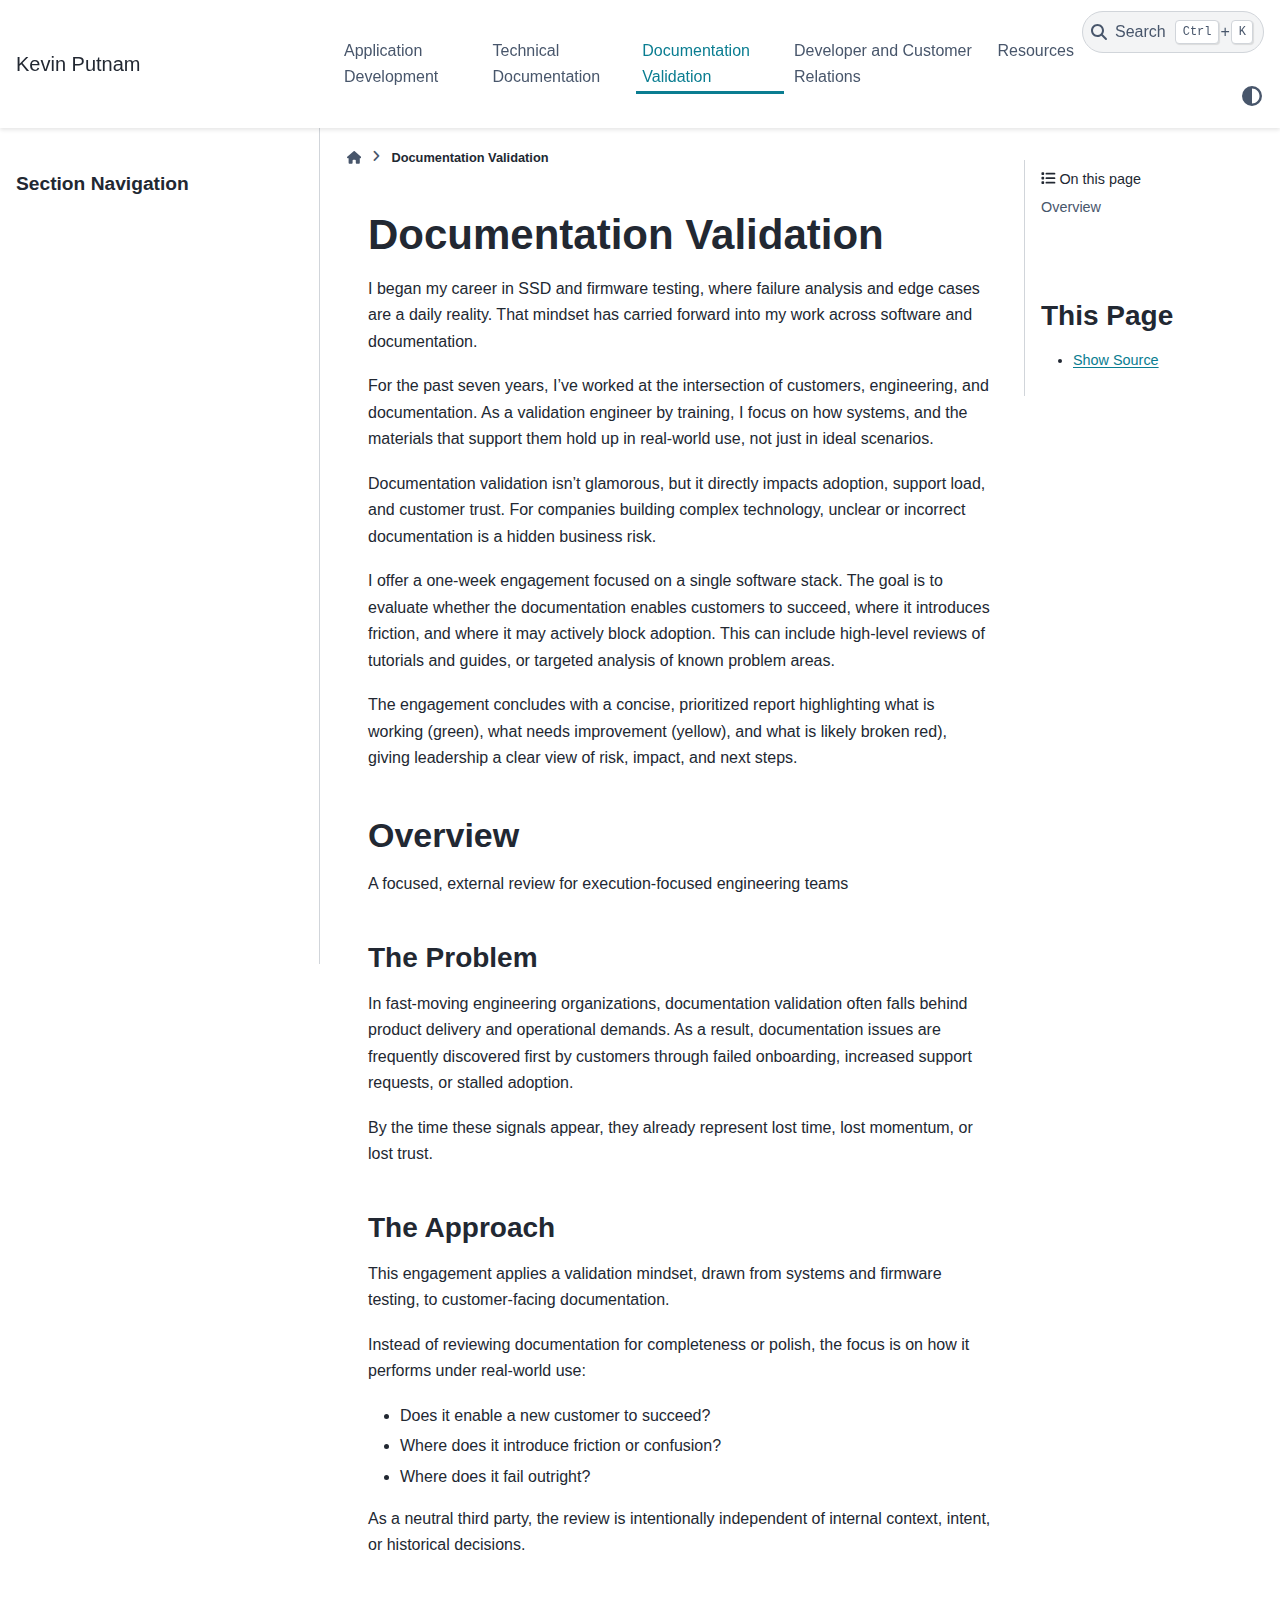
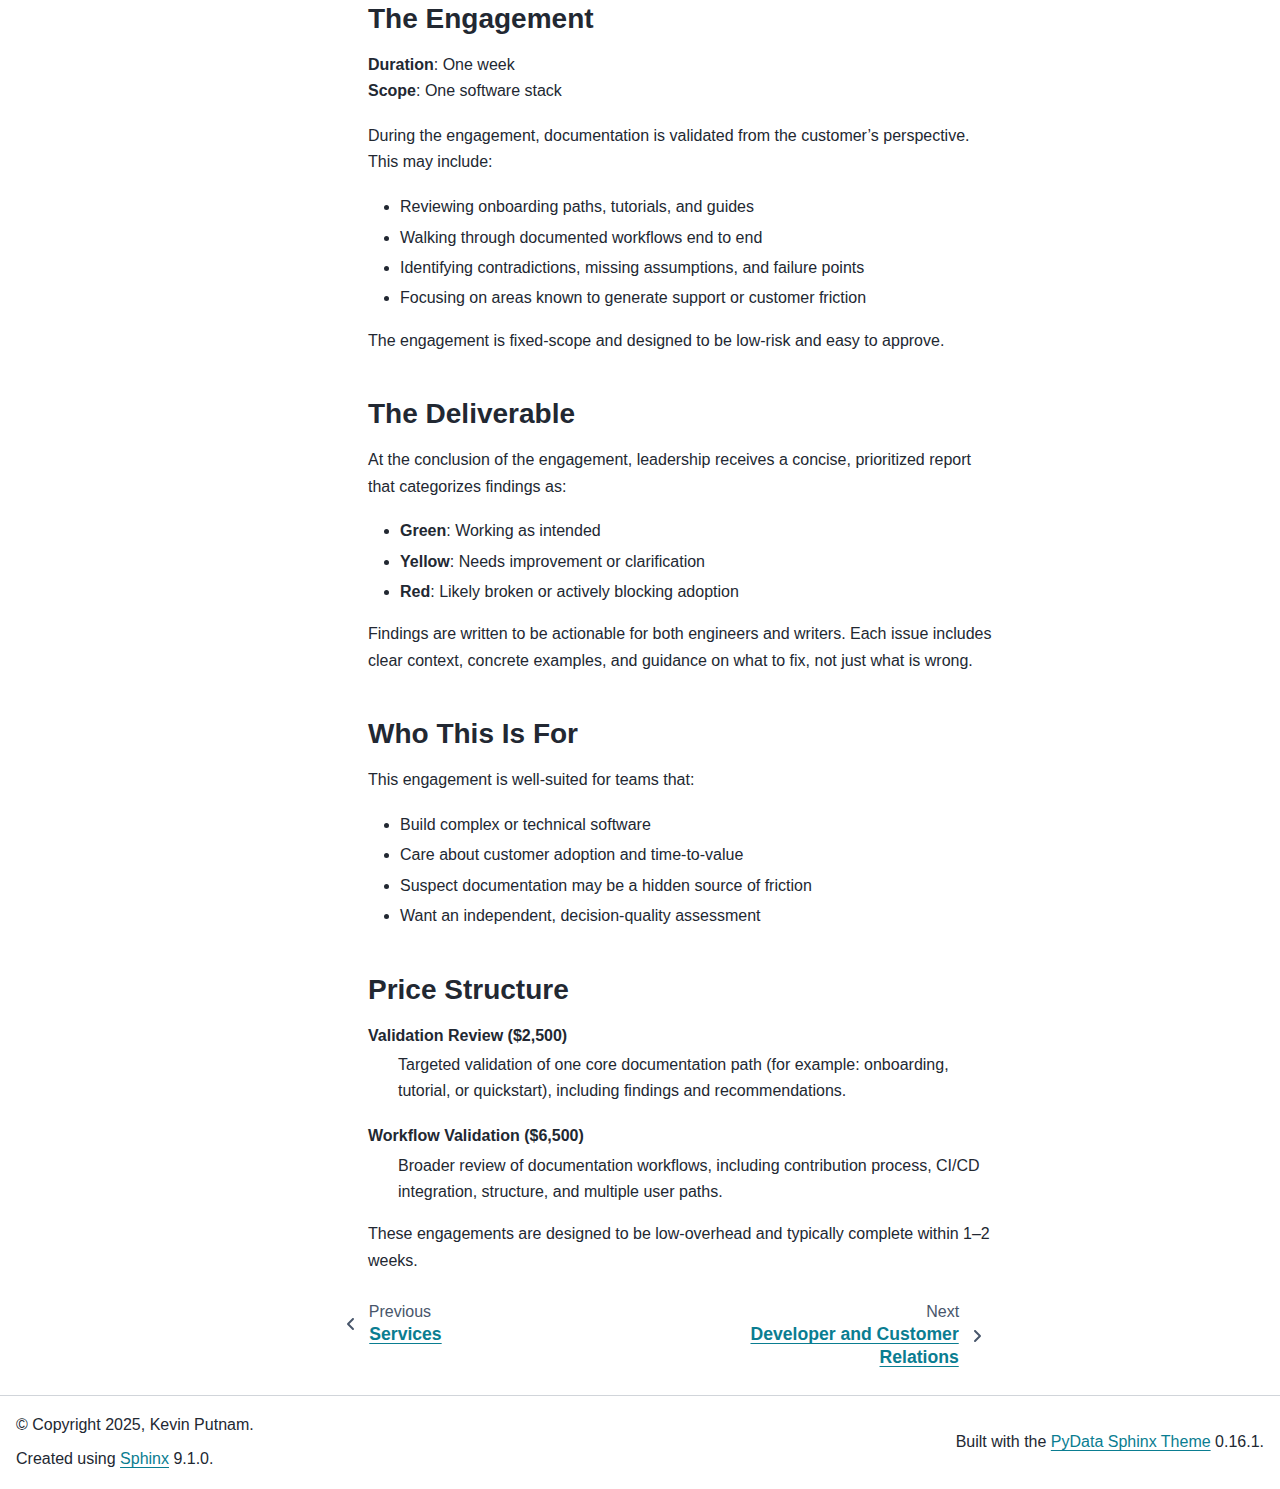
<file: validation.html>
<!DOCTYPE html>


<html lang="en" data-content_root="./" >

  <head>
    <meta charset="utf-8" />
    <meta name="viewport" content="width=device-width, initial-scale=1.0" /><meta name="viewport" content="width=device-width, initial-scale=1" />

    <title>Documentation Validation &#8212; Kevin Putnam  documentation</title>
  
  
  
  <script data-cfasync="false">
    document.documentElement.dataset.mode = localStorage.getItem("mode") || "";
    document.documentElement.dataset.theme = localStorage.getItem("theme") || "";
  </script>
  <!--
    this give us a css class that will be invisible only if js is disabled
  -->
  <noscript>
    <style>
      .pst-js-only { display: none !important; }

    </style>
  </noscript>
  
  <!-- Loaded before other Sphinx assets -->
  <link href="_static/styles/theme.css?digest=8878045cc6db502f8baf" rel="stylesheet" />
<link href="_static/styles/pydata-sphinx-theme.css?digest=8878045cc6db502f8baf" rel="stylesheet" />

    <link rel="stylesheet" type="text/css" href="_static/pygments.css?v=8f2a1f02" />
    <link rel="stylesheet" type="text/css" href="_static/sphinx-design.min.css?v=95c83b7e" />
    <link rel="stylesheet" type="text/css" href="_static/override.css?v=800aa44b" />
  
  <!-- So that users can add custom icons -->
  <script src="_static/scripts/fontawesome.js?digest=8878045cc6db502f8baf"></script>
  <!-- Pre-loaded scripts that we'll load fully later -->
  <link rel="preload" as="script" href="_static/scripts/bootstrap.js?digest=8878045cc6db502f8baf" />
<link rel="preload" as="script" href="_static/scripts/pydata-sphinx-theme.js?digest=8878045cc6db502f8baf" />

    <script src="_static/documentation_options.js?v=5929fcd5"></script>
    <script src="_static/doctools.js?v=fd6eb6e6"></script>
    <script src="_static/sphinx_highlight.js?v=6ffebe34"></script>
    <script src="_static/design-tabs.js?v=f930bc37"></script>
    <script>DOCUMENTATION_OPTIONS.pagename = 'validation';</script>
    <link rel="index" title="Index" href="genindex.html" />
    <link rel="search" title="Search" href="search.html" />
    <link rel="next" title="Developer and Customer Relations" href="dev_rel.html" />
    <link rel="prev" title="Services" href="services.html" />
    
  <meta name="viewport" content="width=device-width, initial-scale=1"/>
  <meta name="docsearch:language" content="en"/>
  <meta name="docsearch:version" content="" /> 
    <link rel="preconnect" href="https://fonts.googleapis.com">
    <link rel="preconnect" href="https://fonts.gstatic.com" crossorigin>
    <link href="https://fonts.googleapis.com/css2?family=Tiny5&display=swap" rel="stylesheet">

  </head>
  
  
  <body data-bs-spy="scroll" data-bs-target=".bd-toc-nav" data-offset="180" data-bs-root-margin="0px 0px -60%" data-default-mode="">

  
  
  <div id="pst-skip-link" class="skip-link d-print-none"><a href="#main-content">Skip to main content</a></div>
  
  <div id="pst-scroll-pixel-helper"></div>
  
  <button type="button" class="btn rounded-pill" id="pst-back-to-top">
    <i class="fa-solid fa-arrow-up"></i>Back to top</button>

  
  <dialog id="pst-search-dialog">
    
<form class="bd-search d-flex align-items-center"
      action="search.html"
      method="get">
  <i class="fa-solid fa-magnifying-glass"></i>
  <input type="search"
         class="form-control"
         name="q"
         placeholder="Search the docs ..."
         aria-label="Search the docs ..."
         autocomplete="off"
         autocorrect="off"
         autocapitalize="off"
         spellcheck="false"/>
  <span class="search-button__kbd-shortcut"><kbd class="kbd-shortcut__modifier">Ctrl</kbd>+<kbd>K</kbd></span>
</form>
  </dialog>

  <div class="pst-async-banner-revealer d-none">
  <aside id="bd-header-version-warning" class="d-none d-print-none" aria-label="Version warning"></aside>
</div>

  
    <header class="bd-header navbar navbar-expand-lg bd-navbar d-print-none">
<div class="bd-header__inner bd-page-width">
  <button class="pst-navbar-icon sidebar-toggle primary-toggle" aria-label="Site navigation">
    <span class="fa-solid fa-bars"></span>
  </button>
  
  
  <div class="col-lg-3 navbar-header-items__start">
    
      <div class="navbar-item">

  
    
  

<a class="navbar-brand logo" href="index.html">
  
  
  
  
  
  
    <p class="title logo__title">Kevin Putnam</p>
  
</a></div>
    
  </div>
  
  <div class="col-lg-9 navbar-header-items">
    
    <div class="me-auto navbar-header-items__center">
      
        <div class="navbar-item">
<nav>
  <ul class="bd-navbar-elements navbar-nav">
    
<li class="nav-item ">
  <a class="nav-link nav-internal" href="app_dev.html">
    Application Development
  </a>
</li>


<li class="nav-item ">
  <a class="nav-link nav-internal" href="tech_docs.html">
    Technical Documentation
  </a>
</li>


<li class="nav-item current active">
  <a class="nav-link nav-internal" href="#">
    Documentation Validation
  </a>
</li>


<li class="nav-item ">
  <a class="nav-link nav-internal" href="dev_rel.html">
    Developer and Customer Relations
  </a>
</li>


<li class="nav-item ">
  <a class="nav-link nav-internal" href="resources.html">
    Resources
  </a>
</li>

  </ul>
</nav></div>
      
    </div>
    
    
    <div class="navbar-header-items__end">
      
        <div class="navbar-item navbar-persistent--container">
          

<button class="btn search-button-field search-button__button pst-js-only" title="Search" aria-label="Search" data-bs-placement="bottom" data-bs-toggle="tooltip">
 <i class="fa-solid fa-magnifying-glass"></i>
 <span class="search-button__default-text">Search</span>
 <span class="search-button__kbd-shortcut"><kbd class="kbd-shortcut__modifier">Ctrl</kbd>+<kbd class="kbd-shortcut__modifier">K</kbd></span>
</button>
        </div>
      
      
        <div class="navbar-item">

<button class="btn btn-sm nav-link pst-navbar-icon theme-switch-button pst-js-only" aria-label="Color mode" data-bs-title="Color mode"  data-bs-placement="bottom" data-bs-toggle="tooltip">
  <i class="theme-switch fa-solid fa-sun                fa-lg" data-mode="light" title="Light"></i>
  <i class="theme-switch fa-solid fa-moon               fa-lg" data-mode="dark"  title="Dark"></i>
  <i class="theme-switch fa-solid fa-circle-half-stroke fa-lg" data-mode="auto"  title="System Settings"></i>
</button></div>
      
    </div>
    
  </div>
  
  
    <div class="navbar-persistent--mobile">

<button class="btn search-button-field search-button__button pst-js-only" title="Search" aria-label="Search" data-bs-placement="bottom" data-bs-toggle="tooltip">
 <i class="fa-solid fa-magnifying-glass"></i>
 <span class="search-button__default-text">Search</span>
 <span class="search-button__kbd-shortcut"><kbd class="kbd-shortcut__modifier">Ctrl</kbd>+<kbd class="kbd-shortcut__modifier">K</kbd></span>
</button>
    </div>
  

  
    <button class="pst-navbar-icon sidebar-toggle secondary-toggle" aria-label="On this page">
      <span class="fa-solid fa-outdent"></span>
    </button>
  
</div>

    </header>
  

  <div class="bd-container">
    <div class="bd-container__inner bd-page-width">
      
      
      
      <dialog id="pst-primary-sidebar-modal"></dialog>
      <div id="pst-primary-sidebar" class="bd-sidebar-primary bd-sidebar">
        

  
  <div class="sidebar-header-items sidebar-primary__section">
    
    
      <div class="sidebar-header-items__center">
        
          
          
            <div class="navbar-item">
<nav>
  <ul class="bd-navbar-elements navbar-nav">
    
<li class="nav-item ">
  <a class="nav-link nav-internal" href="app_dev.html">
    Application Development
  </a>
</li>


<li class="nav-item ">
  <a class="nav-link nav-internal" href="tech_docs.html">
    Technical Documentation
  </a>
</li>


<li class="nav-item current active">
  <a class="nav-link nav-internal" href="#">
    Documentation Validation
  </a>
</li>


<li class="nav-item ">
  <a class="nav-link nav-internal" href="dev_rel.html">
    Developer and Customer Relations
  </a>
</li>


<li class="nav-item ">
  <a class="nav-link nav-internal" href="resources.html">
    Resources
  </a>
</li>

  </ul>
</nav></div>
          
        
      </div>
    
    
    
      <div class="sidebar-header-items__end">
        
          <div class="navbar-item">

<button class="btn btn-sm nav-link pst-navbar-icon theme-switch-button pst-js-only" aria-label="Color mode" data-bs-title="Color mode"  data-bs-placement="bottom" data-bs-toggle="tooltip">
  <i class="theme-switch fa-solid fa-sun                fa-lg" data-mode="light" title="Light"></i>
  <i class="theme-switch fa-solid fa-moon               fa-lg" data-mode="dark"  title="Dark"></i>
  <i class="theme-switch fa-solid fa-circle-half-stroke fa-lg" data-mode="auto"  title="System Settings"></i>
</button></div>
        
      </div>
    
  </div>
  
    <div class="sidebar-primary-items__start sidebar-primary__section">
        <div class="sidebar-primary-item">
<nav class="bd-docs-nav bd-links"
     aria-label="Section Navigation">
  <p class="bd-links__title" role="heading" aria-level="1">Section Navigation</p>
  <div class="bd-toc-item navbar-nav"></div>
</nav></div>
    </div>
  
  
  <div class="sidebar-primary-items__end sidebar-primary__section">
      <div class="sidebar-primary-item">
<div id="ethical-ad-placement"
      class="flat"
      data-ea-publisher="readthedocs"
      data-ea-type="readthedocs-sidebar"
      data-ea-manual="true">
</div></div>
  </div>


      </div>
      
      <main id="main-content" class="bd-main" role="main">
        
        
          <div class="bd-content">
            <div class="bd-article-container">
              
              <div class="bd-header-article d-print-none">
<div class="header-article-items header-article__inner">
  
    <div class="header-article-items__start">
      
        <div class="header-article-item">

<nav aria-label="Breadcrumb" class="d-print-none">
  <ul class="bd-breadcrumbs">
    
    <li class="breadcrumb-item breadcrumb-home">
      <a href="index.html" class="nav-link" aria-label="Home">
        <i class="fa-solid fa-home"></i>
      </a>
    </li>
    <li class="breadcrumb-item active" aria-current="page"><span class="ellipsis">Documentation Validation</span></li>
  </ul>
</nav>
</div>
      
    </div>
  
  
</div>
</div>
              
              
              
                
<div id="searchbox"></div>
                <article class="bd-article">
                  
  <section id="documentation-validation">
<h1>Documentation Validation<a class="headerlink" href="#documentation-validation" title="Link to this heading">#</a></h1>
<p>I began my career in SSD and firmware testing, where failure analysis and edge
cases are a daily reality. That mindset has carried forward into my work across
software and documentation.</p>
<p>For the past seven years, I’ve worked at the intersection of customers,
engineering, and documentation. As a validation engineer by training, I focus
on how systems, and the materials that support them hold up in real-world use,
not just in ideal scenarios.</p>
<p>Documentation validation isn’t glamorous, but it directly impacts adoption,
support load, and customer trust. For companies building complex technology,
unclear or incorrect documentation is a hidden business risk.</p>
<p>I offer a one-week engagement focused on a single software stack. The goal is
to evaluate whether the documentation enables customers to succeed, where it
introduces friction, and where it may actively block adoption. This can include
high-level reviews of tutorials and guides, or targeted analysis of known
problem areas.</p>
<p>The engagement concludes with a concise, prioritized report highlighting what
is working (green), what needs improvement (yellow), and what is likely broken
red), giving leadership a clear view of risk, impact, and next steps.</p>
<section id="overview">
<h2>Overview<a class="headerlink" href="#overview" title="Link to this heading">#</a></h2>
<p>A focused, external review for execution-focused engineering teams</p>
<section id="the-problem">
<h3>The Problem<a class="headerlink" href="#the-problem" title="Link to this heading">#</a></h3>
<p>In fast-moving engineering organizations, documentation validation often falls behind product delivery and operational demands. As a result, documentation issues are frequently discovered first by customers through failed onboarding, increased support requests, or stalled adoption.</p>
<p>By the time these signals appear, they already represent lost time, lost momentum, or lost trust.</p>
</section>
<section id="the-approach">
<h3>The Approach<a class="headerlink" href="#the-approach" title="Link to this heading">#</a></h3>
<p>This engagement applies a validation mindset, drawn from systems and firmware testing, to customer-facing documentation.</p>
<p>Instead of reviewing documentation for completeness or polish, the focus is on how it performs under real-world use:</p>
<ul class="simple">
<li><p>Does it enable a new customer to succeed?</p></li>
<li><p>Where does it introduce friction or confusion?</p></li>
<li><p>Where does it fail outright?</p></li>
</ul>
<p>As a neutral third party, the review is intentionally independent of internal context, intent, or historical decisions.</p>
</section>
<section id="the-engagement">
<h3>The Engagement<a class="headerlink" href="#the-engagement" title="Link to this heading">#</a></h3>
<p><strong>Duration</strong>: One week <br />
<strong>Scope</strong>: One software stack</p>
<p>During the engagement, documentation is validated from the customer’s perspective. This may include:</p>
<ul class="simple">
<li><p>Reviewing onboarding paths, tutorials, and guides</p></li>
<li><p>Walking through documented workflows end to end</p></li>
<li><p>Identifying contradictions, missing assumptions, and failure points</p></li>
<li><p>Focusing on areas known to generate support or customer friction</p></li>
</ul>
<p>The engagement is fixed-scope and designed to be low-risk and easy to approve.</p>
</section>
<section id="the-deliverable">
<h3>The Deliverable<a class="headerlink" href="#the-deliverable" title="Link to this heading">#</a></h3>
<p>At the conclusion of the engagement, leadership receives a concise, prioritized report that categorizes findings as:</p>
<ul class="simple">
<li><p><strong>Green</strong>: Working as intended</p></li>
<li><p><strong>Yellow</strong>: Needs improvement or clarification</p></li>
<li><p><strong>Red</strong>: Likely broken or actively blocking adoption</p></li>
</ul>
<p>Findings are written to be actionable for both engineers and writers. Each issue includes clear context, concrete examples, and guidance on what to fix, not just what is wrong.</p>
</section>
<section id="who-this-is-for">
<h3>Who This Is For<a class="headerlink" href="#who-this-is-for" title="Link to this heading">#</a></h3>
<p>This engagement is well-suited for teams that:</p>
<ul class="simple">
<li><p>Build complex or technical software</p></li>
<li><p>Care about customer adoption and time-to-value</p></li>
<li><p>Suspect documentation may be a hidden source of friction</p></li>
<li><p>Want an independent, decision-quality assessment</p></li>
</ul>
</section>
<section id="price-structure">
<h3>Price Structure<a class="headerlink" href="#price-structure" title="Link to this heading">#</a></h3>
<dl class="simple myst">
<dt>Validation Review ($2,500)</dt><dd><p>Targeted validation of one core documentation path (for example: onboarding, tutorial, or quickstart), including findings and recommendations.</p>
</dd>
<dt>Workflow Validation ($6,500)</dt><dd><p>Broader review of documentation workflows, including contribution process, CI/CD integration, structure, and multiple user paths.</p>
</dd>
</dl>
<p>These engagements are designed to be low-overhead and typically complete within 1–2 weeks.</p>
</section>
</section>
</section>


                </article>
              
              
              
              
              
                <footer class="prev-next-footer d-print-none">
                  
<div class="prev-next-area">
    <a class="left-prev"
       href="services.html"
       title="previous page">
      <i class="fa-solid fa-angle-left"></i>
      <div class="prev-next-info">
        <p class="prev-next-subtitle">previous</p>
        <p class="prev-next-title">Services</p>
      </div>
    </a>
    <a class="right-next"
       href="dev_rel.html"
       title="next page">
      <div class="prev-next-info">
        <p class="prev-next-subtitle">next</p>
        <p class="prev-next-title">Developer and Customer Relations</p>
      </div>
      <i class="fa-solid fa-angle-right"></i>
    </a>
</div>
                </footer>
              
            </div>
            
            
              
                <dialog id="pst-secondary-sidebar-modal"></dialog>
                <div id="pst-secondary-sidebar" class="bd-sidebar-secondary bd-toc"><div class="sidebar-secondary-items sidebar-secondary__inner">


  <div class="sidebar-secondary-item">
<div
    id="pst-page-navigation-heading-2"
    class="page-toc tocsection onthispage">
    <i class="fa-solid fa-list"></i> On this page
  </div>
  <nav class="bd-toc-nav page-toc" aria-labelledby="pst-page-navigation-heading-2">
    <ul class="visible nav section-nav flex-column">
<li class="toc-h2 nav-item toc-entry"><a class="reference internal nav-link" href="#overview">Overview</a><ul class="nav section-nav flex-column">
<li class="toc-h3 nav-item toc-entry"><a class="reference internal nav-link" href="#the-problem">The Problem</a></li>
<li class="toc-h3 nav-item toc-entry"><a class="reference internal nav-link" href="#the-approach">The Approach</a></li>
<li class="toc-h3 nav-item toc-entry"><a class="reference internal nav-link" href="#the-engagement">The Engagement</a></li>
<li class="toc-h3 nav-item toc-entry"><a class="reference internal nav-link" href="#the-deliverable">The Deliverable</a></li>
<li class="toc-h3 nav-item toc-entry"><a class="reference internal nav-link" href="#who-this-is-for">Who This Is For</a></li>
<li class="toc-h3 nav-item toc-entry"><a class="reference internal nav-link" href="#price-structure">Price Structure</a></li>
</ul>
</li>
</ul>
  </nav></div>

  <div class="sidebar-secondary-item">
  <div role="note" aria-label="source link">
    <h3>This Page</h3>
    <ul class="this-page-menu">
      <li><a href="_sources/validation.md.txt"
            rel="nofollow">Show Source</a></li>
    </ul>
   </div></div>

</div></div>
              
            
          </div>
          <footer class="bd-footer-content">
            
          </footer>
        
      </main>
    </div>
  </div>
  
  <!-- Scripts loaded after <body> so the DOM is not blocked -->
  <script defer src="_static/scripts/bootstrap.js?digest=8878045cc6db502f8baf"></script>
<script defer src="_static/scripts/pydata-sphinx-theme.js?digest=8878045cc6db502f8baf"></script>

  <footer class="bd-footer">
<div class="bd-footer__inner bd-page-width">
  
    <div class="footer-items__start">
      
        <div class="footer-item">

  <p class="copyright">
    
      © Copyright 2025, Kevin Putnam.
      <br/>
    
  </p>
</div>
      
        <div class="footer-item">

  <p class="sphinx-version">
    Created using <a href="https://www.sphinx-doc.org/">Sphinx</a> 9.1.0.
    <br/>
  </p>
</div>
      
    </div>
  
  
  
    <div class="footer-items__end">
      
        <div class="footer-item">
<p class="theme-version">
  <!-- # L10n: Setting the PST URL as an argument as this does not need to be localized -->
  Built with the <a href="https://pydata-sphinx-theme.readthedocs.io/en/stable/index.html">PyData Sphinx Theme</a> 0.16.1.
</p></div>
      
    </div>
  
</div>

  </footer>
  </body>
</html>
</file>
<file: _static/styles/theme.css>
/* Provided by Sphinx's 'basic' theme, and included in the final set of assets */
@import "../basic.css";
</file>
<file: _static/pygments.css>
html[data-theme="light"] .highlight pre { line-height: 125%; }
html[data-theme="light"] .highlight td.linenos .normal { color: inherit; background-color: transparent; padding-left: 5px; padding-right: 5px; }
html[data-theme="light"] .highlight span.linenos { color: inherit; background-color: transparent; padding-left: 5px; padding-right: 5px; }
html[data-theme="light"] .highlight td.linenos .special { color: #000000; background-color: #ffffc0; padding-left: 5px; padding-right: 5px; }
html[data-theme="light"] .highlight span.linenos.special { color: #000000; background-color: #ffffc0; padding-left: 5px; padding-right: 5px; }
html[data-theme="light"] .highlight .hll { background-color: #fae4c2 }
html[data-theme="light"] .highlight { background: #fefefe; color: #080808 }
html[data-theme="light"] .highlight .c { color: #515151 } /* Comment */
html[data-theme="light"] .highlight .err { color: #A12236 } /* Error */
html[data-theme="light"] .highlight .k { color: #6730C5 } /* Keyword */
html[data-theme="light"] .highlight .l { color: #7F4707 } /* Literal */
html[data-theme="light"] .highlight .n { color: #080808 } /* Name */
html[data-theme="light"] .highlight .o { color: #00622F } /* Operator */
html[data-theme="light"] .highlight .p { color: #080808 } /* Punctuation */
html[data-theme="light"] .highlight .ch { color: #515151 } /* Comment.Hashbang */
html[data-theme="light"] .highlight .cm { color: #515151 } /* Comment.Multiline */
html[data-theme="light"] .highlight .cp { color: #515151 } /* Comment.Preproc */
html[data-theme="light"] .highlight .cpf { color: #515151 } /* Comment.PreprocFile */
html[data-theme="light"] .highlight .c1 { color: #515151 } /* Comment.Single */
html[data-theme="light"] .highlight .cs { color: #515151 } /* Comment.Special */
html[data-theme="light"] .highlight .gd { color: #005B82 } /* Generic.Deleted */
html[data-theme="light"] .highlight .ge { font-style: italic } /* Generic.Emph */
html[data-theme="light"] .highlight .gh { color: #005B82 } /* Generic.Heading */
html[data-theme="light"] .highlight .gs { font-weight: bold } /* Generic.Strong */
html[data-theme="light"] .highlight .gu { color: #005B82 } /* Generic.Subheading */
html[data-theme="light"] .highlight .kc { color: #6730C5 } /* Keyword.Constant */
html[data-theme="light"] .highlight .kd { color: #6730C5 } /* Keyword.Declaration */
html[data-theme="light"] .highlight .kn { color: #6730C5 } /* Keyword.Namespace */
html[data-theme="light"] .highlight .kp { color: #6730C5 } /* Keyword.Pseudo */
html[data-theme="light"] .highlight .kr { color: #6730C5 } /* Keyword.Reserved */
html[data-theme="light"] .highlight .kt { color: #7F4707 } /* Keyword.Type */
html[data-theme="light"] .highlight .ld { color: #7F4707 } /* Literal.Date */
html[data-theme="light"] .highlight .m { color: #7F4707 } /* Literal.Number */
html[data-theme="light"] .highlight .s { color: #00622F } /* Literal.String */
html[data-theme="light"] .highlight .na { color: #912583 } /* Name.Attribute */
html[data-theme="light"] .highlight .nb { color: #7F4707 } /* Name.Builtin */
html[data-theme="light"] .highlight .nc { color: #005B82 } /* Name.Class */
html[data-theme="light"] .highlight .no { color: #005B82 } /* Name.Constant */
html[data-theme="light"] .highlight .nd { color: #7F4707 } /* Name.Decorator */
html[data-theme="light"] .highlight .ni { color: #00622F } /* Name.Entity */
html[data-theme="light"] .highlight .ne { color: #6730C5 } /* Name.Exception */
html[data-theme="light"] .highlight .nf { color: #005B82 } /* Name.Function */
html[data-theme="light"] .highlight .nl { color: #7F4707 } /* Name.Label */
html[data-theme="light"] .highlight .nn { color: #080808 } /* Name.Namespace */
html[data-theme="light"] .highlight .nx { color: #080808 } /* Name.Other */
html[data-theme="light"] .highlight .py { color: #005B82 } /* Name.Property */
html[data-theme="light"] .highlight .nt { color: #005B82 } /* Name.Tag */
html[data-theme="light"] .highlight .nv { color: #A12236 } /* Name.Variable */
html[data-theme="light"] .highlight .ow { color: #6730C5 } /* Operator.Word */
html[data-theme="light"] .highlight .pm { color: #080808 } /* Punctuation.Marker */
html[data-theme="light"] .highlight .w { color: #080808 } /* Text.Whitespace */
html[data-theme="light"] .highlight .mb { color: #7F4707 } /* Literal.Number.Bin */
html[data-theme="light"] .highlight .mf { color: #7F4707 } /* Literal.Number.Float */
html[data-theme="light"] .highlight .mh { color: #7F4707 } /* Literal.Number.Hex */
html[data-theme="light"] .highlight .mi { color: #7F4707 } /* Literal.Number.Integer */
html[data-theme="light"] .highlight .mo { color: #7F4707 } /* Literal.Number.Oct */
html[data-theme="light"] .highlight .sa { color: #00622F } /* Literal.String.Affix */
html[data-theme="light"] .highlight .sb { color: #00622F } /* Literal.String.Backtick */
html[data-theme="light"] .highlight .sc { color: #00622F } /* Literal.String.Char */
html[data-theme="light"] .highlight .dl { color: #00622F } /* Literal.String.Delimiter */
html[data-theme="light"] .highlight .sd { color: #00622F } /* Literal.String.Doc */
html[data-theme="light"] .highlight .s2 { color: #00622F } /* Literal.String.Double */
html[data-theme="light"] .highlight .se { color: #00622F } /* Literal.String.Escape */
html[data-theme="light"] .highlight .sh { color: #00622F } /* Literal.String.Heredoc */
html[data-theme="light"] .highlight .si { color: #00622F } /* Literal.String.Interpol */
html[data-theme="light"] .highlight .sx { color: #00622F } /* Literal.String.Other */
html[data-theme="light"] .highlight .sr { color: #A12236 } /* Literal.String.Regex */
html[data-theme="light"] .highlight .s1 { color: #00622F } /* Literal.String.Single */
html[data-theme="light"] .highlight .ss { color: #005B82 } /* Literal.String.Symbol */
html[data-theme="light"] .highlight .bp { color: #7F4707 } /* Name.Builtin.Pseudo */
html[data-theme="light"] .highlight .fm { color: #005B82 } /* Name.Function.Magic */
html[data-theme="light"] .highlight .vc { color: #A12236 } /* Name.Variable.Class */
html[data-theme="light"] .highlight .vg { color: #A12236 } /* Name.Variable.Global */
html[data-theme="light"] .highlight .vi { color: #A12236 } /* Name.Variable.Instance */
html[data-theme="light"] .highlight .vm { color: #7F4707 } /* Name.Variable.Magic */
html[data-theme="light"] .highlight .il { color: #7F4707 } /* Literal.Number.Integer.Long */
html[data-theme="dark"] .highlight pre { line-height: 125%; }
html[data-theme="dark"] .highlight td.linenos .normal { color: inherit; background-color: transparent; padding-left: 5px; padding-right: 5px; }
html[data-theme="dark"] .highlight span.linenos { color: inherit; background-color: transparent; padding-left: 5px; padding-right: 5px; }
html[data-theme="dark"] .highlight td.linenos .special { color: #000000; background-color: #ffffc0; padding-left: 5px; padding-right: 5px; }
html[data-theme="dark"] .highlight span.linenos.special { color: #000000; background-color: #ffffc0; padding-left: 5px; padding-right: 5px; }
html[data-theme="dark"] .highlight .hll { background-color: #ffd9002e }
html[data-theme="dark"] .highlight { background: #2b2b2b; color: #F8F8F2 }
html[data-theme="dark"] .highlight .c { color: #FFD900 } /* Comment */
html[data-theme="dark"] .highlight .err { color: #FFA07A } /* Error */
html[data-theme="dark"] .highlight .k { color: #DCC6E0 } /* Keyword */
html[data-theme="dark"] .highlight .l { color: #FFD900 } /* Literal */
html[data-theme="dark"] .highlight .n { color: #F8F8F2 } /* Name */
html[data-theme="dark"] .highlight .o { color: #ABE338 } /* Operator */
html[data-theme="dark"] .highlight .p { color: #F8F8F2 } /* Punctuation */
html[data-theme="dark"] .highlight .ch { color: #FFD900 } /* Comment.Hashbang */
html[data-theme="dark"] .highlight .cm { color: #FFD900 } /* Comment.Multiline */
html[data-theme="dark"] .highlight .cp { color: #FFD900 } /* Comment.Preproc */
html[data-theme="dark"] .highlight .cpf { color: #FFD900 } /* Comment.PreprocFile */
html[data-theme="dark"] .highlight .c1 { color: #FFD900 } /* Comment.Single */
html[data-theme="dark"] .highlight .cs { color: #FFD900 } /* Comment.Special */
html[data-theme="dark"] .highlight .gd { color: #00E0E0 } /* Generic.Deleted */
html[data-theme="dark"] .highlight .ge { font-style: italic } /* Generic.Emph */
html[data-theme="dark"] .highlight .gh { color: #00E0E0 } /* Generic.Heading */
html[data-theme="dark"] .highlight .gs { font-weight: bold } /* Generic.Strong */
html[data-theme="dark"] .highlight .gu { color: #00E0E0 } /* Generic.Subheading */
html[data-theme="dark"] .highlight .kc { color: #DCC6E0 } /* Keyword.Constant */
html[data-theme="dark"] .highlight .kd { color: #DCC6E0 } /* Keyword.Declaration */
html[data-theme="dark"] .highlight .kn { color: #DCC6E0 } /* Keyword.Namespace */
html[data-theme="dark"] .highlight .kp { color: #DCC6E0 } /* Keyword.Pseudo */
html[data-theme="dark"] .highlight .kr { color: #DCC6E0 } /* Keyword.Reserved */
html[data-theme="dark"] .highlight .kt { color: #FFD900 } /* Keyword.Type */
html[data-theme="dark"] .highlight .ld { color: #FFD900 } /* Literal.Date */
html[data-theme="dark"] .highlight .m { color: #FFD900 } /* Literal.Number */
html[data-theme="dark"] .highlight .s { color: #ABE338 } /* Literal.String */
html[data-theme="dark"] .highlight .na { color: #FFD900 } /* Name.Attribute */
html[data-theme="dark"] .highlight .nb { color: #FFD900 } /* Name.Builtin */
html[data-theme="dark"] .highlight .nc { color: #00E0E0 } /* Name.Class */
html[data-theme="dark"] .highlight .no { color: #00E0E0 } /* Name.Constant */
html[data-theme="dark"] .highlight .nd { color: #FFD900 } /* Name.Decorator */
html[data-theme="dark"] .highlight .ni { color: #ABE338 } /* Name.Entity */
html[data-theme="dark"] .highlight .ne { color: #DCC6E0 } /* Name.Exception */
html[data-theme="dark"] .highlight .nf { color: #00E0E0 } /* Name.Function */
html[data-theme="dark"] .highlight .nl { color: #FFD900 } /* Name.Label */
html[data-theme="dark"] .highlight .nn { color: #F8F8F2 } /* Name.Namespace */
html[data-theme="dark"] .highlight .nx { color: #F8F8F2 } /* Name.Other */
html[data-theme="dark"] .highlight .py { color: #00E0E0 } /* Name.Property */
html[data-theme="dark"] .highlight .nt { color: #00E0E0 } /* Name.Tag */
html[data-theme="dark"] .highlight .nv { color: #FFA07A } /* Name.Variable */
html[data-theme="dark"] .highlight .ow { color: #DCC6E0 } /* Operator.Word */
html[data-theme="dark"] .highlight .pm { color: #F8F8F2 } /* Punctuation.Marker */
html[data-theme="dark"] .highlight .w { color: #F8F8F2 } /* Text.Whitespace */
html[data-theme="dark"] .highlight .mb { color: #FFD900 } /* Literal.Number.Bin */
html[data-theme="dark"] .highlight .mf { color: #FFD900 } /* Literal.Number.Float */
html[data-theme="dark"] .highlight .mh { color: #FFD900 } /* Literal.Number.Hex */
html[data-theme="dark"] .highlight .mi { color: #FFD900 } /* Literal.Number.Integer */
html[data-theme="dark"] .highlight .mo { color: #FFD900 } /* Literal.Number.Oct */
html[data-theme="dark"] .highlight .sa { color: #ABE338 } /* Literal.String.Affix */
html[data-theme="dark"] .highlight .sb { color: #ABE338 } /* Literal.String.Backtick */
html[data-theme="dark"] .highlight .sc { color: #ABE338 } /* Literal.String.Char */
html[data-theme="dark"] .highlight .dl { color: #ABE338 } /* Literal.String.Delimiter */
html[data-theme="dark"] .highlight .sd { color: #ABE338 } /* Literal.String.Doc */
html[data-theme="dark"] .highlight .s2 { color: #ABE338 } /* Literal.String.Double */
html[data-theme="dark"] .highlight .se { color: #ABE338 } /* Literal.String.Escape */
html[data-theme="dark"] .highlight .sh { color: #ABE338 } /* Literal.String.Heredoc */
html[data-theme="dark"] .highlight .si { color: #ABE338 } /* Literal.String.Interpol */
html[data-theme="dark"] .highlight .sx { color: #ABE338 } /* Literal.String.Other */
html[data-theme="dark"] .highlight .sr { color: #FFA07A } /* Literal.String.Regex */
html[data-theme="dark"] .highlight .s1 { color: #ABE338 } /* Literal.String.Single */
html[data-theme="dark"] .highlight .ss { color: #00E0E0 } /* Literal.String.Symbol */
html[data-theme="dark"] .highlight .bp { color: #FFD900 } /* Name.Builtin.Pseudo */
html[data-theme="dark"] .highlight .fm { color: #00E0E0 } /* Name.Function.Magic */
html[data-theme="dark"] .highlight .vc { color: #FFA07A } /* Name.Variable.Class */
html[data-theme="dark"] .highlight .vg { color: #FFA07A } /* Name.Variable.Global */
html[data-theme="dark"] .highlight .vi { color: #FFA07A } /* Name.Variable.Instance */
html[data-theme="dark"] .highlight .vm { color: #FFD900 } /* Name.Variable.Magic */
html[data-theme="dark"] .highlight .il { color: #FFD900 } /* Literal.Number.Integer.Long */
</file>
<file: _static/override.css>
.pixel {
  font-family: "Tiny5", sans-serif;
  font-weight: 400;
  font-style: normal;
}

html[data-theme="dark"] img {
    filter: none;
}
html[data-theme="dark"] .bd-content img:not(.only-dark):not(.dark-light) {
    background: unset;
}
</file>
<file: _static/sphinx-design.min.css>
.sd-bg-primary{background-color:var(--sd-color-primary) !important}.sd-bg-text-primary{color:var(--sd-color-primary-text) !important}button.sd-bg-primary:focus,button.sd-bg-primary:hover{background-color:var(--sd-color-primary-highlight) !important}a.sd-bg-primary:focus,a.sd-bg-primary:hover{background-color:var(--sd-color-primary-highlight) !important}.sd-bg-secondary{background-color:var(--sd-color-secondary) !important}.sd-bg-text-secondary{color:var(--sd-color-secondary-text) !important}button.sd-bg-secondary:focus,button.sd-bg-secondary:hover{background-color:var(--sd-color-secondary-highlight) !important}a.sd-bg-secondary:focus,a.sd-bg-secondary:hover{background-color:var(--sd-color-secondary-highlight) !important}.sd-bg-success{background-color:var(--sd-color-success) !important}.sd-bg-text-success{color:var(--sd-color-success-text) !important}button.sd-bg-success:focus,button.sd-bg-success:hover{background-color:var(--sd-color-success-highlight) !important}a.sd-bg-success:focus,a.sd-bg-success:hover{background-color:var(--sd-color-success-highlight) !important}.sd-bg-info{background-color:var(--sd-color-info) !important}.sd-bg-text-info{color:var(--sd-color-info-text) !important}button.sd-bg-info:focus,button.sd-bg-info:hover{background-color:var(--sd-color-info-highlight) !important}a.sd-bg-info:focus,a.sd-bg-info:hover{background-color:var(--sd-color-info-highlight) !important}.sd-bg-warning{background-color:var(--sd-color-warning) !important}.sd-bg-text-warning{color:var(--sd-color-warning-text) !important}button.sd-bg-warning:focus,button.sd-bg-warning:hover{background-color:var(--sd-color-warning-highlight) !important}a.sd-bg-warning:focus,a.sd-bg-warning:hover{background-color:var(--sd-color-warning-highlight) !important}.sd-bg-danger{background-color:var(--sd-color-danger) !important}.sd-bg-text-danger{color:var(--sd-color-danger-text) !important}button.sd-bg-danger:focus,button.sd-bg-danger:hover{background-color:var(--sd-color-danger-highlight) !important}a.sd-bg-danger:focus,a.sd-bg-danger:hover{background-color:var(--sd-color-danger-highlight) !important}.sd-bg-light{background-color:var(--sd-color-light) !important}.sd-bg-text-light{color:var(--sd-color-light-text) !important}button.sd-bg-light:focus,button.sd-bg-light:hover{background-color:var(--sd-color-light-highlight) !important}a.sd-bg-light:focus,a.sd-bg-light:hover{background-color:var(--sd-color-light-highlight) !important}.sd-bg-muted{background-color:var(--sd-color-muted) !important}.sd-bg-text-muted{color:var(--sd-color-muted-text) !important}button.sd-bg-muted:focus,button.sd-bg-muted:hover{background-color:var(--sd-color-muted-highlight) !important}a.sd-bg-muted:focus,a.sd-bg-muted:hover{background-color:var(--sd-color-muted-highlight) !important}.sd-bg-dark{background-color:var(--sd-color-dark) !important}.sd-bg-text-dark{color:var(--sd-color-dark-text) !important}button.sd-bg-dark:focus,button.sd-bg-dark:hover{background-color:var(--sd-color-dark-highlight) !important}a.sd-bg-dark:focus,a.sd-bg-dark:hover{background-color:var(--sd-color-dark-highlight) !important}.sd-bg-black{background-color:var(--sd-color-black) !important}.sd-bg-text-black{color:var(--sd-color-black-text) !important}button.sd-bg-black:focus,button.sd-bg-black:hover{background-color:var(--sd-color-black-highlight) !important}a.sd-bg-black:focus,a.sd-bg-black:hover{background-color:var(--sd-color-black-highlight) !important}.sd-bg-white{background-color:var(--sd-color-white) !important}.sd-bg-text-white{color:var(--sd-color-white-text) !important}button.sd-bg-white:focus,button.sd-bg-white:hover{background-color:var(--sd-color-white-highlight) !important}a.sd-bg-white:focus,a.sd-bg-white:hover{background-color:var(--sd-color-white-highlight) !important}.sd-text-primary,.sd-text-primary>p{color:var(--sd-color-primary) !important}a.sd-text-primary:focus,a.sd-text-primary:hover{color:var(--sd-color-primary-highlight) !important}.sd-text-secondary,.sd-text-secondary>p{color:var(--sd-color-secondary) !important}a.sd-text-secondary:focus,a.sd-text-secondary:hover{color:var(--sd-color-secondary-highlight) !important}.sd-text-success,.sd-text-success>p{color:var(--sd-color-success) !important}a.sd-text-success:focus,a.sd-text-success:hover{color:var(--sd-color-success-highlight) !important}.sd-text-info,.sd-text-info>p{color:var(--sd-color-info) !important}a.sd-text-info:focus,a.sd-text-info:hover{color:var(--sd-color-info-highlight) !important}.sd-text-warning,.sd-text-warning>p{color:var(--sd-color-warning) !important}a.sd-text-warning:focus,a.sd-text-warning:hover{color:var(--sd-color-warning-highlight) !important}.sd-text-danger,.sd-text-danger>p{color:var(--sd-color-danger) !important}a.sd-text-danger:focus,a.sd-text-danger:hover{color:var(--sd-color-danger-highlight) !important}.sd-text-light,.sd-text-light>p{color:var(--sd-color-light) !important}a.sd-text-light:focus,a.sd-text-light:hover{color:var(--sd-color-light-highlight) !important}.sd-text-muted,.sd-text-muted>p{color:var(--sd-color-muted) !important}a.sd-text-muted:focus,a.sd-text-muted:hover{color:var(--sd-color-muted-highlight) !important}.sd-text-dark,.sd-text-dark>p{color:var(--sd-color-dark) !important}a.sd-text-dark:focus,a.sd-text-dark:hover{color:var(--sd-color-dark-highlight) !important}.sd-text-black,.sd-text-black>p{color:var(--sd-color-black) !important}a.sd-text-black:focus,a.sd-text-black:hover{color:var(--sd-color-black-highlight) !important}.sd-text-white,.sd-text-white>p{color:var(--sd-color-white) !important}a.sd-text-white:focus,a.sd-text-white:hover{color:var(--sd-color-white-highlight) !important}.sd-outline-primary{border-color:var(--sd-color-primary) !important;border-style:solid !important;border-width:1px !important}a.sd-outline-primary:focus,a.sd-outline-primary:hover{border-color:var(--sd-color-primary-highlight) !important}.sd-outline-secondary{border-color:var(--sd-color-secondary) !important;border-style:solid !important;border-width:1px !important}a.sd-outline-secondary:focus,a.sd-outline-secondary:hover{border-color:var(--sd-color-secondary-highlight) !important}.sd-outline-success{border-color:var(--sd-color-success) !important;border-style:solid !important;border-width:1px !important}a.sd-outline-success:focus,a.sd-outline-success:hover{border-color:var(--sd-color-success-highlight) !important}.sd-outline-info{border-color:var(--sd-color-info) !important;border-style:solid !important;border-width:1px !important}a.sd-outline-info:focus,a.sd-outline-info:hover{border-color:var(--sd-color-info-highlight) !important}.sd-outline-warning{border-color:var(--sd-color-warning) !important;border-style:solid !important;border-width:1px !important}a.sd-outline-warning:focus,a.sd-outline-warning:hover{border-color:var(--sd-color-warning-highlight) !important}.sd-outline-danger{border-color:var(--sd-color-danger) !important;border-style:solid !important;border-width:1px !important}a.sd-outline-danger:focus,a.sd-outline-danger:hover{border-color:var(--sd-color-danger-highlight) !important}.sd-outline-light{border-color:var(--sd-color-light) !important;border-style:solid !important;border-width:1px !important}a.sd-outline-light:focus,a.sd-outline-light:hover{border-color:var(--sd-color-light-highlight) !important}.sd-outline-muted{border-color:var(--sd-color-muted) !important;border-style:solid !important;border-width:1px !important}a.sd-outline-muted:focus,a.sd-outline-muted:hover{border-color:var(--sd-color-muted-highlight) !important}.sd-outline-dark{border-color:var(--sd-color-dark) !important;border-style:solid !important;border-width:1px !important}a.sd-outline-dark:focus,a.sd-outline-dark:hover{border-color:var(--sd-color-dark-highlight) !important}.sd-outline-black{border-color:var(--sd-color-black) !important;border-style:solid !important;border-width:1px !important}a.sd-outline-black:focus,a.sd-outline-black:hover{border-color:var(--sd-color-black-highlight) !important}.sd-outline-white{border-color:var(--sd-color-white) !important;border-style:solid !important;border-width:1px !important}a.sd-outline-white:focus,a.sd-outline-white:hover{border-color:var(--sd-color-white-highlight) !important}.sd-bg-transparent{background-color:transparent !important}.sd-outline-transparent{border-color:transparent !important}.sd-text-transparent{color:transparent !important}.sd-p-0{padding:0 !important}.sd-pt-0,.sd-py-0{padding-top:0 !important}.sd-pr-0,.sd-px-0{padding-right:0 !important}.sd-pb-0,.sd-py-0{padding-bottom:0 !important}.sd-pl-0,.sd-px-0{padding-left:0 !important}.sd-p-1{padding:.25rem !important}.sd-pt-1,.sd-py-1{padding-top:.25rem !important}.sd-pr-1,.sd-px-1{padding-right:.25rem !important}.sd-pb-1,.sd-py-1{padding-bottom:.25rem !important}.sd-pl-1,.sd-px-1{padding-left:.25rem !important}.sd-p-2{padding:.5rem !important}.sd-pt-2,.sd-py-2{padding-top:.5rem !important}.sd-pr-2,.sd-px-2{padding-right:.5rem !important}.sd-pb-2,.sd-py-2{padding-bottom:.5rem !important}.sd-pl-2,.sd-px-2{padding-left:.5rem !important}.sd-p-3{padding:1rem !important}.sd-pt-3,.sd-py-3{padding-top:1rem !important}.sd-pr-3,.sd-px-3{padding-right:1rem !important}.sd-pb-3,.sd-py-3{padding-bottom:1rem !important}.sd-pl-3,.sd-px-3{padding-left:1rem !important}.sd-p-4{padding:1.5rem !important}.sd-pt-4,.sd-py-4{padding-top:1.5rem !important}.sd-pr-4,.sd-px-4{padding-right:1.5rem !important}.sd-pb-4,.sd-py-4{padding-bottom:1.5rem !important}.sd-pl-4,.sd-px-4{padding-left:1.5rem !important}.sd-p-5{padding:3rem !important}.sd-pt-5,.sd-py-5{padding-top:3rem !important}.sd-pr-5,.sd-px-5{padding-right:3rem !important}.sd-pb-5,.sd-py-5{padding-bottom:3rem !important}.sd-pl-5,.sd-px-5{padding-left:3rem !important}.sd-m-auto{margin:auto !important}.sd-mt-auto,.sd-my-auto{margin-top:auto !important}.sd-mr-auto,.sd-mx-auto{margin-right:auto !important}.sd-mb-auto,.sd-my-auto{margin-bottom:auto !important}.sd-ml-auto,.sd-mx-auto{margin-left:auto !important}.sd-m-0{margin:0 !important}.sd-mt-0,.sd-my-0{margin-top:0 !important}.sd-mr-0,.sd-mx-0{margin-right:0 !important}.sd-mb-0,.sd-my-0{margin-bottom:0 !important}.sd-ml-0,.sd-mx-0{margin-left:0 !important}.sd-m-1{margin:.25rem !important}.sd-mt-1,.sd-my-1{margin-top:.25rem !important}.sd-mr-1,.sd-mx-1{margin-right:.25rem !important}.sd-mb-1,.sd-my-1{margin-bottom:.25rem !important}.sd-ml-1,.sd-mx-1{margin-left:.25rem !important}.sd-m-2{margin:.5rem !important}.sd-mt-2,.sd-my-2{margin-top:.5rem !important}.sd-mr-2,.sd-mx-2{margin-right:.5rem !important}.sd-mb-2,.sd-my-2{margin-bottom:.5rem !important}.sd-ml-2,.sd-mx-2{margin-left:.5rem !important}.sd-m-3{margin:1rem !important}.sd-mt-3,.sd-my-3{margin-top:1rem !important}.sd-mr-3,.sd-mx-3{margin-right:1rem !important}.sd-mb-3,.sd-my-3{margin-bottom:1rem !important}.sd-ml-3,.sd-mx-3{margin-left:1rem !important}.sd-m-4{margin:1.5rem !important}.sd-mt-4,.sd-my-4{margin-top:1.5rem !important}.sd-mr-4,.sd-mx-4{margin-right:1.5rem !important}.sd-mb-4,.sd-my-4{margin-bottom:1.5rem !important}.sd-ml-4,.sd-mx-4{margin-left:1.5rem !important}.sd-m-5{margin:3rem !important}.sd-mt-5,.sd-my-5{margin-top:3rem !important}.sd-mr-5,.sd-mx-5{margin-right:3rem !important}.sd-mb-5,.sd-my-5{margin-bottom:3rem !important}.sd-ml-5,.sd-mx-5{margin-left:3rem !important}.sd-w-25{width:25% !important}.sd-w-50{width:50% !important}.sd-w-75{width:75% !important}.sd-w-100{width:100% !important}.sd-w-auto{width:auto !important}.sd-h-25{height:25% !important}.sd-h-50{height:50% !important}.sd-h-75{height:75% !important}.sd-h-100{height:100% !important}.sd-h-auto{height:auto !important}.sd-d-none{display:none !important}.sd-d-inline{display:inline !important}.sd-d-inline-block{display:inline-block !important}.sd-d-block{display:block !important}.sd-d-grid{display:grid !important}.sd-d-flex-row{display:-ms-flexbox !important;display:flex !important;flex-direction:row !important}.sd-d-flex-column{display:-ms-flexbox !important;display:flex !important;flex-direction:column !important}.sd-d-inline-flex{display:-ms-inline-flexbox !important;display:inline-flex !important}@media(min-width: 576px){.sd-d-sm-none{display:none !important}.sd-d-sm-inline{display:inline !important}.sd-d-sm-inline-block{display:inline-block !important}.sd-d-sm-block{display:block !important}.sd-d-sm-grid{display:grid !important}.sd-d-sm-flex{display:-ms-flexbox !important;display:flex !important}.sd-d-sm-inline-flex{display:-ms-inline-flexbox !important;display:inline-flex !important}}@media(min-width: 768px){.sd-d-md-none{display:none !important}.sd-d-md-inline{display:inline !important}.sd-d-md-inline-block{display:inline-block !important}.sd-d-md-block{display:block !important}.sd-d-md-grid{display:grid !important}.sd-d-md-flex{display:-ms-flexbox !important;display:flex !important}.sd-d-md-inline-flex{display:-ms-inline-flexbox !important;display:inline-flex !important}}@media(min-width: 992px){.sd-d-lg-none{display:none !important}.sd-d-lg-inline{display:inline !important}.sd-d-lg-inline-block{display:inline-block !important}.sd-d-lg-block{display:block !important}.sd-d-lg-grid{display:grid !important}.sd-d-lg-flex{display:-ms-flexbox !important;display:flex !important}.sd-d-lg-inline-flex{display:-ms-inline-flexbox !important;display:inline-flex !important}}@media(min-width: 1200px){.sd-d-xl-none{display:none !important}.sd-d-xl-inline{display:inline !important}.sd-d-xl-inline-block{display:inline-block !important}.sd-d-xl-block{display:block !important}.sd-d-xl-grid{display:grid !important}.sd-d-xl-flex{display:-ms-flexbox !important;display:flex !important}.sd-d-xl-inline-flex{display:-ms-inline-flexbox !important;display:inline-flex !important}}.sd-align-major-start{justify-content:flex-start !important}.sd-align-major-end{justify-content:flex-end !important}.sd-align-major-center{justify-content:center !important}.sd-align-major-justify{justify-content:space-between !important}.sd-align-major-spaced{justify-content:space-evenly !important}.sd-align-minor-start{align-items:flex-start !important}.sd-align-minor-end{align-items:flex-end !important}.sd-align-minor-center{align-items:center !important}.sd-align-minor-stretch{align-items:stretch !important}.sd-text-justify{text-align:justify !important}.sd-text-left{text-align:left !important}.sd-text-right{text-align:right !important}.sd-text-center{text-align:center !important}.sd-font-weight-light{font-weight:300 !important}.sd-font-weight-lighter{font-weight:lighter !important}.sd-font-weight-normal{font-weight:400 !important}.sd-font-weight-bold{font-weight:700 !important}.sd-font-weight-bolder{font-weight:bolder !important}.sd-font-italic{font-style:italic !important}.sd-text-decoration-none{text-decoration:none !important}.sd-text-lowercase{text-transform:lowercase !important}.sd-text-uppercase{text-transform:uppercase !important}.sd-text-capitalize{text-transform:capitalize !important}.sd-text-wrap{white-space:normal !important}.sd-text-nowrap{white-space:nowrap !important}.sd-text-truncate{overflow:hidden;text-overflow:ellipsis;white-space:nowrap}.sd-fs-1,.sd-fs-1>p{font-size:calc(1.375rem + 1.5vw) !important;line-height:unset !important}.sd-fs-2,.sd-fs-2>p{font-size:calc(1.325rem + 0.9vw) !important;line-height:unset !important}.sd-fs-3,.sd-fs-3>p{font-size:calc(1.3rem + 0.6vw) !important;line-height:unset !important}.sd-fs-4,.sd-fs-4>p{font-size:calc(1.275rem + 0.3vw) !important;line-height:unset !important}.sd-fs-5,.sd-fs-5>p{font-size:1.25rem !important;line-height:unset !important}.sd-fs-6,.sd-fs-6>p{font-size:1rem !important;line-height:unset !important}.sd-border-0{border:0 solid !important}.sd-border-top-0{border-top:0 solid !important}.sd-border-bottom-0{border-bottom:0 solid !important}.sd-border-right-0{border-right:0 solid !important}.sd-border-left-0{border-left:0 solid !important}.sd-border-1{border:1px solid !important}.sd-border-top-1{border-top:1px solid !important}.sd-border-bottom-1{border-bottom:1px solid !important}.sd-border-right-1{border-right:1px solid !important}.sd-border-left-1{border-left:1px solid !important}.sd-border-2{border:2px solid !important}.sd-border-top-2{border-top:2px solid !important}.sd-border-bottom-2{border-bottom:2px solid !important}.sd-border-right-2{border-right:2px solid !important}.sd-border-left-2{border-left:2px solid !important}.sd-border-3{border:3px solid !important}.sd-border-top-3{border-top:3px solid !important}.sd-border-bottom-3{border-bottom:3px solid !important}.sd-border-right-3{border-right:3px solid !important}.sd-border-left-3{border-left:3px solid !important}.sd-border-4{border:4px solid !important}.sd-border-top-4{border-top:4px solid !important}.sd-border-bottom-4{border-bottom:4px solid !important}.sd-border-right-4{border-right:4px solid !important}.sd-border-left-4{border-left:4px solid !important}.sd-border-5{border:5px solid !important}.sd-border-top-5{border-top:5px solid !important}.sd-border-bottom-5{border-bottom:5px solid !important}.sd-border-right-5{border-right:5px solid !important}.sd-border-left-5{border-left:5px solid !important}.sd-rounded-0{border-radius:0 !important}.sd-rounded-1{border-radius:.2rem !important}.sd-rounded-2{border-radius:.3rem !important}.sd-rounded-3{border-radius:.5rem !important}.sd-rounded-pill{border-radius:50rem !important}.sd-rounded-circle{border-radius:50% !important}.shadow-none{box-shadow:none !important}.sd-shadow-sm{box-shadow:0 .125rem .25rem var(--sd-color-shadow) !important}.sd-shadow-md{box-shadow:0 .5rem 1rem var(--sd-color-shadow) !important}.sd-shadow-lg{box-shadow:0 1rem 3rem var(--sd-color-shadow) !important}@keyframes sd-slide-from-left{0%{transform:translateX(-100%)}100%{transform:translateX(0)}}@keyframes sd-slide-from-right{0%{transform:translateX(200%)}100%{transform:translateX(0)}}@keyframes sd-grow100{0%{transform:scale(0);opacity:.5}100%{transform:scale(1);opacity:1}}@keyframes sd-grow50{0%{transform:scale(0.5);opacity:.5}100%{transform:scale(1);opacity:1}}@keyframes sd-grow50-rot20{0%{transform:scale(0.5) rotateZ(-20deg);opacity:.5}75%{transform:scale(1) rotateZ(5deg);opacity:1}95%{transform:scale(1) rotateZ(-1deg);opacity:1}100%{transform:scale(1) rotateZ(0);opacity:1}}.sd-animate-slide-from-left{animation:1s ease-out 0s 1 normal none running sd-slide-from-left}.sd-animate-slide-from-right{animation:1s ease-out 0s 1 normal none running sd-slide-from-right}.sd-animate-grow100{animation:1s ease-out 0s 1 normal none running sd-grow100}.sd-animate-grow50{animation:1s ease-out 0s 1 normal none running sd-grow50}.sd-animate-grow50-rot20{animation:1s ease-out 0s 1 normal none running sd-grow50-rot20}.sd-badge{display:inline-block;padding:.35em .65em;font-size:.75em;font-weight:700;line-height:1;text-align:center;white-space:nowrap;vertical-align:baseline;border-radius:.25rem}.sd-badge:empty{display:none}a.sd-badge{text-decoration:none}.sd-btn .sd-badge{position:relative;top:-1px}.sd-btn{background-color:transparent;border:1px solid transparent;border-radius:.25rem;cursor:pointer;display:inline-block;font-weight:400;font-size:1rem;line-height:1.5;padding:.375rem .75rem;text-align:center;text-decoration:none;transition:color .15s ease-in-out,background-color .15s ease-in-out,border-color .15s ease-in-out,box-shadow .15s ease-in-out;vertical-align:middle;user-select:none;-moz-user-select:none;-ms-user-select:none;-webkit-user-select:none}.sd-btn:hover{text-decoration:none}@media(prefers-reduced-motion: reduce){.sd-btn{transition:none}}.sd-btn-primary,.sd-btn-outline-primary:hover,.sd-btn-outline-primary:focus{color:var(--sd-color-primary-text) !important;background-color:var(--sd-color-primary) !important;border-color:var(--sd-color-primary) !important;border-width:1px !important;border-style:solid !important}.sd-btn-primary:hover,.sd-btn-primary:focus{color:var(--sd-color-primary-text) !important;background-color:var(--sd-color-primary-highlight) !important;border-color:var(--sd-color-primary-highlight) !important;border-width:1px !important;border-style:solid !important}.sd-btn-outline-primary{color:var(--sd-color-primary) !important;border-color:var(--sd-color-primary) !important;border-width:1px !important;border-style:solid !important}.sd-btn-secondary,.sd-btn-outline-secondary:hover,.sd-btn-outline-secondary:focus{color:var(--sd-color-secondary-text) !important;background-color:var(--sd-color-secondary) !important;border-color:var(--sd-color-secondary) !important;border-width:1px !important;border-style:solid !important}.sd-btn-secondary:hover,.sd-btn-secondary:focus{color:var(--sd-color-secondary-text) !important;background-color:var(--sd-color-secondary-highlight) !important;border-color:var(--sd-color-secondary-highlight) !important;border-width:1px !important;border-style:solid !important}.sd-btn-outline-secondary{color:var(--sd-color-secondary) !important;border-color:var(--sd-color-secondary) !important;border-width:1px !important;border-style:solid !important}.sd-btn-success,.sd-btn-outline-success:hover,.sd-btn-outline-success:focus{color:var(--sd-color-success-text) !important;background-color:var(--sd-color-success) !important;border-color:var(--sd-color-success) !important;border-width:1px !important;border-style:solid !important}.sd-btn-success:hover,.sd-btn-success:focus{color:var(--sd-color-success-text) !important;background-color:var(--sd-color-success-highlight) !important;border-color:var(--sd-color-success-highlight) !important;border-width:1px !important;border-style:solid !important}.sd-btn-outline-success{color:var(--sd-color-success) !important;border-color:var(--sd-color-success) !important;border-width:1px !important;border-style:solid !important}.sd-btn-info,.sd-btn-outline-info:hover,.sd-btn-outline-info:focus{color:var(--sd-color-info-text) !important;background-color:var(--sd-color-info) !important;border-color:var(--sd-color-info) !important;border-width:1px !important;border-style:solid !important}.sd-btn-info:hover,.sd-btn-info:focus{color:var(--sd-color-info-text) !important;background-color:var(--sd-color-info-highlight) !important;border-color:var(--sd-color-info-highlight) !important;border-width:1px !important;border-style:solid !important}.sd-btn-outline-info{color:var(--sd-color-info) !important;border-color:var(--sd-color-info) !important;border-width:1px !important;border-style:solid !important}.sd-btn-warning,.sd-btn-outline-warning:hover,.sd-btn-outline-warning:focus{color:var(--sd-color-warning-text) !important;background-color:var(--sd-color-warning) !important;border-color:var(--sd-color-warning) !important;border-width:1px !important;border-style:solid !important}.sd-btn-warning:hover,.sd-btn-warning:focus{color:var(--sd-color-warning-text) !important;background-color:var(--sd-color-warning-highlight) !important;border-color:var(--sd-color-warning-highlight) !important;border-width:1px !important;border-style:solid !important}.sd-btn-outline-warning{color:var(--sd-color-warning) !important;border-color:var(--sd-color-warning) !important;border-width:1px !important;border-style:solid !important}.sd-btn-danger,.sd-btn-outline-danger:hover,.sd-btn-outline-danger:focus{color:var(--sd-color-danger-text) !important;background-color:var(--sd-color-danger) !important;border-color:var(--sd-color-danger) !important;border-width:1px !important;border-style:solid !important}.sd-btn-danger:hover,.sd-btn-danger:focus{color:var(--sd-color-danger-text) !important;background-color:var(--sd-color-danger-highlight) !important;border-color:var(--sd-color-danger-highlight) !important;border-width:1px !important;border-style:solid !important}.sd-btn-outline-danger{color:var(--sd-color-danger) !important;border-color:var(--sd-color-danger) !important;border-width:1px !important;border-style:solid !important}.sd-btn-light,.sd-btn-outline-light:hover,.sd-btn-outline-light:focus{color:var(--sd-color-light-text) !important;background-color:var(--sd-color-light) !important;border-color:var(--sd-color-light) !important;border-width:1px !important;border-style:solid !important}.sd-btn-light:hover,.sd-btn-light:focus{color:var(--sd-color-light-text) !important;background-color:var(--sd-color-light-highlight) !important;border-color:var(--sd-color-light-highlight) !important;border-width:1px !important;border-style:solid !important}.sd-btn-outline-light{color:var(--sd-color-light) !important;border-color:var(--sd-color-light) !important;border-width:1px !important;border-style:solid !important}.sd-btn-muted,.sd-btn-outline-muted:hover,.sd-btn-outline-muted:focus{color:var(--sd-color-muted-text) !important;background-color:var(--sd-color-muted) !important;border-color:var(--sd-color-muted) !important;border-width:1px !important;border-style:solid !important}.sd-btn-muted:hover,.sd-btn-muted:focus{color:var(--sd-color-muted-text) !important;background-color:var(--sd-color-muted-highlight) !important;border-color:var(--sd-color-muted-highlight) !important;border-width:1px !important;border-style:solid !important}.sd-btn-outline-muted{color:var(--sd-color-muted) !important;border-color:var(--sd-color-muted) !important;border-width:1px !important;border-style:solid !important}.sd-btn-dark,.sd-btn-outline-dark:hover,.sd-btn-outline-dark:focus{color:var(--sd-color-dark-text) !important;background-color:var(--sd-color-dark) !important;border-color:var(--sd-color-dark) !important;border-width:1px !important;border-style:solid !important}.sd-btn-dark:hover,.sd-btn-dark:focus{color:var(--sd-color-dark-text) !important;background-color:var(--sd-color-dark-highlight) !important;border-color:var(--sd-color-dark-highlight) !important;border-width:1px !important;border-style:solid !important}.sd-btn-outline-dark{color:var(--sd-color-dark) !important;border-color:var(--sd-color-dark) !important;border-width:1px !important;border-style:solid !important}.sd-btn-black,.sd-btn-outline-black:hover,.sd-btn-outline-black:focus{color:var(--sd-color-black-text) !important;background-color:var(--sd-color-black) !important;border-color:var(--sd-color-black) !important;border-width:1px !important;border-style:solid !important}.sd-btn-black:hover,.sd-btn-black:focus{color:var(--sd-color-black-text) !important;background-color:var(--sd-color-black-highlight) !important;border-color:var(--sd-color-black-highlight) !important;border-width:1px !important;border-style:solid !important}.sd-btn-outline-black{color:var(--sd-color-black) !important;border-color:var(--sd-color-black) !important;border-width:1px !important;border-style:solid !important}.sd-btn-white,.sd-btn-outline-white:hover,.sd-btn-outline-white:focus{color:var(--sd-color-white-text) !important;background-color:var(--sd-color-white) !important;border-color:var(--sd-color-white) !important;border-width:1px !important;border-style:solid !important}.sd-btn-white:hover,.sd-btn-white:focus{color:var(--sd-color-white-text) !important;background-color:var(--sd-color-white-highlight) !important;border-color:var(--sd-color-white-highlight) !important;border-width:1px !important;border-style:solid !important}.sd-btn-outline-white{color:var(--sd-color-white) !important;border-color:var(--sd-color-white) !important;border-width:1px !important;border-style:solid !important}.sd-stretched-link::after{position:absolute;top:0;right:0;bottom:0;left:0;z-index:1;content:""}.sd-hide-link-text{font-size:0}.sd-octicon,.sd-material-icon{display:inline-block;fill:currentColor;vertical-align:middle}.sd-avatar-xs{border-radius:50%;object-fit:cover;object-position:center;width:1rem;height:1rem}.sd-avatar-sm{border-radius:50%;object-fit:cover;object-position:center;width:3rem;height:3rem}.sd-avatar-md{border-radius:50%;object-fit:cover;object-position:center;width:5rem;height:5rem}.sd-avatar-lg{border-radius:50%;object-fit:cover;object-position:center;width:7rem;height:7rem}.sd-avatar-xl{border-radius:50%;object-fit:cover;object-position:center;width:10rem;height:10rem}.sd-avatar-inherit{border-radius:50%;object-fit:cover;object-position:center;width:inherit;height:inherit}.sd-avatar-initial{border-radius:50%;object-fit:cover;object-position:center;width:initial;height:initial}.sd-card{background-clip:border-box;background-color:var(--sd-color-card-background);border:1px solid var(--sd-color-card-border);border-radius:.25rem;color:var(--sd-color-card-text);display:-ms-flexbox;display:flex;-ms-flex-direction:column;flex-direction:column;min-width:0;position:relative;word-wrap:break-word}.sd-card>hr{margin-left:0;margin-right:0}.sd-card-hover:hover{border-color:var(--sd-color-card-border-hover);transform:scale(1.01)}.sd-card-body{-ms-flex:1 1 auto;flex:1 1 auto;padding:1rem 1rem}.sd-card-title{margin-bottom:.5rem}.sd-card-subtitle{margin-top:-0.25rem;margin-bottom:0}.sd-card-text:last-child{margin-bottom:0}.sd-card-link:hover{text-decoration:none}.sd-card-link+.card-link{margin-left:1rem}.sd-card-header{padding:.5rem 1rem;margin-bottom:0;background-color:var(--sd-color-card-header);border-bottom:1px solid var(--sd-color-card-border)}.sd-card-header:first-child{border-radius:calc(0.25rem - 1px) calc(0.25rem - 1px) 0 0}.sd-card-footer{padding:.5rem 1rem;background-color:var(--sd-color-card-footer);border-top:1px solid var(--sd-color-card-border)}.sd-card-footer:last-child{border-radius:0 0 calc(0.25rem - 1px) calc(0.25rem - 1px)}.sd-card-header-tabs{margin-right:-0.5rem;margin-bottom:-0.5rem;margin-left:-0.5rem;border-bottom:0}.sd-card-header-pills{margin-right:-0.5rem;margin-left:-0.5rem}.sd-card-img-overlay{position:absolute;top:0;right:0;bottom:0;left:0;padding:1rem;border-radius:calc(0.25rem - 1px)}.sd-card-img,.sd-card-img-bottom,.sd-card-img-top{width:100%}.sd-card-img,.sd-card-img-top{border-top-left-radius:calc(0.25rem - 1px);border-top-right-radius:calc(0.25rem - 1px)}.sd-card-img,.sd-card-img-bottom{border-bottom-left-radius:calc(0.25rem - 1px);border-bottom-right-radius:calc(0.25rem - 1px)}.sd-cards-carousel{width:100%;display:flex;flex-wrap:nowrap;-ms-flex-direction:row;flex-direction:row;overflow-x:hidden;scroll-snap-type:x mandatory}.sd-cards-carousel.sd-show-scrollbar{overflow-x:auto}.sd-cards-carousel:hover,.sd-cards-carousel:focus{overflow-x:auto}.sd-cards-carousel>.sd-card{flex-shrink:0;scroll-snap-align:start}.sd-cards-carousel>.sd-card:not(:last-child){margin-right:3px}.sd-card-cols-1>.sd-card{width:90%}.sd-card-cols-2>.sd-card{width:45%}.sd-card-cols-3>.sd-card{width:30%}.sd-card-cols-4>.sd-card{width:22.5%}.sd-card-cols-5>.sd-card{width:18%}.sd-card-cols-6>.sd-card{width:15%}.sd-card-cols-7>.sd-card{width:12.8571428571%}.sd-card-cols-8>.sd-card{width:11.25%}.sd-card-cols-9>.sd-card{width:10%}.sd-card-cols-10>.sd-card{width:9%}.sd-card-cols-11>.sd-card{width:8.1818181818%}.sd-card-cols-12>.sd-card{width:7.5%}.sd-container,.sd-container-fluid,.sd-container-lg,.sd-container-md,.sd-container-sm,.sd-container-xl{margin-left:auto;margin-right:auto;padding-left:var(--sd-gutter-x, 0.75rem);padding-right:var(--sd-gutter-x, 0.75rem);width:100%}@media(min-width: 576px){.sd-container-sm,.sd-container{max-width:540px}}@media(min-width: 768px){.sd-container-md,.sd-container-sm,.sd-container{max-width:720px}}@media(min-width: 992px){.sd-container-lg,.sd-container-md,.sd-container-sm,.sd-container{max-width:960px}}@media(min-width: 1200px){.sd-container-xl,.sd-container-lg,.sd-container-md,.sd-container-sm,.sd-container{max-width:1140px}}.sd-row{--sd-gutter-x: 1.5rem;--sd-gutter-y: 0;display:-ms-flexbox;display:flex;-ms-flex-wrap:wrap;flex-wrap:wrap;margin-top:calc(var(--sd-gutter-y) * -1);margin-right:calc(var(--sd-gutter-x) * -0.5);margin-left:calc(var(--sd-gutter-x) * -0.5)}.sd-row>*{box-sizing:border-box;flex-shrink:0;width:100%;max-width:100%;padding-right:calc(var(--sd-gutter-x) * 0.5);padding-left:calc(var(--sd-gutter-x) * 0.5);margin-top:var(--sd-gutter-y)}.sd-col{flex:1 0 0%;-ms-flex:1 0 0%}.sd-row-cols-auto>*{flex:0 0 auto;width:auto}.sd-row-cols-1>*{flex:0 0 auto;-ms-flex:0 0 auto;width:100%}.sd-row-cols-2>*{flex:0 0 auto;-ms-flex:0 0 auto;width:50%}.sd-row-cols-3>*{flex:0 0 auto;-ms-flex:0 0 auto;width:33.3333333333%}.sd-row-cols-4>*{flex:0 0 auto;-ms-flex:0 0 auto;width:25%}.sd-row-cols-5>*{flex:0 0 auto;-ms-flex:0 0 auto;width:20%}.sd-row-cols-6>*{flex:0 0 auto;-ms-flex:0 0 auto;width:16.6666666667%}.sd-row-cols-7>*{flex:0 0 auto;-ms-flex:0 0 auto;width:14.2857142857%}.sd-row-cols-8>*{flex:0 0 auto;-ms-flex:0 0 auto;width:12.5%}.sd-row-cols-9>*{flex:0 0 auto;-ms-flex:0 0 auto;width:11.1111111111%}.sd-row-cols-10>*{flex:0 0 auto;-ms-flex:0 0 auto;width:10%}.sd-row-cols-11>*{flex:0 0 auto;-ms-flex:0 0 auto;width:9.0909090909%}.sd-row-cols-12>*{flex:0 0 auto;-ms-flex:0 0 auto;width:8.3333333333%}@media(min-width: 576px){.sd-col-sm{flex:1 0 0%;-ms-flex:1 0 0%}.sd-row-cols-sm-auto{flex:1 0 auto;-ms-flex:1 0 auto;width:100%}.sd-row-cols-sm-1>*{flex:0 0 auto;-ms-flex:0 0 auto;width:100%}.sd-row-cols-sm-2>*{flex:0 0 auto;-ms-flex:0 0 auto;width:50%}.sd-row-cols-sm-3>*{flex:0 0 auto;-ms-flex:0 0 auto;width:33.3333333333%}.sd-row-cols-sm-4>*{flex:0 0 auto;-ms-flex:0 0 auto;width:25%}.sd-row-cols-sm-5>*{flex:0 0 auto;-ms-flex:0 0 auto;width:20%}.sd-row-cols-sm-6>*{flex:0 0 auto;-ms-flex:0 0 auto;width:16.6666666667%}.sd-row-cols-sm-7>*{flex:0 0 auto;-ms-flex:0 0 auto;width:14.2857142857%}.sd-row-cols-sm-8>*{flex:0 0 auto;-ms-flex:0 0 auto;width:12.5%}.sd-row-cols-sm-9>*{flex:0 0 auto;-ms-flex:0 0 auto;width:11.1111111111%}.sd-row-cols-sm-10>*{flex:0 0 auto;-ms-flex:0 0 auto;width:10%}.sd-row-cols-sm-11>*{flex:0 0 auto;-ms-flex:0 0 auto;width:9.0909090909%}.sd-row-cols-sm-12>*{flex:0 0 auto;-ms-flex:0 0 auto;width:8.3333333333%}}@media(min-width: 768px){.sd-col-md{flex:1 0 0%;-ms-flex:1 0 0%}.sd-row-cols-md-auto{flex:1 0 auto;-ms-flex:1 0 auto;width:100%}.sd-row-cols-md-1>*{flex:0 0 auto;-ms-flex:0 0 auto;width:100%}.sd-row-cols-md-2>*{flex:0 0 auto;-ms-flex:0 0 auto;width:50%}.sd-row-cols-md-3>*{flex:0 0 auto;-ms-flex:0 0 auto;width:33.3333333333%}.sd-row-cols-md-4>*{flex:0 0 auto;-ms-flex:0 0 auto;width:25%}.sd-row-cols-md-5>*{flex:0 0 auto;-ms-flex:0 0 auto;width:20%}.sd-row-cols-md-6>*{flex:0 0 auto;-ms-flex:0 0 auto;width:16.6666666667%}.sd-row-cols-md-7>*{flex:0 0 auto;-ms-flex:0 0 auto;width:14.2857142857%}.sd-row-cols-md-8>*{flex:0 0 auto;-ms-flex:0 0 auto;width:12.5%}.sd-row-cols-md-9>*{flex:0 0 auto;-ms-flex:0 0 auto;width:11.1111111111%}.sd-row-cols-md-10>*{flex:0 0 auto;-ms-flex:0 0 auto;width:10%}.sd-row-cols-md-11>*{flex:0 0 auto;-ms-flex:0 0 auto;width:9.0909090909%}.sd-row-cols-md-12>*{flex:0 0 auto;-ms-flex:0 0 auto;width:8.3333333333%}}@media(min-width: 992px){.sd-col-lg{flex:1 0 0%;-ms-flex:1 0 0%}.sd-row-cols-lg-auto{flex:1 0 auto;-ms-flex:1 0 auto;width:100%}.sd-row-cols-lg-1>*{flex:0 0 auto;-ms-flex:0 0 auto;width:100%}.sd-row-cols-lg-2>*{flex:0 0 auto;-ms-flex:0 0 auto;width:50%}.sd-row-cols-lg-3>*{flex:0 0 auto;-ms-flex:0 0 auto;width:33.3333333333%}.sd-row-cols-lg-4>*{flex:0 0 auto;-ms-flex:0 0 auto;width:25%}.sd-row-cols-lg-5>*{flex:0 0 auto;-ms-flex:0 0 auto;width:20%}.sd-row-cols-lg-6>*{flex:0 0 auto;-ms-flex:0 0 auto;width:16.6666666667%}.sd-row-cols-lg-7>*{flex:0 0 auto;-ms-flex:0 0 auto;width:14.2857142857%}.sd-row-cols-lg-8>*{flex:0 0 auto;-ms-flex:0 0 auto;width:12.5%}.sd-row-cols-lg-9>*{flex:0 0 auto;-ms-flex:0 0 auto;width:11.1111111111%}.sd-row-cols-lg-10>*{flex:0 0 auto;-ms-flex:0 0 auto;width:10%}.sd-row-cols-lg-11>*{flex:0 0 auto;-ms-flex:0 0 auto;width:9.0909090909%}.sd-row-cols-lg-12>*{flex:0 0 auto;-ms-flex:0 0 auto;width:8.3333333333%}}@media(min-width: 1200px){.sd-col-xl{flex:1 0 0%;-ms-flex:1 0 0%}.sd-row-cols-xl-auto{flex:1 0 auto;-ms-flex:1 0 auto;width:100%}.sd-row-cols-xl-1>*{flex:0 0 auto;-ms-flex:0 0 auto;width:100%}.sd-row-cols-xl-2>*{flex:0 0 auto;-ms-flex:0 0 auto;width:50%}.sd-row-cols-xl-3>*{flex:0 0 auto;-ms-flex:0 0 auto;width:33.3333333333%}.sd-row-cols-xl-4>*{flex:0 0 auto;-ms-flex:0 0 auto;width:25%}.sd-row-cols-xl-5>*{flex:0 0 auto;-ms-flex:0 0 auto;width:20%}.sd-row-cols-xl-6>*{flex:0 0 auto;-ms-flex:0 0 auto;width:16.6666666667%}.sd-row-cols-xl-7>*{flex:0 0 auto;-ms-flex:0 0 auto;width:14.2857142857%}.sd-row-cols-xl-8>*{flex:0 0 auto;-ms-flex:0 0 auto;width:12.5%}.sd-row-cols-xl-9>*{flex:0 0 auto;-ms-flex:0 0 auto;width:11.1111111111%}.sd-row-cols-xl-10>*{flex:0 0 auto;-ms-flex:0 0 auto;width:10%}.sd-row-cols-xl-11>*{flex:0 0 auto;-ms-flex:0 0 auto;width:9.0909090909%}.sd-row-cols-xl-12>*{flex:0 0 auto;-ms-flex:0 0 auto;width:8.3333333333%}}.sd-col-auto{flex:0 0 auto;-ms-flex:0 0 auto;width:auto}.sd-col-1{flex:0 0 auto;-ms-flex:0 0 auto;width:8.3333333333%}.sd-col-2{flex:0 0 auto;-ms-flex:0 0 auto;width:16.6666666667%}.sd-col-3{flex:0 0 auto;-ms-flex:0 0 auto;width:25%}.sd-col-4{flex:0 0 auto;-ms-flex:0 0 auto;width:33.3333333333%}.sd-col-5{flex:0 0 auto;-ms-flex:0 0 auto;width:41.6666666667%}.sd-col-6{flex:0 0 auto;-ms-flex:0 0 auto;width:50%}.sd-col-7{flex:0 0 auto;-ms-flex:0 0 auto;width:58.3333333333%}.sd-col-8{flex:0 0 auto;-ms-flex:0 0 auto;width:66.6666666667%}.sd-col-9{flex:0 0 auto;-ms-flex:0 0 auto;width:75%}.sd-col-10{flex:0 0 auto;-ms-flex:0 0 auto;width:83.3333333333%}.sd-col-11{flex:0 0 auto;-ms-flex:0 0 auto;width:91.6666666667%}.sd-col-12{flex:0 0 auto;-ms-flex:0 0 auto;width:100%}.sd-g-0,.sd-gy-0{--sd-gutter-y: 0}.sd-g-0,.sd-gx-0{--sd-gutter-x: 0}.sd-g-1,.sd-gy-1{--sd-gutter-y: 0.25rem}.sd-g-1,.sd-gx-1{--sd-gutter-x: 0.25rem}.sd-g-2,.sd-gy-2{--sd-gutter-y: 0.5rem}.sd-g-2,.sd-gx-2{--sd-gutter-x: 0.5rem}.sd-g-3,.sd-gy-3{--sd-gutter-y: 1rem}.sd-g-3,.sd-gx-3{--sd-gutter-x: 1rem}.sd-g-4,.sd-gy-4{--sd-gutter-y: 1.5rem}.sd-g-4,.sd-gx-4{--sd-gutter-x: 1.5rem}.sd-g-5,.sd-gy-5{--sd-gutter-y: 3rem}.sd-g-5,.sd-gx-5{--sd-gutter-x: 3rem}@media(min-width: 576px){.sd-col-sm-auto{-ms-flex:0 0 auto;flex:0 0 auto;width:auto}.sd-col-sm-1{-ms-flex:0 0 auto;flex:0 0 auto;width:8.3333333333%}.sd-col-sm-2{-ms-flex:0 0 auto;flex:0 0 auto;width:16.6666666667%}.sd-col-sm-3{-ms-flex:0 0 auto;flex:0 0 auto;width:25%}.sd-col-sm-4{-ms-flex:0 0 auto;flex:0 0 auto;width:33.3333333333%}.sd-col-sm-5{-ms-flex:0 0 auto;flex:0 0 auto;width:41.6666666667%}.sd-col-sm-6{-ms-flex:0 0 auto;flex:0 0 auto;width:50%}.sd-col-sm-7{-ms-flex:0 0 auto;flex:0 0 auto;width:58.3333333333%}.sd-col-sm-8{-ms-flex:0 0 auto;flex:0 0 auto;width:66.6666666667%}.sd-col-sm-9{-ms-flex:0 0 auto;flex:0 0 auto;width:75%}.sd-col-sm-10{-ms-flex:0 0 auto;flex:0 0 auto;width:83.3333333333%}.sd-col-sm-11{-ms-flex:0 0 auto;flex:0 0 auto;width:91.6666666667%}.sd-col-sm-12{-ms-flex:0 0 auto;flex:0 0 auto;width:100%}.sd-g-sm-0,.sd-gy-sm-0{--sd-gutter-y: 0}.sd-g-sm-0,.sd-gx-sm-0{--sd-gutter-x: 0}.sd-g-sm-1,.sd-gy-sm-1{--sd-gutter-y: 0.25rem}.sd-g-sm-1,.sd-gx-sm-1{--sd-gutter-x: 0.25rem}.sd-g-sm-2,.sd-gy-sm-2{--sd-gutter-y: 0.5rem}.sd-g-sm-2,.sd-gx-sm-2{--sd-gutter-x: 0.5rem}.sd-g-sm-3,.sd-gy-sm-3{--sd-gutter-y: 1rem}.sd-g-sm-3,.sd-gx-sm-3{--sd-gutter-x: 1rem}.sd-g-sm-4,.sd-gy-sm-4{--sd-gutter-y: 1.5rem}.sd-g-sm-4,.sd-gx-sm-4{--sd-gutter-x: 1.5rem}.sd-g-sm-5,.sd-gy-sm-5{--sd-gutter-y: 3rem}.sd-g-sm-5,.sd-gx-sm-5{--sd-gutter-x: 3rem}}@media(min-width: 768px){.sd-col-md-auto{-ms-flex:0 0 auto;flex:0 0 auto;width:auto}.sd-col-md-1{-ms-flex:0 0 auto;flex:0 0 auto;width:8.3333333333%}.sd-col-md-2{-ms-flex:0 0 auto;flex:0 0 auto;width:16.6666666667%}.sd-col-md-3{-ms-flex:0 0 auto;flex:0 0 auto;width:25%}.sd-col-md-4{-ms-flex:0 0 auto;flex:0 0 auto;width:33.3333333333%}.sd-col-md-5{-ms-flex:0 0 auto;flex:0 0 auto;width:41.6666666667%}.sd-col-md-6{-ms-flex:0 0 auto;flex:0 0 auto;width:50%}.sd-col-md-7{-ms-flex:0 0 auto;flex:0 0 auto;width:58.3333333333%}.sd-col-md-8{-ms-flex:0 0 auto;flex:0 0 auto;width:66.6666666667%}.sd-col-md-9{-ms-flex:0 0 auto;flex:0 0 auto;width:75%}.sd-col-md-10{-ms-flex:0 0 auto;flex:0 0 auto;width:83.3333333333%}.sd-col-md-11{-ms-flex:0 0 auto;flex:0 0 auto;width:91.6666666667%}.sd-col-md-12{-ms-flex:0 0 auto;flex:0 0 auto;width:100%}.sd-g-md-0,.sd-gy-md-0{--sd-gutter-y: 0}.sd-g-md-0,.sd-gx-md-0{--sd-gutter-x: 0}.sd-g-md-1,.sd-gy-md-1{--sd-gutter-y: 0.25rem}.sd-g-md-1,.sd-gx-md-1{--sd-gutter-x: 0.25rem}.sd-g-md-2,.sd-gy-md-2{--sd-gutter-y: 0.5rem}.sd-g-md-2,.sd-gx-md-2{--sd-gutter-x: 0.5rem}.sd-g-md-3,.sd-gy-md-3{--sd-gutter-y: 1rem}.sd-g-md-3,.sd-gx-md-3{--sd-gutter-x: 1rem}.sd-g-md-4,.sd-gy-md-4{--sd-gutter-y: 1.5rem}.sd-g-md-4,.sd-gx-md-4{--sd-gutter-x: 1.5rem}.sd-g-md-5,.sd-gy-md-5{--sd-gutter-y: 3rem}.sd-g-md-5,.sd-gx-md-5{--sd-gutter-x: 3rem}}@media(min-width: 992px){.sd-col-lg-auto{-ms-flex:0 0 auto;flex:0 0 auto;width:auto}.sd-col-lg-1{-ms-flex:0 0 auto;flex:0 0 auto;width:8.3333333333%}.sd-col-lg-2{-ms-flex:0 0 auto;flex:0 0 auto;width:16.6666666667%}.sd-col-lg-3{-ms-flex:0 0 auto;flex:0 0 auto;width:25%}.sd-col-lg-4{-ms-flex:0 0 auto;flex:0 0 auto;width:33.3333333333%}.sd-col-lg-5{-ms-flex:0 0 auto;flex:0 0 auto;width:41.6666666667%}.sd-col-lg-6{-ms-flex:0 0 auto;flex:0 0 auto;width:50%}.sd-col-lg-7{-ms-flex:0 0 auto;flex:0 0 auto;width:58.3333333333%}.sd-col-lg-8{-ms-flex:0 0 auto;flex:0 0 auto;width:66.6666666667%}.sd-col-lg-9{-ms-flex:0 0 auto;flex:0 0 auto;width:75%}.sd-col-lg-10{-ms-flex:0 0 auto;flex:0 0 auto;width:83.3333333333%}.sd-col-lg-11{-ms-flex:0 0 auto;flex:0 0 auto;width:91.6666666667%}.sd-col-lg-12{-ms-flex:0 0 auto;flex:0 0 auto;width:100%}.sd-g-lg-0,.sd-gy-lg-0{--sd-gutter-y: 0}.sd-g-lg-0,.sd-gx-lg-0{--sd-gutter-x: 0}.sd-g-lg-1,.sd-gy-lg-1{--sd-gutter-y: 0.25rem}.sd-g-lg-1,.sd-gx-lg-1{--sd-gutter-x: 0.25rem}.sd-g-lg-2,.sd-gy-lg-2{--sd-gutter-y: 0.5rem}.sd-g-lg-2,.sd-gx-lg-2{--sd-gutter-x: 0.5rem}.sd-g-lg-3,.sd-gy-lg-3{--sd-gutter-y: 1rem}.sd-g-lg-3,.sd-gx-lg-3{--sd-gutter-x: 1rem}.sd-g-lg-4,.sd-gy-lg-4{--sd-gutter-y: 1.5rem}.sd-g-lg-4,.sd-gx-lg-4{--sd-gutter-x: 1.5rem}.sd-g-lg-5,.sd-gy-lg-5{--sd-gutter-y: 3rem}.sd-g-lg-5,.sd-gx-lg-5{--sd-gutter-x: 3rem}}@media(min-width: 1200px){.sd-col-xl-auto{-ms-flex:0 0 auto;flex:0 0 auto;width:auto}.sd-col-xl-1{-ms-flex:0 0 auto;flex:0 0 auto;width:8.3333333333%}.sd-col-xl-2{-ms-flex:0 0 auto;flex:0 0 auto;width:16.6666666667%}.sd-col-xl-3{-ms-flex:0 0 auto;flex:0 0 auto;width:25%}.sd-col-xl-4{-ms-flex:0 0 auto;flex:0 0 auto;width:33.3333333333%}.sd-col-xl-5{-ms-flex:0 0 auto;flex:0 0 auto;width:41.6666666667%}.sd-col-xl-6{-ms-flex:0 0 auto;flex:0 0 auto;width:50%}.sd-col-xl-7{-ms-flex:0 0 auto;flex:0 0 auto;width:58.3333333333%}.sd-col-xl-8{-ms-flex:0 0 auto;flex:0 0 auto;width:66.6666666667%}.sd-col-xl-9{-ms-flex:0 0 auto;flex:0 0 auto;width:75%}.sd-col-xl-10{-ms-flex:0 0 auto;flex:0 0 auto;width:83.3333333333%}.sd-col-xl-11{-ms-flex:0 0 auto;flex:0 0 auto;width:91.6666666667%}.sd-col-xl-12{-ms-flex:0 0 auto;flex:0 0 auto;width:100%}.sd-g-xl-0,.sd-gy-xl-0{--sd-gutter-y: 0}.sd-g-xl-0,.sd-gx-xl-0{--sd-gutter-x: 0}.sd-g-xl-1,.sd-gy-xl-1{--sd-gutter-y: 0.25rem}.sd-g-xl-1,.sd-gx-xl-1{--sd-gutter-x: 0.25rem}.sd-g-xl-2,.sd-gy-xl-2{--sd-gutter-y: 0.5rem}.sd-g-xl-2,.sd-gx-xl-2{--sd-gutter-x: 0.5rem}.sd-g-xl-3,.sd-gy-xl-3{--sd-gutter-y: 1rem}.sd-g-xl-3,.sd-gx-xl-3{--sd-gutter-x: 1rem}.sd-g-xl-4,.sd-gy-xl-4{--sd-gutter-y: 1.5rem}.sd-g-xl-4,.sd-gx-xl-4{--sd-gutter-x: 1.5rem}.sd-g-xl-5,.sd-gy-xl-5{--sd-gutter-y: 3rem}.sd-g-xl-5,.sd-gx-xl-5{--sd-gutter-x: 3rem}}.sd-flex-row-reverse{flex-direction:row-reverse !important}details.sd-dropdown{position:relative;font-size:var(--sd-fontsize-dropdown)}details.sd-dropdown:hover{cursor:pointer}details.sd-dropdown .sd-summary-content{cursor:default}details.sd-dropdown summary.sd-summary-title{padding:.5em .6em .5em 1em;font-size:var(--sd-fontsize-dropdown-title);font-weight:var(--sd-fontweight-dropdown-title);user-select:none;-moz-user-select:none;-ms-user-select:none;-webkit-user-select:none;list-style:none;display:inline-flex;justify-content:space-between}details.sd-dropdown summary.sd-summary-title::-webkit-details-marker{display:none}details.sd-dropdown summary.sd-summary-title:focus{outline:none}details.sd-dropdown summary.sd-summary-title .sd-summary-icon{margin-right:.6em;display:inline-flex;align-items:center}details.sd-dropdown summary.sd-summary-title .sd-summary-icon svg{opacity:.8}details.sd-dropdown summary.sd-summary-title .sd-summary-text{flex-grow:1;line-height:1.5;padding-right:.5rem}details.sd-dropdown summary.sd-summary-title .sd-summary-state-marker{pointer-events:none;display:inline-flex;align-items:center}details.sd-dropdown summary.sd-summary-title .sd-summary-state-marker svg{opacity:.6}details.sd-dropdown summary.sd-summary-title:hover .sd-summary-state-marker svg{opacity:1;transform:scale(1.1)}details.sd-dropdown[open] summary .sd-octicon.no-title{visibility:hidden}details.sd-dropdown .sd-summary-chevron-right{transition:.25s}details.sd-dropdown[open]>.sd-summary-title .sd-summary-chevron-right{transform:rotate(90deg)}details.sd-dropdown[open]>.sd-summary-title .sd-summary-chevron-down{transform:rotate(180deg)}details.sd-dropdown:not([open]).sd-card{border:none}details.sd-dropdown:not([open])>.sd-card-header{border:1px solid var(--sd-color-card-border);border-radius:.25rem}details.sd-dropdown.sd-fade-in[open] summary~*{-moz-animation:sd-fade-in .5s ease-in-out;-webkit-animation:sd-fade-in .5s ease-in-out;animation:sd-fade-in .5s ease-in-out}details.sd-dropdown.sd-fade-in-slide-down[open] summary~*{-moz-animation:sd-fade-in .5s ease-in-out,sd-slide-down .5s ease-in-out;-webkit-animation:sd-fade-in .5s ease-in-out,sd-slide-down .5s ease-in-out;animation:sd-fade-in .5s ease-in-out,sd-slide-down .5s ease-in-out}.sd-col>.sd-dropdown{width:100%}.sd-summary-content>.sd-tab-set:first-child{margin-top:0}@keyframes sd-fade-in{0%{opacity:0}100%{opacity:1}}@keyframes sd-slide-down{0%{transform:translate(0, -10px)}100%{transform:translate(0, 0)}}.sd-tab-set{border-radius:.125rem;display:flex;flex-wrap:wrap;margin:1em 0;position:relative}.sd-tab-set>input{opacity:0;position:absolute}.sd-tab-set>input:checked+label{border-color:var(--sd-color-tabs-underline-active);color:var(--sd-color-tabs-label-active)}.sd-tab-set>input:checked+label+.sd-tab-content{display:block}.sd-tab-set>input:not(:checked)+label:hover{color:var(--sd-color-tabs-label-hover);border-color:var(--sd-color-tabs-underline-hover)}.sd-tab-set>input:focus+label{outline-style:auto}.sd-tab-set>input:not(.focus-visible)+label{outline:none;-webkit-tap-highlight-color:transparent}.sd-tab-set>label{border-bottom:.125rem solid transparent;margin-bottom:0;color:var(--sd-color-tabs-label-inactive);border-color:var(--sd-color-tabs-underline-inactive);cursor:pointer;font-size:var(--sd-fontsize-tabs-label);font-weight:700;padding:1em 1.25em .5em;transition:color 250ms;width:auto;z-index:1}html .sd-tab-set>label:hover{color:var(--sd-color-tabs-label-active)}.sd-col>.sd-tab-set{width:100%}.sd-tab-content{box-shadow:0 -0.0625rem var(--sd-color-tabs-overline),0 .0625rem var(--sd-color-tabs-underline);display:none;order:99;padding-bottom:.75rem;padding-top:.75rem;width:100%}.sd-tab-content>:first-child{margin-top:0 !important}.sd-tab-content>:last-child{margin-bottom:0 !important}.sd-tab-content>.sd-tab-set{margin:0}.sd-sphinx-override,.sd-sphinx-override *{-moz-box-sizing:border-box;-webkit-box-sizing:border-box;box-sizing:border-box}.sd-sphinx-override p{margin-top:0}:root{--sd-color-primary: #0071bc;--sd-color-secondary: #6c757d;--sd-color-success: #28a745;--sd-color-info: #17a2b8;--sd-color-warning: #f0b37e;--sd-color-danger: #dc3545;--sd-color-light: #f8f9fa;--sd-color-muted: #6c757d;--sd-color-dark: #212529;--sd-color-black: black;--sd-color-white: white;--sd-color-primary-highlight: #0060a0;--sd-color-secondary-highlight: #5c636a;--sd-color-success-highlight: #228e3b;--sd-color-info-highlight: #148a9c;--sd-color-warning-highlight: #cc986b;--sd-color-danger-highlight: #bb2d3b;--sd-color-light-highlight: #d3d4d5;--sd-color-muted-highlight: #5c636a;--sd-color-dark-highlight: #1c1f23;--sd-color-black-highlight: black;--sd-color-white-highlight: #d9d9d9;--sd-color-primary-bg: rgba(0, 113, 188, 0.2);--sd-color-secondary-bg: rgba(108, 117, 125, 0.2);--sd-color-success-bg: rgba(40, 167, 69, 0.2);--sd-color-info-bg: rgba(23, 162, 184, 0.2);--sd-color-warning-bg: rgba(240, 179, 126, 0.2);--sd-color-danger-bg: rgba(220, 53, 69, 0.2);--sd-color-light-bg: rgba(248, 249, 250, 0.2);--sd-color-muted-bg: rgba(108, 117, 125, 0.2);--sd-color-dark-bg: rgba(33, 37, 41, 0.2);--sd-color-black-bg: rgba(0, 0, 0, 0.2);--sd-color-white-bg: rgba(255, 255, 255, 0.2);--sd-color-primary-text: #fff;--sd-color-secondary-text: #fff;--sd-color-success-text: #fff;--sd-color-info-text: #fff;--sd-color-warning-text: #212529;--sd-color-danger-text: #fff;--sd-color-light-text: #212529;--sd-color-muted-text: #fff;--sd-color-dark-text: #fff;--sd-color-black-text: #fff;--sd-color-white-text: #212529;--sd-color-shadow: rgba(0, 0, 0, 0.15);--sd-color-card-border: rgba(0, 0, 0, 0.125);--sd-color-card-border-hover: hsla(231, 99%, 66%, 1);--sd-color-card-background: transparent;--sd-color-card-text: inherit;--sd-color-card-header: transparent;--sd-color-card-footer: transparent;--sd-color-tabs-label-active: hsla(231, 99%, 66%, 1);--sd-color-tabs-label-hover: hsla(231, 99%, 66%, 1);--sd-color-tabs-label-inactive: hsl(0, 0%, 66%);--sd-color-tabs-underline-active: hsla(231, 99%, 66%, 1);--sd-color-tabs-underline-hover: rgba(178, 206, 245, 0.62);--sd-color-tabs-underline-inactive: transparent;--sd-color-tabs-overline: rgb(222, 222, 222);--sd-color-tabs-underline: rgb(222, 222, 222);--sd-fontsize-tabs-label: 1rem;--sd-fontsize-dropdown: inherit;--sd-fontsize-dropdown-title: 1rem;--sd-fontweight-dropdown-title: 700}
</file>
